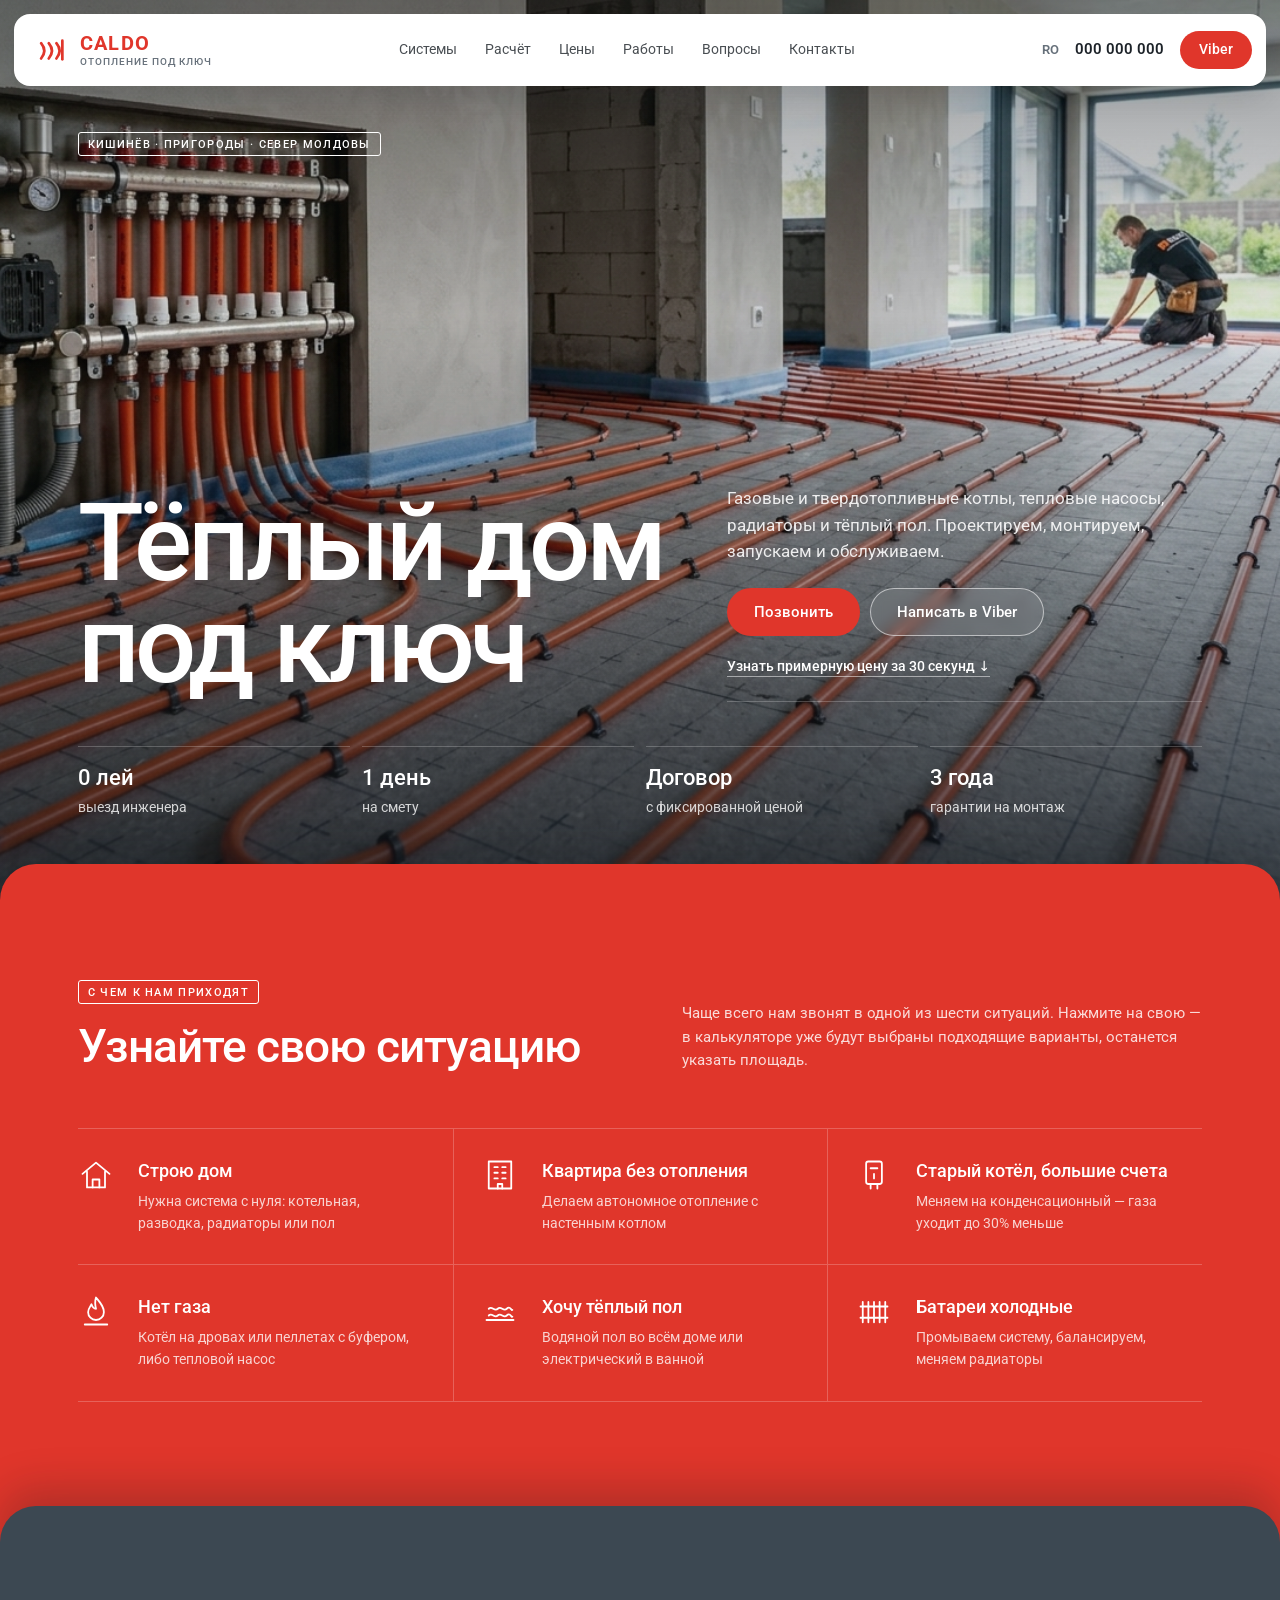
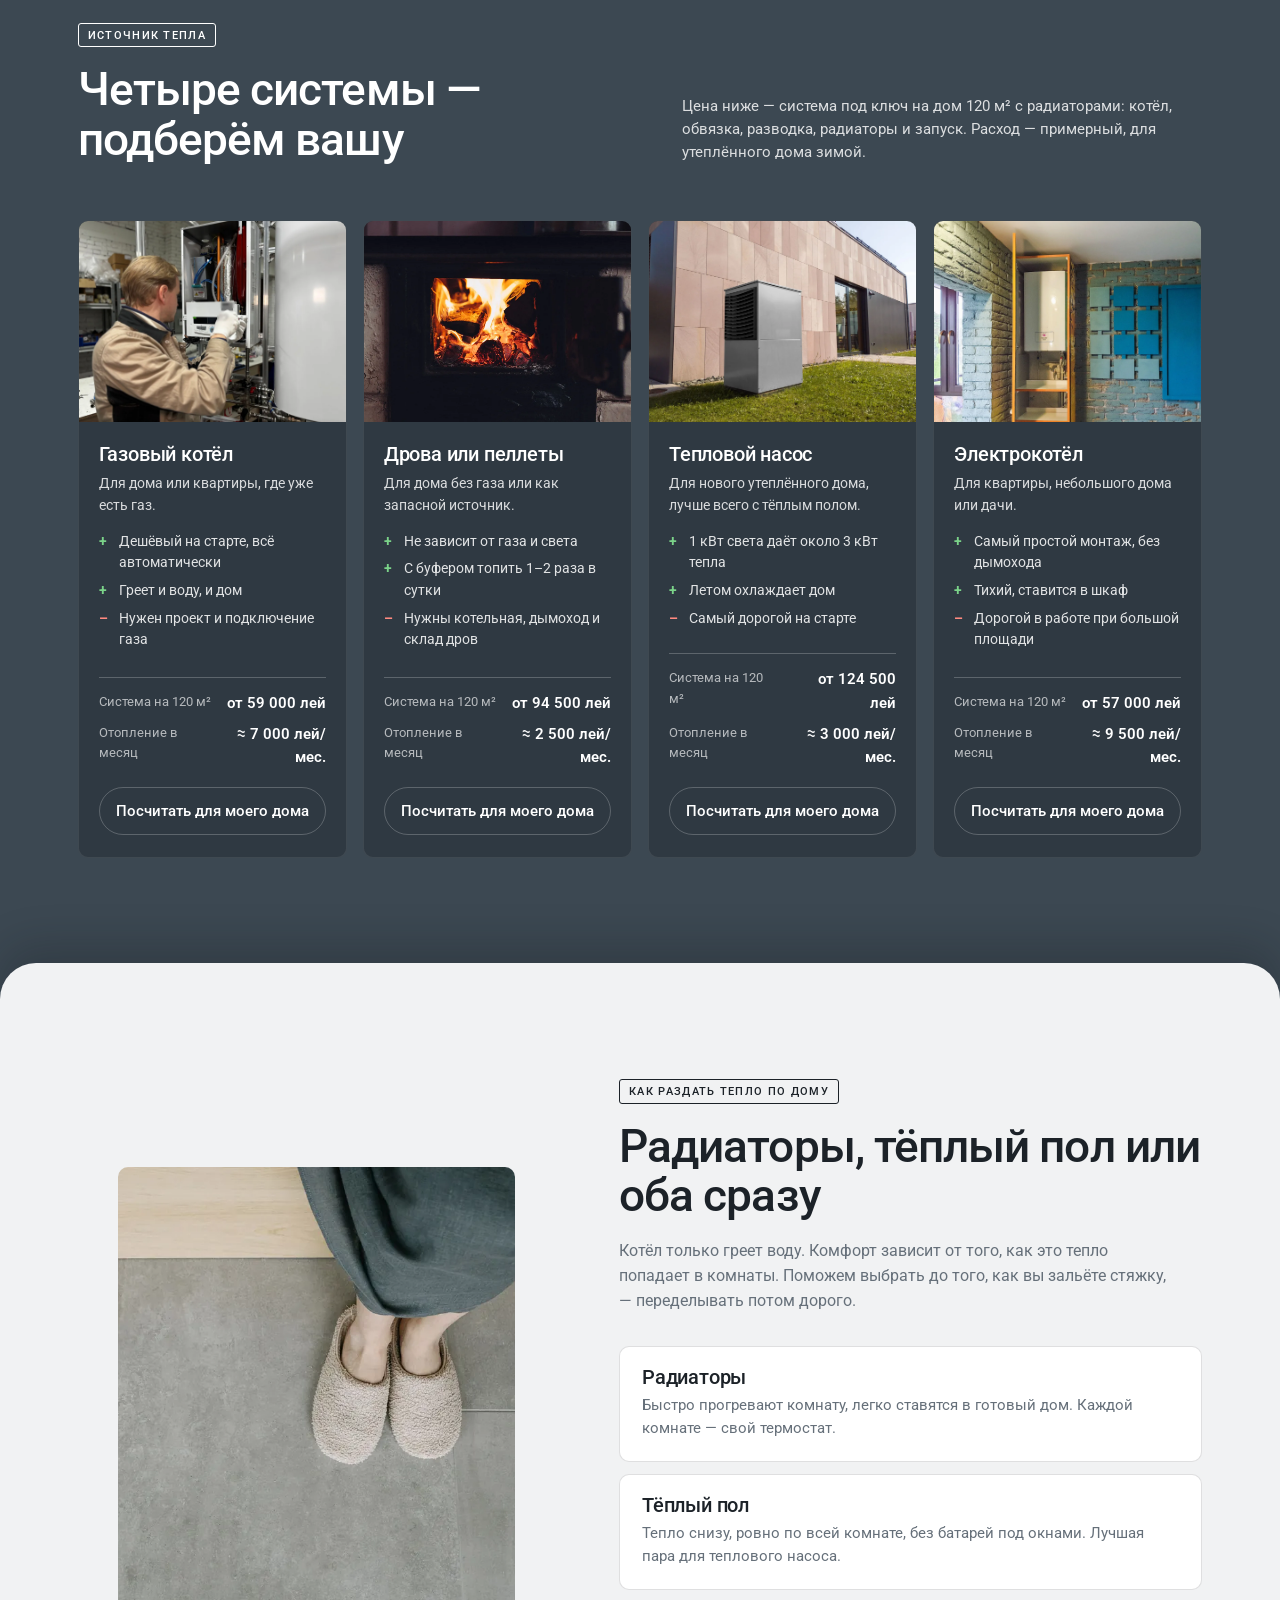
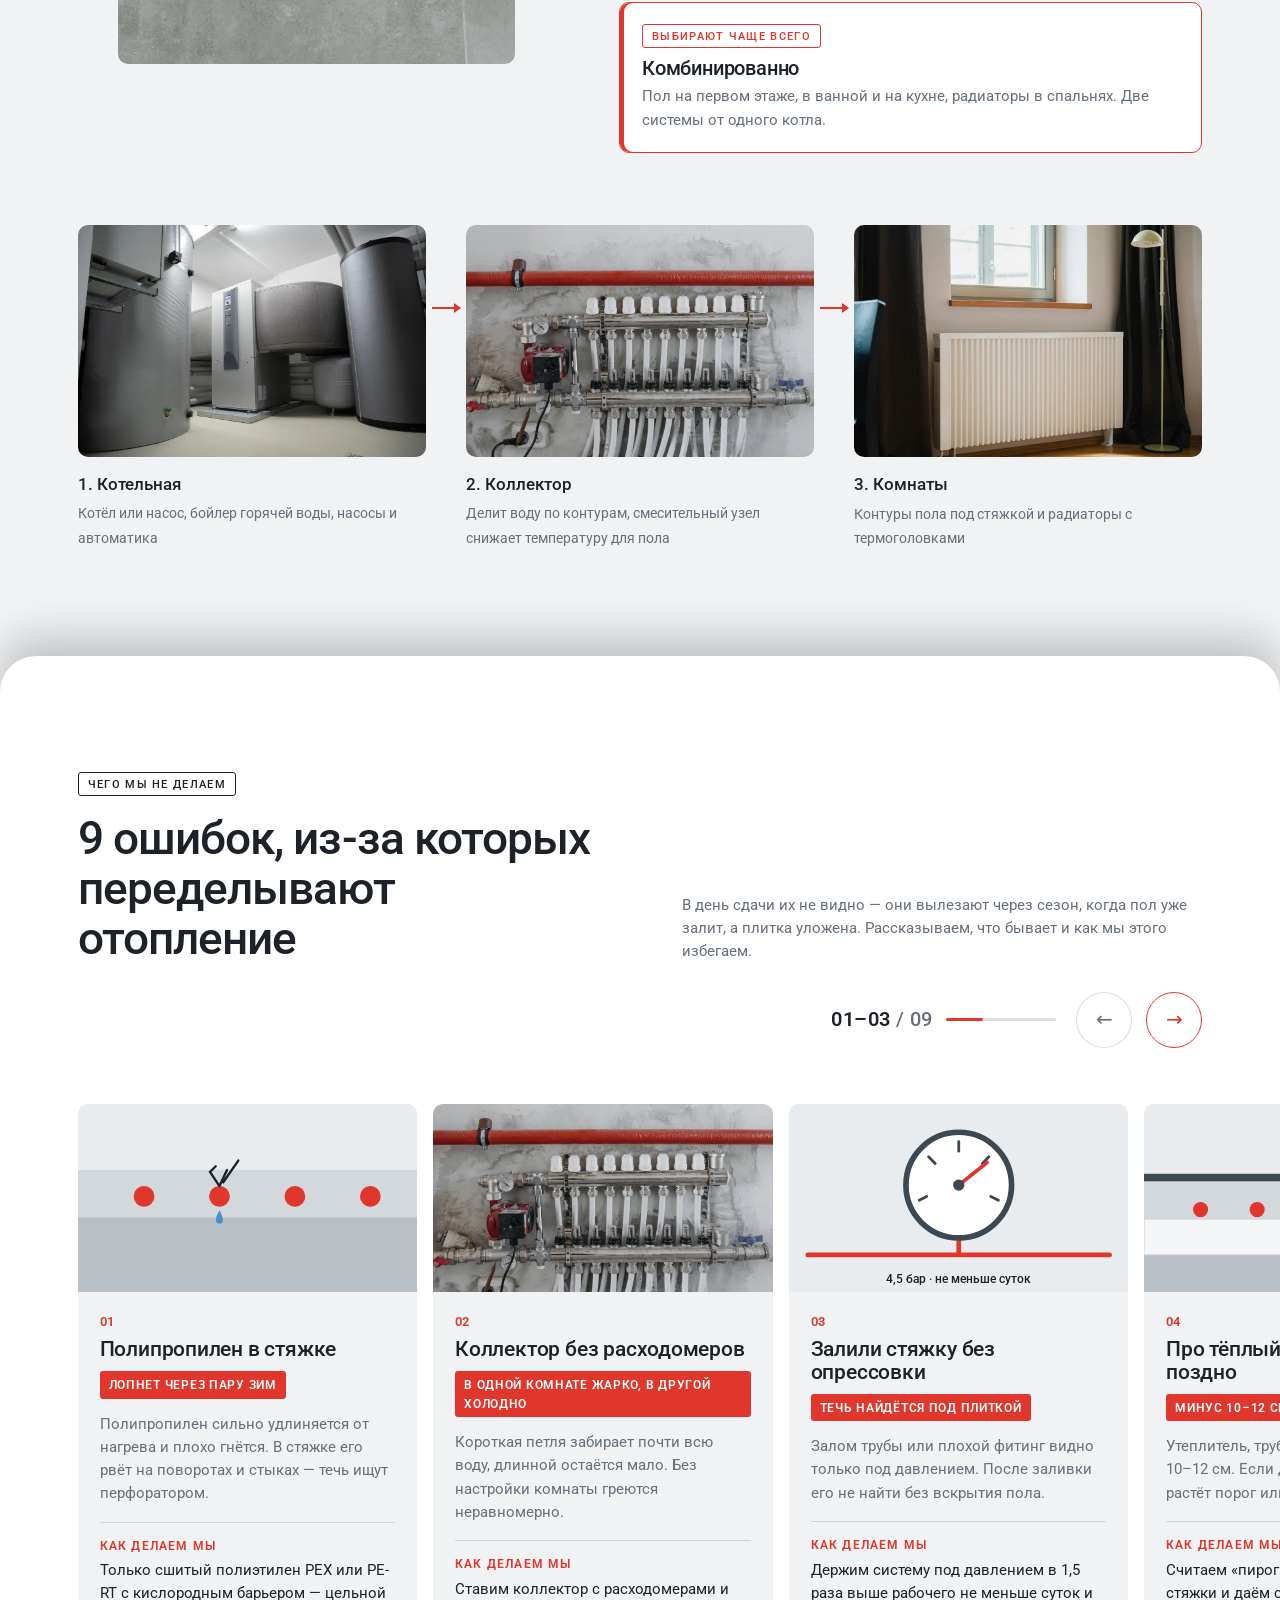
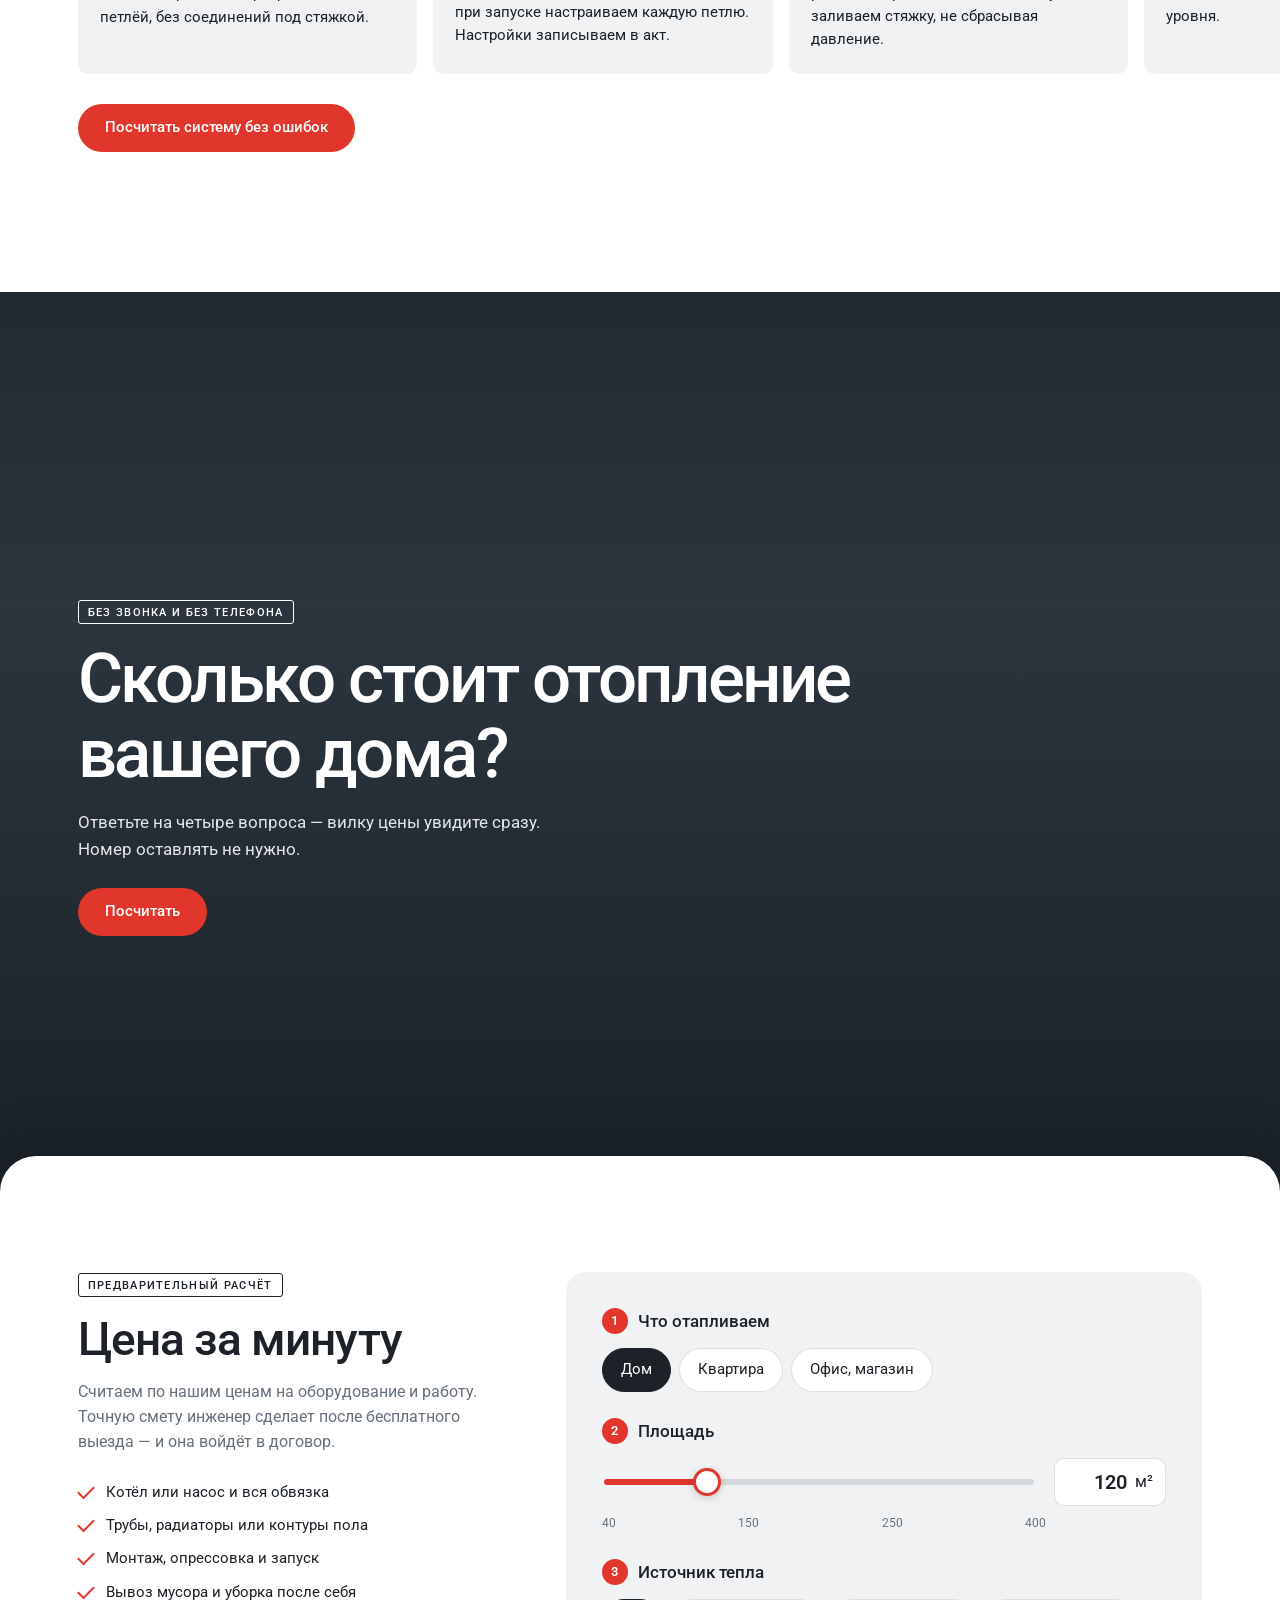
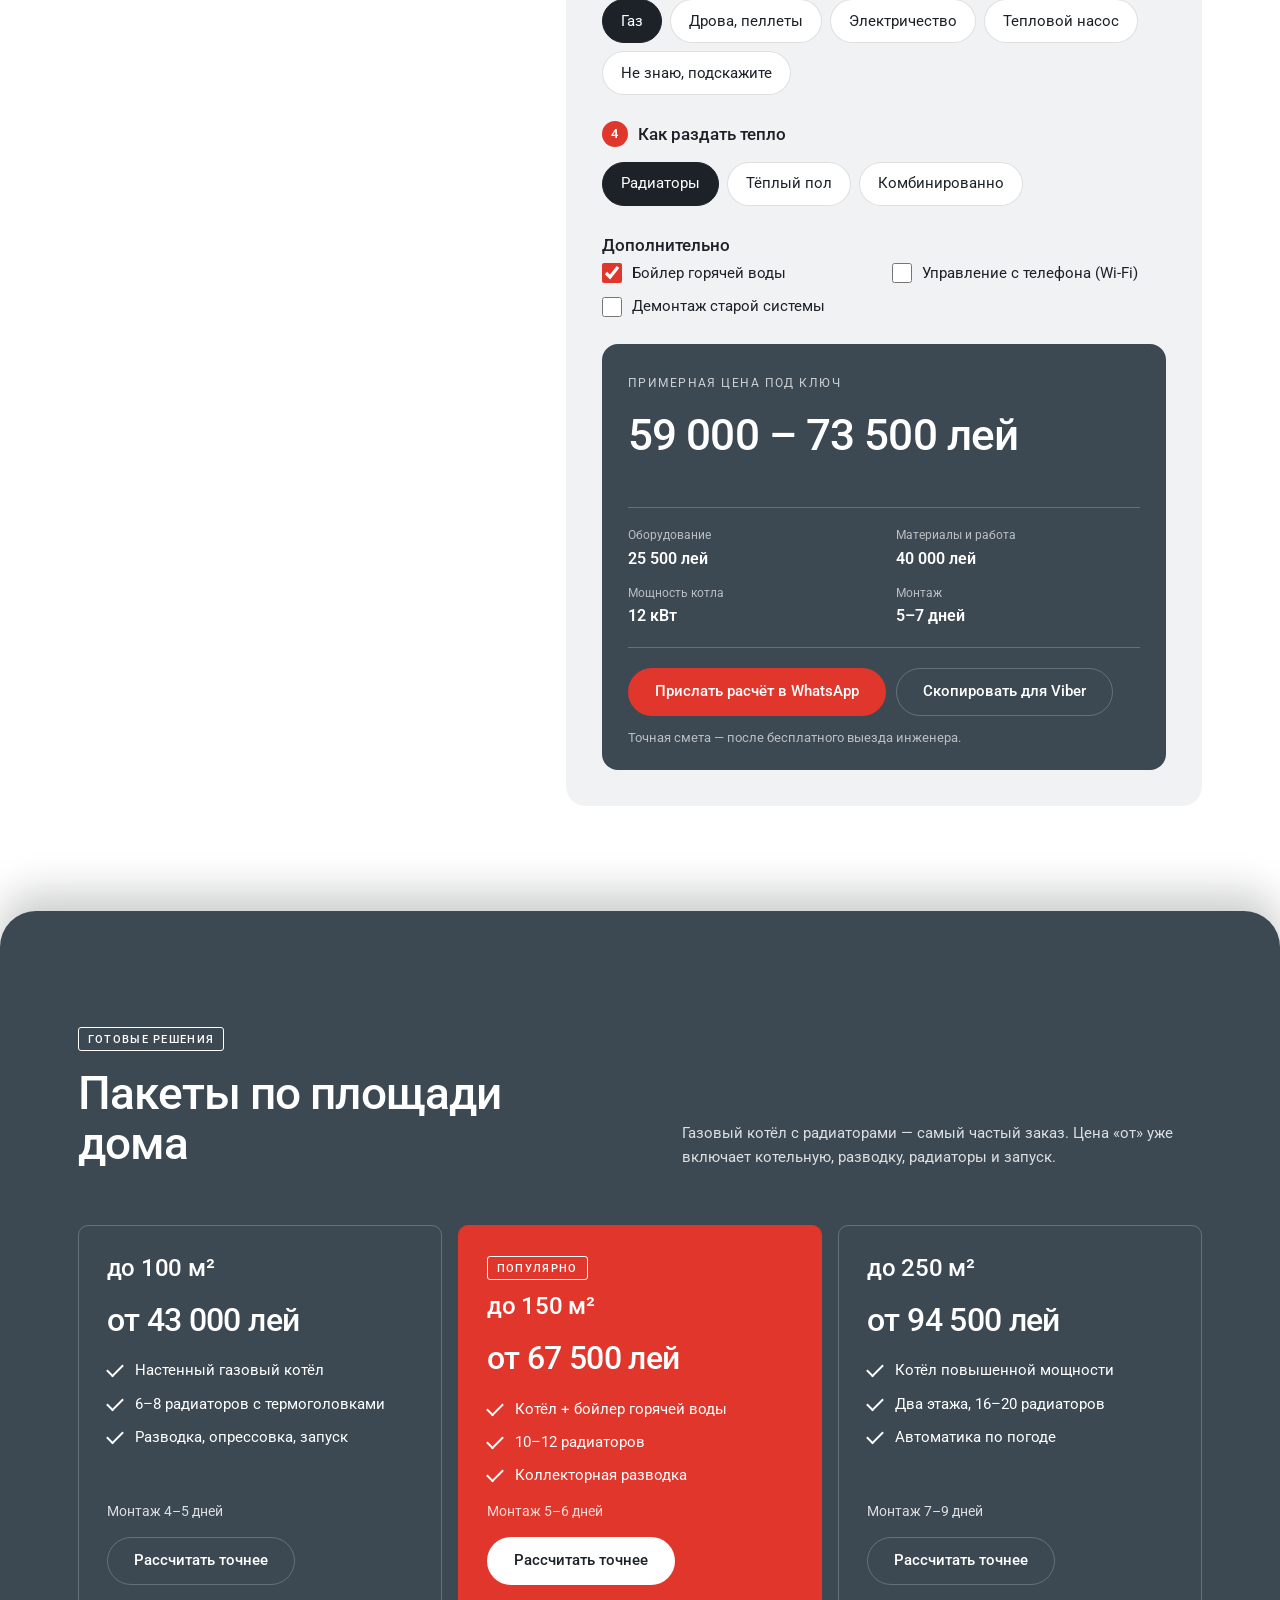
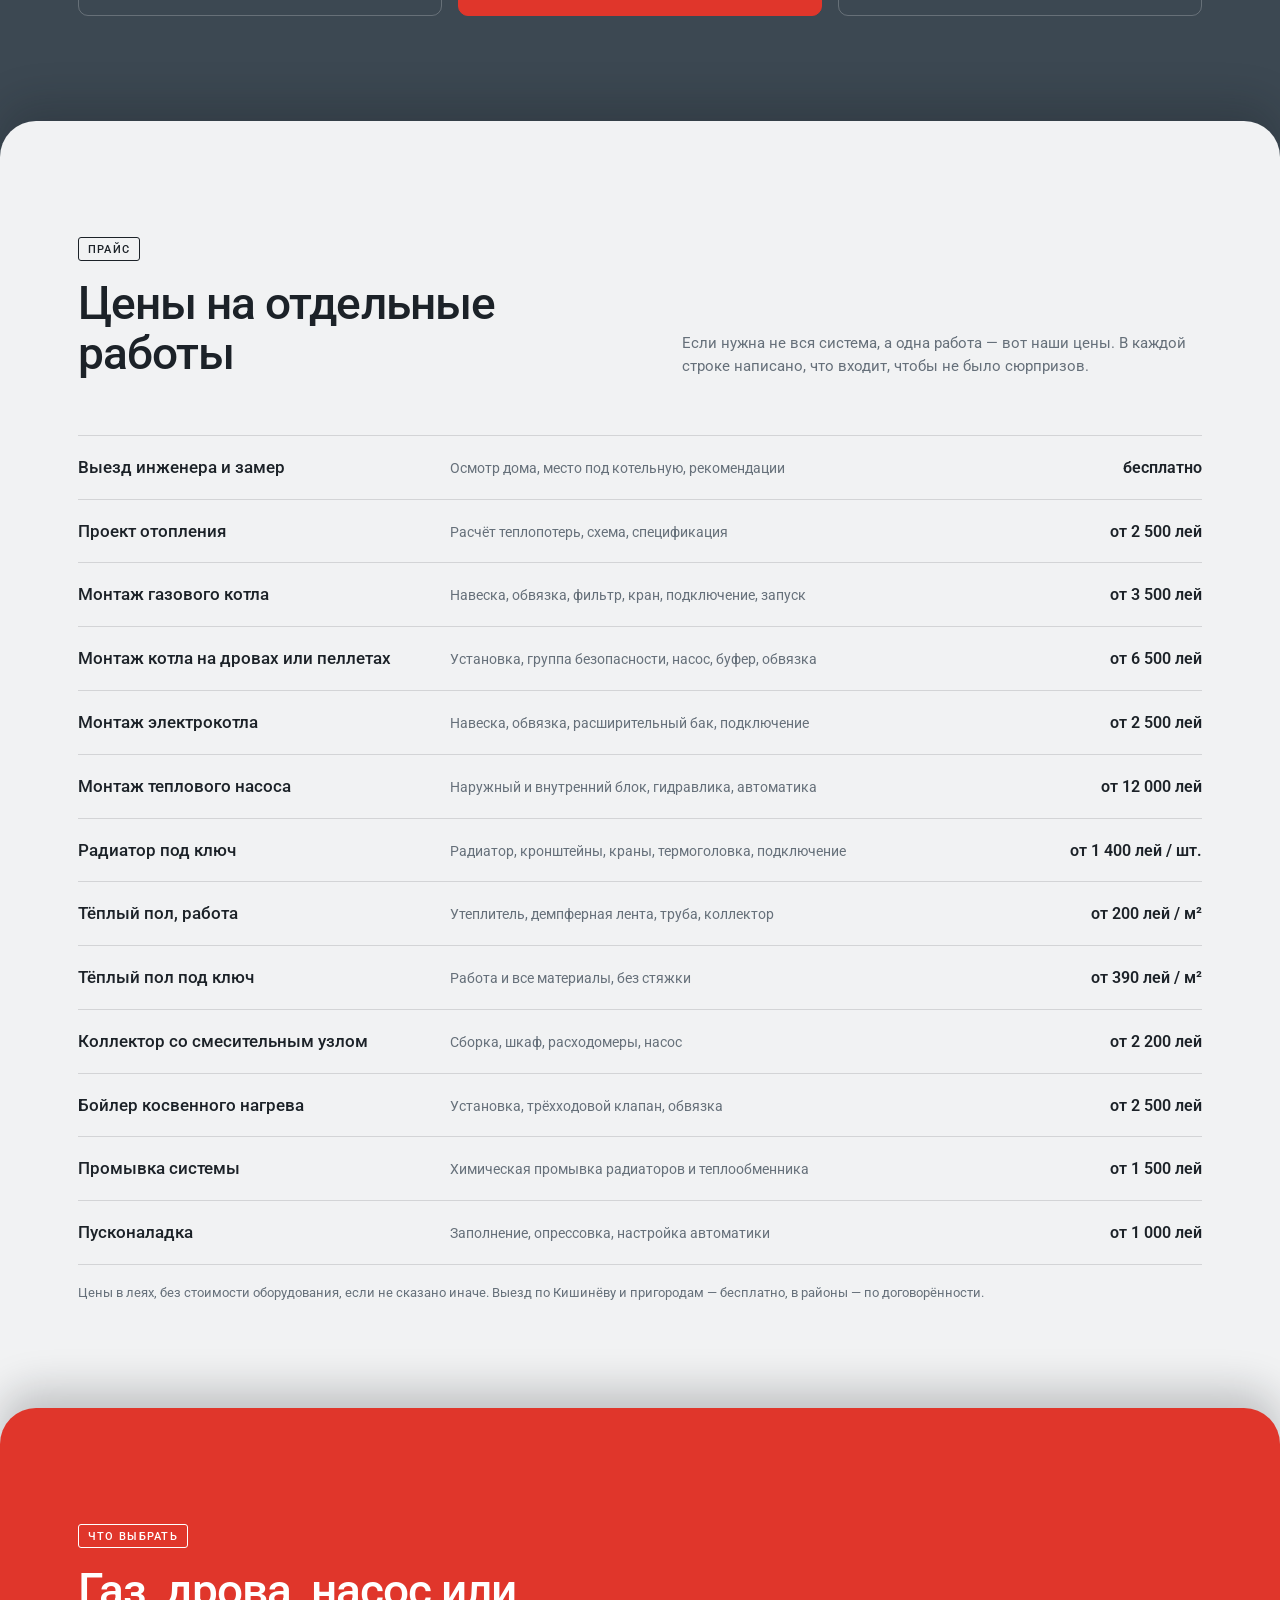
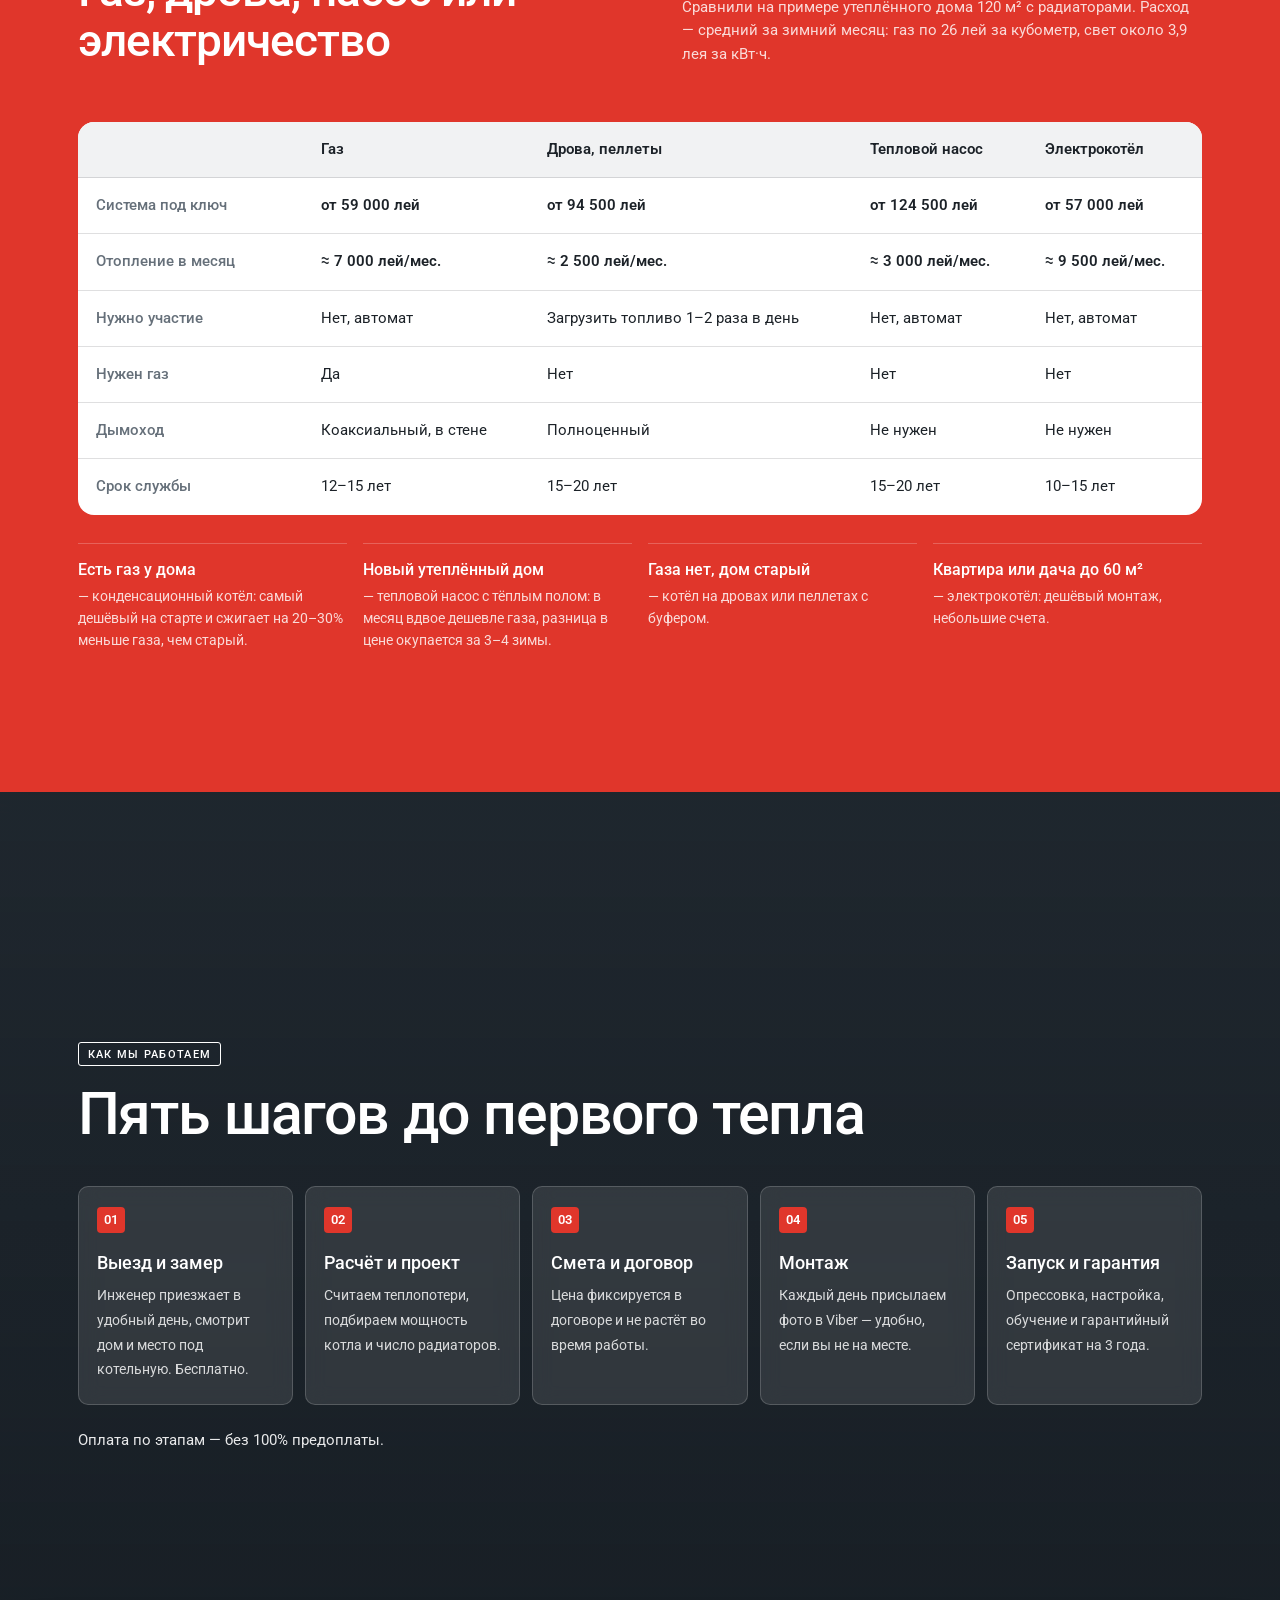
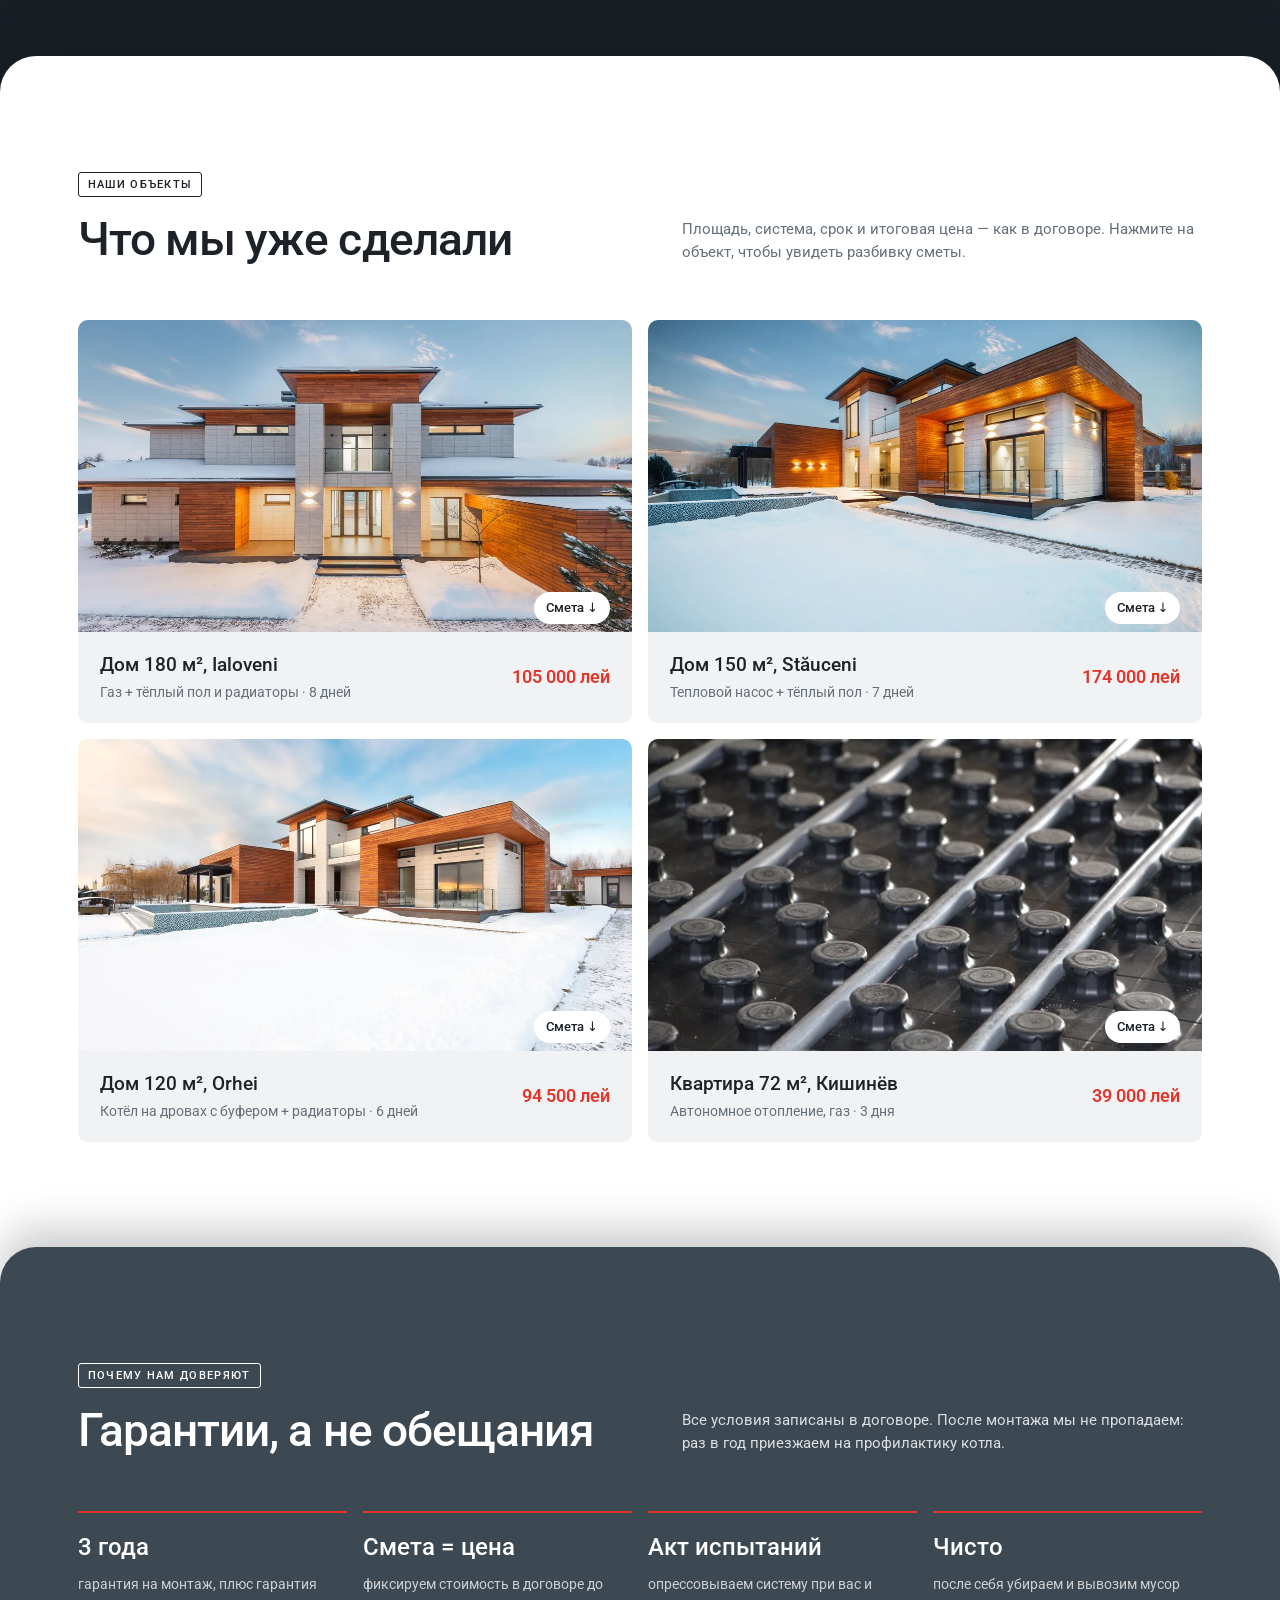
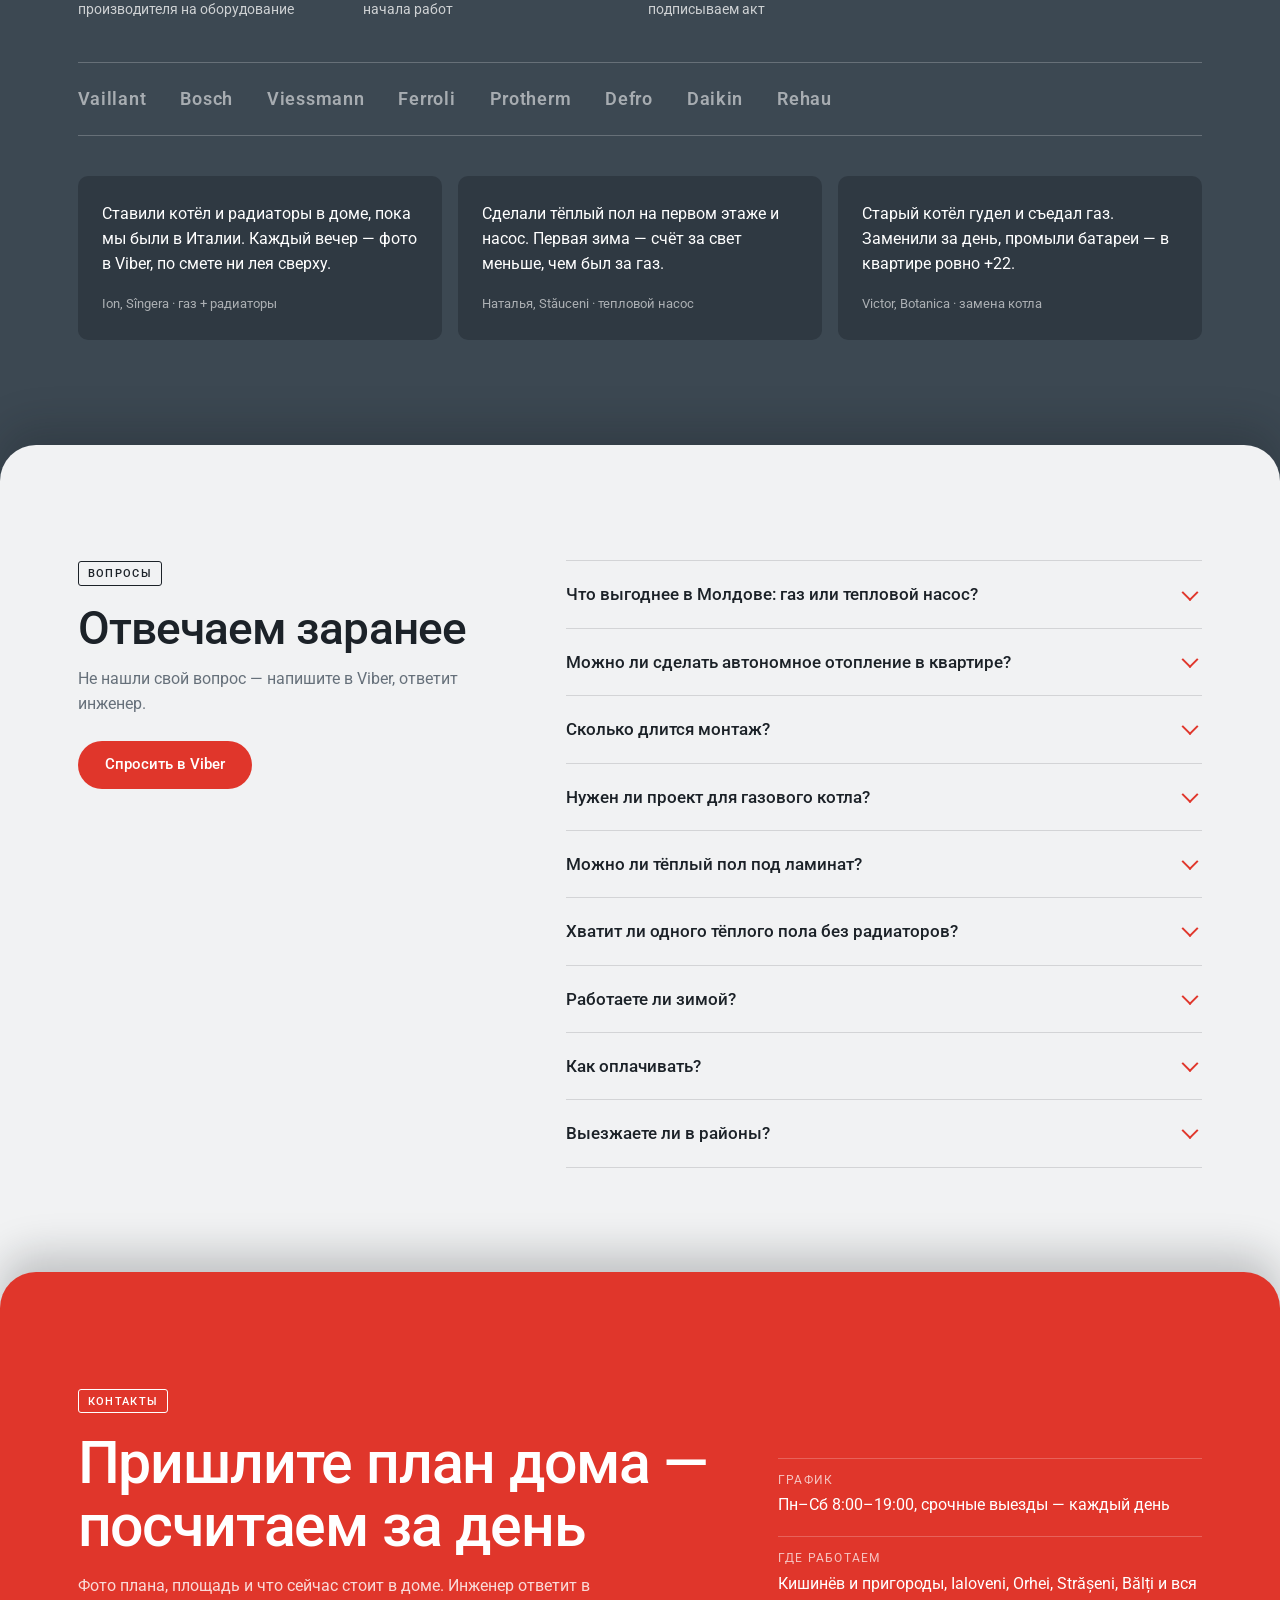
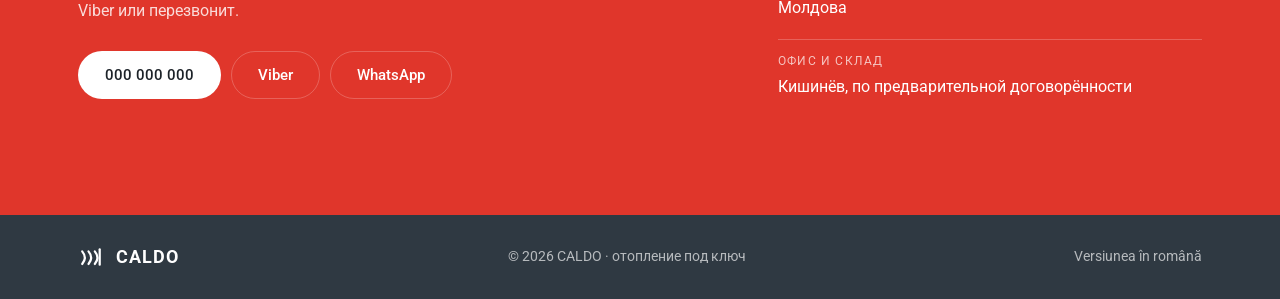
<file: index.html>
<!doctype html>
<html lang="ru">
<head>
<meta charset="utf-8">
<meta name="viewport" content="width=device-width, initial-scale=1">
<title>CALDO — отопление дома под ключ в Кишинёве и по Молдове</title>
<meta name="description" content="Газовые и твердотопливные котлы, тепловые насосы, радиаторы и тёплый пол. Примерная цена за минуту без звонка, договор с фиксированной сметой, гарантия на монтаж 3 года.">
<meta property="og:type" content="website">
<meta property="og:locale" content="ru_RU">
<meta property="og:site_name" content="CALDO">
<meta property="og:title" content="CALDO — отопление дома под ключ в Кишинёве и по Молдове">
<meta property="og:description" content="Газовые и твердотопливные котлы, тепловые насосы, радиаторы и тёплый пол. Примерная цена за минуту без звонка, договор с фиксированной сметой, гарантия на монтаж 3 года.">
<meta property="og:url" content="https://webonix-md.github.io/caldo/">
<meta property="og:image" content="https://webonix-md.github.io/caldo/img/og/og-square-ru.jpg">
<meta property="og:image:width" content="1200">
<meta property="og:image:height" content="1200">
<meta name="twitter:card" content="summary_large_image">
<link rel="preload" href="fonts/Roboto-Regular.woff2" as="font" type="font/woff2" crossorigin>
<link rel="preload" href="fonts/Roboto-Medium.woff2" as="font" type="font/woff2" crossorigin>
<link rel="preload" href="img/pol.jpg" as="image">
<link rel="alternate" hreflang="ro" href="ro.html">
<link rel="stylesheet" href="style.css?v=11">
</head>
<body>

<header class="top" id="top">
  <a class="logo" href="#hero" aria-label="CALDO — на главную">
    <svg viewBox="0 0 40 40" aria-hidden="true"><path d="M6 30c5-6 5-12 0-18M15 30c5-6 5-12 0-18M24 30c5-6 5-12 0-18" fill="none" stroke="currentColor" stroke-width="3.2" stroke-linecap="round"/><path d="M31 9v22" stroke="currentColor" stroke-width="3.2" stroke-linecap="round"/></svg>
    <span>CALDO<small>отопление под ключ</small></span>
  </a>
  <nav class="nav" id="nav">
    <a href="#systems">Системы</a>
    <a href="#calc">Расчёт</a>
    <a href="#price">Цены</a>
    <a href="#works">Работы</a>
    <a href="#faq">Вопросы</a>
    <a href="#contacts">Контакты</a>
  </nav>
  <div class="top__right">
    <a class="top__lang" href="ro.html" hreflang="ro">RO</a>
    <a class="top__phone" href="tel:+37300000000">000 000 000</a>
    <a class="btn btn--red btn--sm" href="viber://chat?number=%2B37300000000">Viber</a>
    <button class="burger" id="burger" aria-label="Меню" aria-expanded="false"><span></span><span></span></button>
  </div>
</header>

<!-- Стопка фото под страницей: видна в «окнах» (первый экран и два фото-экрана), меняется, пока закрыта секциями -->
<div class="bgstack" aria-hidden="true">
  <img class="on" src="img/pol.jpg" alt="" width="1376" height="768">
  <img src="img/band-house.webp" alt="" width="1920" height="1282" decoding="async">
  <img src="img/band-master.webp" alt="" width="1280" height="853" decoding="async">
</div>

<main>

<!-- 1. Первый экран -->
<section class="photo photo--hero win" id="hero">
  <div class="photo__in hero">
    <span class="tag tag--light">Кишинёв · пригороды · север Молдовы</span>
    <h1 class="hero__title">Тёплый дом<br>под ключ</h1>
    <div class="hero__side">
      <p>Газовые и твердотопливные котлы, тепловые насосы, радиаторы и тёплый пол. Проектируем, монтируем, запускаем и обслуживаем.</p>
      <div class="hero__btns">
        <a class="btn btn--red" href="tel:+37300000000">Позвонить</a>
        <a class="btn btn--glass" href="viber://chat?number=%2B37300000000">Написать в Viber</a>
      </div>
      <a class="hero__calc" href="#calc">Узнать примерную цену за 30 секунд <span aria-hidden="true">↓</span></a>
    </div>
    <ul class="hero__facts">
      <li><b>0 лей</b>выезд инженера</li>
      <li><b>1 день</b>на смету</li>
      <li><b>Договор</b>с фиксированной ценой</li>
      <li><b>3 года</b>гарантии на монтаж</li>
    </ul>
  </div>
</section>

<div class="grp">
<!-- 2. С чем приходят -->
<section class="sec sec--red stack" id="situations">
  <div class="wrap">
    <div class="head2">
      <div>
        <span class="tag">С чем к нам приходят</span>
        <h2>Узнайте свою ситуацию</h2>
      </div>
      <p>Чаще всего нам звонят в одной из шести ситуаций. Нажмите на свою — в калькуляторе уже будут выбраны подходящие варианты, останется указать площадь.</p>
    </div>
    <div class="sit">
      <button class="sit__item" data-pick='{"obj":"house","src":"gas","dist":"combo"}'>
        <svg viewBox="0 0 32 32"><path d="M4 15 16 5l12 10M8 13v14h16V13" /><path d="M13 27v-7h6v7"/></svg>
        <b>Строю дом</b><span>Нужна система с нуля: котельная, разводка, радиаторы или пол</span>
      </button>
      <button class="sit__item" data-pick='{"obj":"flat","src":"gas","dist":"rad"}'>
        <svg viewBox="0 0 32 32"><rect x="6" y="4" width="20" height="24"/><path d="M11 9h3M18 9h3M11 14h3M18 14h3M11 19h3M18 19h3M14 28v-4h4v4"/></svg>
        <b>Квартира без отопления</b><span>Делаем автономное отопление с настенным котлом</span>
      </button>
      <button class="sit__item" data-pick='{"obj":"house","src":"gas","dist":"rad"}'>
        <svg viewBox="0 0 32 32"><rect x="9" y="4" width="14" height="20" rx="2"/><path d="M13 28v-4M19 28v-4M13 10h6M16 15v4"/></svg>
        <b>Старый котёл, большие счета</b><span>Меняем на конденсационный — газа уходит до 30% меньше</span>
      </button>
      <button class="sit__item" data-pick='{"obj":"house","src":"solid","dist":"rad"}'>
        <svg viewBox="0 0 32 32"><path d="M16 4c4 5 7 8 7 13a7 7 0 0 1-14 0c0-3 2-5 3-7 1 3 2 4 4 4-1-4-1-7 0-10z"/><path d="M6 28h20"/></svg>
        <b>Нет газа</b><span>Котёл на дровах или пеллетах с буфером, либо тепловой насос</span>
      </button>
      <button class="sit__item" data-pick='{"obj":"house","src":"gas","dist":"floor"}'>
        <svg viewBox="0 0 32 32"><path d="M4 24h24M6 20c3-3 5 3 8 0s5 3 8 0 4 2 5 1M6 14c3-3 5 3 8 0s5 3 8 0 4 2 5 1"/></svg>
        <b>Хочу тёплый пол</b><span>Водяной пол во всём доме или электрический в ванной</span>
      </button>
      <button class="sit__item" data-pick='{"obj":"house","src":"gas","dist":"rad"}'>
        <svg viewBox="0 0 32 32"><path d="M6 8v18M11 8v18M16 8v18M21 8v18M26 8v18M4 12h24M4 22h24"/></svg>
        <b>Батареи холодные</b><span>Промываем систему, балансируем, меняем радиаторы</span>
      </button>
    </div>
  </div>
</section>

<!-- 3. Четыре системы -->
<section class="sec sec--slate stack" id="systems">
  <div class="wrap">
    <div class="head2">
      <div>
        <span class="tag tag--light">Источник тепла</span>
        <h2>Четыре системы — подберём вашу</h2>
      </div>
      <p>Цена ниже — система под ключ на дом 120 м² с радиаторами: котёл, обвязка, разводка, радиаторы и запуск. Расход — примерный, для утеплённого дома зимой.</p>
    </div>
    <div class="sys">
      <article class="sys__card">
        <img src="img/sys-gas.webp" alt="Мастер настраивает настенный газовый котёл" loading="lazy" width="1200" height="900">
        <div class="sys__body">
          <h3>Газовый котёл</h3>
          <p class="sys__who">Для дома или квартиры, где уже есть газ.</p>
          <ul class="pm">
            <li class="plus">Дешёвый на старте, всё автоматически</li>
            <li class="plus">Греет и воду, и дом</li>
            <li class="minus">Нужен проект и подключение газа</li>
          </ul>
          <dl class="sys__nums">
            <div><dt>Система на 120 м²</dt><dd data-sys="gas">—</dd></div>
            <div><dt>Отопление в месяц</dt><dd data-run="gas">—</dd></div>
          </dl>
          <button class="btn btn--line" data-pick='{"src":"gas"}'>Посчитать для моего дома</button>
        </div>
      </article>
      <article class="sys__card">
        <img src="img/sys-solid.webp" alt="Горящие дрова в топке" loading="lazy" width="1200" height="800">
        <div class="sys__body">
          <h3>Дрова или пеллеты</h3>
          <p class="sys__who">Для дома без газа или как запасной источник.</p>
          <ul class="pm">
            <li class="plus">Не зависит от газа и света</li>
            <li class="plus">С буфером топить 1–2 раза в сутки</li>
            <li class="minus">Нужны котельная, дымоход и склад дров</li>
          </ul>
          <dl class="sys__nums">
            <div><dt>Система на 120 м²</dt><dd data-sys="solid">—</dd></div>
            <div><dt>Отопление в месяц</dt><dd data-run="solid">—</dd></div>
          </dl>
          <button class="btn btn--line" data-pick='{"src":"solid"}'>Посчитать для моего дома</button>
        </div>
      </article>
      <article class="sys__card">
        <img src="img/sys-pump.webp" alt="Наружный блок теплового насоса у современного дома" loading="lazy" width="1200" height="902">
        <div class="sys__body">
          <h3>Тепловой насос</h3>
          <p class="sys__who">Для нового утеплённого дома, лучше всего с тёплым полом.</p>
          <ul class="pm">
            <li class="plus">1 кВт света даёт около 3 кВт тепла</li>
            <li class="plus">Летом охлаждает дом</li>
            <li class="minus">Самый дорогой на старте</li>
          </ul>
          <dl class="sys__nums">
            <div><dt>Система на 120 м²</dt><dd data-sys="pump">—</dd></div>
            <div><dt>Отопление в месяц</dt><dd data-run="pump">—</dd></div>
          </dl>
          <button class="btn btn--line" data-pick='{"src":"pump"}'>Посчитать для моего дома</button>
        </div>
      </article>
      <article class="sys__card">
        <img src="img/sys-electric.webp" alt="Настенный электрический котёл в шкафу" loading="lazy" width="1200" height="900">
        <div class="sys__body">
          <h3>Электрокотёл</h3>
          <p class="sys__who">Для квартиры, небольшого дома или дачи.</p>
          <ul class="pm">
            <li class="plus">Самый простой монтаж, без дымохода</li>
            <li class="plus">Тихий, ставится в шкаф</li>
            <li class="minus">Дорогой в работе при большой площади</li>
          </ul>
          <dl class="sys__nums">
            <div><dt>Система на 120 м²</dt><dd data-sys="el">—</dd></div>
            <div><dt>Отопление в месяц</dt><dd data-run="el">—</dd></div>
          </dl>
          <button class="btn btn--line" data-pick='{"src":"el"}'>Посчитать для моего дома</button>
        </div>
      </article>
    </div>
  </div>
</section>

<!-- 4. Радиаторы или тёплый пол -->
<section class="sec sec--light stack" id="heat">
  <div class="wrap">
    <div class="split">
      <figure class="split__img">
        <img src="img/floor-tile.webp" alt="Ноги в домашних тапочках на тёплой плитке" loading="lazy" width="1100" height="733">
      </figure>
      <div class="split__text">
        <span class="tag">Как раздать тепло по дому</span>
        <h2>Радиаторы, тёплый пол или оба сразу</h2>
        <p>Котёл только греет воду. Комфорт зависит от того, как это тепло попадает в комнаты. Поможем выбрать до того, как вы зальёте стяжку, — переделывать потом дорого.</p>
        <div class="opt">
          <div class="opt__item">
            <h3>Радиаторы</h3>
            <p>Быстро прогревают комнату, легко ставятся в готовый дом. Каждой комнате — свой термостат.</p>
          </div>
          <div class="opt__item">
            <h3>Тёплый пол</h3>
            <p>Тепло снизу, ровно по всей комнате, без батарей под окнами. Лучшая пара для теплового насоса.</p>
          </div>
          <div class="opt__item opt__item--hot">
            <span class="tag tag--red">Выбирают чаще всего</span>
            <h3>Комбинированно</h3>
            <p>Пол на первом этаже, в ванной и на кухне, радиаторы в спальнях. Две системы от одного котла.</p>
          </div>
        </div>
      </div>
    </div>
    <div class="scheme" aria-label="Схема: котёл, коллектор, контуры тёплого пола и радиаторы">
      <div class="scheme__step"><img src="img/sys-pump-room.webp" alt="Котельная с баками и внутренним блоком" loading="lazy" width="1100" height="733"><b>1. Котельная</b><span>Котёл или насос, бойлер горячей воды, насосы и автоматика</span></div>
      <div class="scheme__arrow" aria-hidden="true"></div>
      <div class="scheme__step"><img src="img/collector-1.webp" alt="Коллектор тёплого пола с расходомерами" loading="lazy" width="1100" height="734"><b>2. Коллектор</b><span>Делит воду по контурам, смесительный узел снижает температуру для пола</span></div>
      <div class="scheme__arrow" aria-hidden="true"></div>
      <div class="scheme__step"><img src="img/rad-room.webp" alt="Белый панельный радиатор под окном" loading="lazy" width="1100" height="732"><b>3. Комнаты</b><span>Контуры пола под стяжкой и радиаторы с термоголовками</span></div>
    </div>
  </div>
</section>

<!-- 4б. Ошибки монтажа -->
<section class="sec sec--white stack stack--flow" id="mistakes">
  <div class="wrap">
    <div class="head2">
      <div>
        <span class="tag">Чего мы не делаем</span>
        <h2>9 ошибок, из-за которых переделывают отопление</h2>
      </div>
      <p>В день сдачи их не видно — они вылезают через сезон, когда пол уже залит, а плитка уложена. Рассказываем, что бывает и как мы этого избегаем.</p>
    </div>
    <div class="mis" id="mis" tabindex="0" aria-label="Ошибки монтажа, листается вбок">

      <article class="mis__card">
        <div class="mis__pic"><svg class="ill" viewBox="0 0 360 200" aria-hidden="true"><rect class="ill-slab" x="0" y="120" width="360" height="80"/><rect class="ill-screed" x="0" y="70" width="360" height="50"/><circle class="ill-pipe" cx="70" cy="98" r="11"/><circle class="ill-pipe" cx="150" cy="98" r="11"/><circle class="ill-pipe" cx="230" cy="98" r="11"/><circle class="ill-pipe" cx="310" cy="98" r="11"/><path class="ill-crack" d="M150 87 158 70M150 87 140 72 146 66M154 83 170 60"/><path class="ill-drop" d="M150 113c-5 8-5 14 0 14s5-6 0-14z"/></svg></div>
        <span class="mis__n">01</span>
        <h3>Полипропилен в стяжке</h3>
        <em class="mis__risk">Лопнет через пару зим</em>
        <p>Полипропилен сильно удлиняется от нагрева и плохо гнётся. В стяжке его рвёт на поворотах и стыках — течь ищут перфоратором.</p>
        <p class="mis__ok"><b>Как делаем мы</b>Только сшитый полиэтилен PEX или PE-RT с кислородным барьером — цельной петлёй, без соединений под стяжкой.</p>
      </article>

      <article class="mis__card">
        <div class="mis__pic"><img src="img/collector-1.webp" alt="Коллектор тёплого пола с расходомерами на каждом контуре" loading="lazy" width="1100" height="734"></div>
        <span class="mis__n">02</span>
        <h3>Коллектор без расходомеров</h3>
        <em class="mis__risk">В одной комнате жарко, в другой холодно</em>
        <p>Короткая петля забирает почти всю воду, длинной остаётся мало. Без настройки комнаты греются неравномерно.</p>
        <p class="mis__ok"><b>Как делаем мы</b>Ставим коллектор с расходомерами и при запуске настраиваем каждую петлю. Настройки записываем в акт.</p>
      </article>

      <article class="mis__card">
        <div class="mis__pic"><svg class="ill" viewBox="0 0 360 200" aria-hidden="true"><path class="ill-pipe-l" d="M20 160h320M180 160v-16"/><circle class="ill-gauge" cx="180" cy="86" r="56"/><path class="ill-tick" d="M138 102l8-4M180 40v10M222 102l-8-4M148 56l7 7M212 56l-7 7"/><path class="ill-needle" d="M180 86 210 62"/><circle class="ill-hub" cx="180" cy="86" r="6"/><text class="ill-txt" x="180" y="190" text-anchor="middle">4,5 бар · не меньше суток</text></svg></div>
        <span class="mis__n">03</span>
        <h3>Залили стяжку без опрессовки</h3>
        <em class="mis__risk">Течь найдётся под плиткой</em>
        <p>Залом трубы или плохой фитинг видно только под давлением. После заливки его не найти без вскрытия пола.</p>
        <p class="mis__ok"><b>Как делаем мы</b>Держим систему под давлением в 1,5 раза выше рабочего не меньше суток и заливаем стяжку, не сбрасывая давление.</p>
      </article>

      <article class="mis__card">
        <div class="mis__pic"><svg class="ill" viewBox="0 0 360 200" aria-hidden="true"><rect class="ill-slab" x="0" y="160" width="360" height="40"/><rect class="ill-ins" x="0" y="122" width="360" height="38"/><rect class="ill-screed" x="0" y="82" width="360" height="40"/><circle class="ill-pipe" cx="60" cy="112" r="8"/><circle class="ill-pipe" cx="120" cy="112" r="8"/><circle class="ill-pipe" cx="180" cy="112" r="8"/><rect class="ill-tile" x="0" y="74" width="250" height="8"/><path class="ill-door" d="M262 20v54h80V20"/><path class="ill-dim" d="M300 82v78M294 82h12M294 160h12"/><text class="ill-txt" x="292" y="126" text-anchor="end">10–12 см</text></svg></div>
        <span class="mis__n">04</span>
        <h3>Про тёплый пол вспомнили поздно</h3>
        <em class="mis__risk">Минус 10–12 см высоты</em>
        <p>Утеплитель, труба и стяжка занимают 10–12 см. Если двери и окна уже стоят — растёт порог или пол отменяется.</p>
        <p class="mis__ok"><b>Как делаем мы</b>Считаем «пирог» пола до черновой стяжки и даём строителям отметки уровня.</p>
      </article>

      <article class="mis__card">
        <div class="mis__pic"><img src="img/hero-floor.webp" alt="Трубы тёплого пола на теплоизоляционных матах" loading="lazy" width="1280" height="855"></div>
        <span class="mis__n">05</span>
        <h3>Подложка вместо утеплителя</h3>
        <em class="mis__risk">Счета выше на 30–50%</em>
        <p>Тонкая фольгированная подложка тепло не держит — оно уходит в плиту перекрытия и в грунт.</p>
        <p class="mis__ok"><b>Как делаем мы</b>Под трубу — от 50 мм пенополистирола в квартире и от 100 мм в доме на грунте.</p>
      </article>

      <article class="mis__card">
        <div class="mis__pic"><svg class="ill" viewBox="0 0 360 200" aria-hidden="true"><rect class="ill-cold" x="10" y="20" width="160" height="160" rx="6"/><path class="ill-pipe-s" d="M30 40h120v40H30v40h120v40H30"/><rect class="ill-warm" x="190" y="20" width="160" height="160" rx="6"/><path class="ill-pipe-s" d="M210 36h120v18H210v18h120v18H210v18h120v18H210v18h120v18H210"/><text class="ill-txt" x="90" y="196" text-anchor="middle">шаг 30 см</text><text class="ill-txt" x="270" y="196" text-anchor="middle">шаг 15 см</text></svg></div>
        <span class="mis__n">06</span>
        <h3>Слишком большой шаг укладки</h3>
        <em class="mis__risk">Пол «полосами»</em>
        <p>При шаге 30 см между трубами остаются холодные полосы — босиком это сразу чувствуется.</p>
        <p class="mis__ok"><b>Как делаем мы</b>Шаг 10–15 см у окон и наружных стен, 15–20 см в середине комнаты — по расчёту теплопотерь.</p>
      </article>

      <article class="mis__card">
        <div class="mis__pic"><svg class="ill" viewBox="0 0 360 200" aria-hidden="true"><rect class="ill-room" x="10" y="20" width="160" height="160" rx="6"/><path class="ill-pipe-s" d="M30 180V40h120v120H50V60h80v80H70V80h40v40H90"/><rect class="ill-room" x="190" y="20" width="160" height="160" rx="6"/><path class="ill-pipe-s" d="M205 180V40h40v120M262 180V40h40v120M318 180V40h20v120"/><text class="ill-txt" x="90" y="196" text-anchor="middle">1 петля 160 м</text><text class="ill-txt" x="270" y="196" text-anchor="middle">3 петли по 60 м</text></svg></div>
        <span class="mis__n">07</span>
        <h3>Одна петля на большую комнату</h3>
        <em class="mis__risk">Дальний угол холодный</em>
        <p>У длинной петли большое сопротивление: насос её не продавливает, вода остывает задолго до конца.</p>
        <p class="mis__ok"><b>Как делаем мы</b>Петля не длиннее 80–90 м для трубы 16 мм. Большую комнату делим на 2–3 контура.</p>
      </article>

      <article class="mis__card">
        <div class="mis__pic"><img src="img/step-plan.webp" alt="План дома, уровень и каска на столе" loading="lazy" width="1100" height="734"></div>
        <span class="mis__n">08</span>
        <h3>Котёл «с запасом» на глаз</h3>
        <em class="mis__risk">Котёл быстрее изнашивается</em>
        <p>Слишком мощный котёл постоянно включается и выключается: КПД падает, детали изнашиваются, газа уходит больше.</p>
        <p class="mis__ok"><b>Как делаем мы</b>Подбираем мощность по расчёту теплопотерь дома — с учётом стен, окон и утепления, а не только площади.</p>
      </article>

      <article class="mis__card">
        <div class="mis__pic"><img src="img/collector-3.webp" alt="Коллектор со смесительным узлом и насосом" loading="lazy" width="1100" height="825"></div>
        <span class="mis__n">09</span>
        <h3>Пол подключён прямо к котлу</h3>
        <em class="mis__risk">Перегрев и трещины в стяжке</em>
        <p>Котёл даёт 60–80 °C, а полу нужно 35–45 °C. Без смешивания пол обжигает, а стяжка трескается.</p>
        <p class="mis__ok"><b>Как делаем мы</b>Ставим на коллектор пола смесительный узел с термостатическим клапаном и своим насосом.</p>
      </article>

    </div>
    <div class="mis__nav">
      <button class="mis__btn" data-dir="-1" aria-label="Назад"><span aria-hidden="true">←</span></button>
      <button class="mis__btn" data-dir="1" aria-label="Вперёд"><span aria-hidden="true">→</span></button>
      <a class="btn btn--red" href="#calc">Посчитать систему без ошибок</a>
    </div>
  </div>
</section>

</div>

<!-- 5. Фото-разделитель перед калькулятором -->
<section class="photo photo--band win" id="band-calc">
  <div class="photo__in band">
    <span class="tag tag--light">Без звонка и без телефона</span>
    <h2>Сколько стоит отопление вашего дома?</h2>
    <p>Ответьте на четыре вопроса — вилку цены увидите сразу. Номер оставлять не нужно.</p>
    <a class="btn btn--red" href="#calc">Посчитать</a>
  </div>
</section>

<div class="grp">
<!-- 6. Калькулятор -->
<section class="sec sec--white stack" id="calc">
  <div class="wrap calc">
    <div class="calc__intro">
      <span class="tag">Предварительный расчёт</span>
      <h2>Цена за минуту</h2>
      <p>Считаем по нашим ценам на оборудование и работу. Точную смету инженер сделает после бесплатного выезда — и она войдёт в договор.</p>
      <ul class="check">
        <li>Котёл или насос и вся обвязка</li>
        <li>Трубы, радиаторы или контуры пола</li>
        <li>Монтаж, опрессовка и запуск</li>
        <li>Вывоз мусора и уборка после себя</li>
      </ul>
    </div>

    <form class="calc__box" id="calcForm" onsubmit="return false">
      <fieldset class="q">
        <legend><i>1</i>Что отапливаем</legend>
        <div class="chips" data-group="obj">
          <label><input type="radio" name="obj" value="house" checked><span>Дом</span></label>
          <label><input type="radio" name="obj" value="flat"><span>Квартира</span></label>
          <label><input type="radio" name="obj" value="biz"><span>Офис, магазин</span></label>
        </div>
      </fieldset>

      <fieldset class="q">
        <legend><i>2</i>Площадь</legend>
        <div class="area">
          <input type="range" id="area" min="40" max="400" step="5" value="120" aria-label="Площадь, м²">
          <label class="area__num"><input type="number" id="areaNum" min="20" max="1000" value="120" inputmode="numeric"><span>м²</span></label>
        </div>
        <div class="area__scale" aria-hidden="true"><span>40</span><span>150</span><span>250</span><span>400</span></div>
      </fieldset>

      <fieldset class="q">
        <legend><i>3</i>Источник тепла</legend>
        <div class="chips chips--4" data-group="src">
          <label><input type="radio" name="src" value="gas" checked><span>Газ</span></label>
          <label><input type="radio" name="src" value="solid"><span>Дрова, пеллеты</span></label>
          <label><input type="radio" name="src" value="el"><span>Электричество</span></label>
          <label><input type="radio" name="src" value="pump"><span>Тепловой насос</span></label>
          <label><input type="radio" name="src" value="unknown"><span>Не знаю, подскажите</span></label>
        </div>
      </fieldset>

      <fieldset class="q">
        <legend><i>4</i>Как раздать тепло</legend>
        <div class="chips" data-group="dist">
          <label><input type="radio" name="dist" value="rad" checked><span>Радиаторы</span></label>
          <label><input type="radio" name="dist" value="floor"><span>Тёплый пол</span></label>
          <label><input type="radio" name="dist" value="combo"><span>Комбинированно</span></label>
        </div>
      </fieldset>

      <fieldset class="q q--opts">
        <legend>Дополнительно</legend>
        <label class="opt-check"><input type="checkbox" name="boiler" checked><span>Бойлер горячей воды</span></label>
        <label class="opt-check"><input type="checkbox" name="wifi"><span>Управление с телефона (Wi-Fi)</span></label>
        <label class="opt-check" id="optChimney"><input type="checkbox" name="chimney"><span>Дымоход из нержавейки</span></label>
        <label class="opt-check"><input type="checkbox" name="demount"><span>Демонтаж старой системы</span></label>
      </fieldset>

      <div class="res" aria-live="polite">
        <span class="res__label">Примерная цена под ключ</span>
        <div class="res__sum" id="resSum">—</div>
        <p class="res__note" id="resNote"></p>
        <dl class="res__rows">
          <div><dt>Оборудование</dt><dd id="resEq">—</dd></div>
          <div><dt>Материалы и работа</dt><dd id="resWork">—</dd></div>
          <div><dt>Мощность котла</dt><dd id="resKw">—</dd></div>
          <div><dt>Монтаж</dt><dd id="resDays">—</dd></div>
        </dl>
        <div class="res__btns">
          <a class="btn btn--red" id="sendWa" href="#" target="_blank" rel="noopener">Прислать расчёт в WhatsApp</a>
          <button class="btn btn--line btn--line-light" id="sendViber" type="button">Скопировать для Viber</button>
        </div>
        <p class="res__small">Точная смета — после бесплатного выезда инженера.</p>
      </div>
    </form>
  </div>
</section>

<!-- 7. Пакеты по площади -->
<section class="sec sec--slate stack" id="packages">
  <div class="wrap">
    <div class="head2">
      <div>
        <span class="tag tag--light">Готовые решения</span>
        <h2>Пакеты по площади дома</h2>
      </div>
      <p>Газовый котёл с радиаторами — самый частый заказ. Цена «от» уже включает котельную, разводку, радиаторы и запуск.</p>
    </div>
    <div class="packs">
      <article class="pack">
        <h3>до 100 м²</h3>
        <p class="pack__price" data-pack="100">—</p>
        <ul class="check check--light"><li>Настенный газовый котёл</li><li>6–8 радиаторов с термоголовками</li><li>Разводка, опрессовка, запуск</li></ul>
        <p class="pack__days">Монтаж 4–5 дней</p>
        <a class="btn btn--line btn--line-light" href="#calc" data-pick='{"area":100,"src":"gas","dist":"rad"}'>Рассчитать точнее</a>
      </article>
      <article class="pack pack--hot">
        <span class="tag tag--light">Популярно</span>
        <h3>до 150 м²</h3>
        <p class="pack__price" data-pack="150">—</p>
        <ul class="check check--light"><li>Котёл + бойлер горячей воды</li><li>10–12 радиаторов</li><li>Коллекторная разводка</li></ul>
        <p class="pack__days">Монтаж 5–6 дней</p>
        <a class="btn btn--white" href="#calc" data-pick='{"area":150,"src":"gas","dist":"rad"}'>Рассчитать точнее</a>
      </article>
      <article class="pack">
        <h3>до 250 м²</h3>
        <p class="pack__price" data-pack="250">—</p>
        <ul class="check check--light"><li>Котёл повышенной мощности</li><li>Два этажа, 16–20 радиаторов</li><li>Автоматика по погоде</li></ul>
        <p class="pack__days">Монтаж 7–9 дней</p>
        <a class="btn btn--line btn--line-light" href="#calc" data-pick='{"area":250,"src":"gas","dist":"rad"}'>Рассчитать точнее</a>
      </article>
    </div>
  </div>
</section>

<!-- 8. Прайс по позициям -->
<section class="sec sec--light stack" id="price">
  <div class="wrap">
    <div class="head2">
      <div>
        <span class="tag">Прайс</span>
        <h2>Цены на отдельные работы</h2>
      </div>
      <p>Если нужна не вся система, а одна работа — вот наши цены. В каждой строке написано, что входит, чтобы не было сюрпризов.</p>
    </div>
    <div class="price" id="priceList"></div>
    <p class="price__note">Цены в леях, без стоимости оборудования, если не сказано иначе. Выезд по Кишинёву и пригородам — бесплатно, в районы — по договорённости.</p>
  </div>
</section>

<!-- 9. Сравнение -->
<section class="sec sec--red stack stack--flow" id="compare">
  <div class="wrap">
    <div class="head2">
      <div>
        <span class="tag">Что выбрать</span>
        <h2>Газ, дрова, насос или электричество</h2>
      </div>
      <p>Сравнили на примере утеплённого дома 120 м² с радиаторами. Расход — средний за зимний месяц: газ по 26 лей за кубометр, свет около 3,9 лея за кВт·ч.</p>
    </div>
    <div class="cmp-wrap">
      <table class="cmp">
        <thead><tr><th></th><th>Газ</th><th>Дрова, пеллеты</th><th>Тепловой насос</th><th>Электрокотёл</th></tr></thead>
        <tbody>
          <tr><th>Система под ключ</th><td data-sys="gas">—</td><td data-sys="solid">—</td><td data-sys="pump">—</td><td data-sys="el">—</td></tr>
          <tr><th>Отопление в месяц</th><td data-run="gas">—</td><td data-run="solid">—</td><td data-run="pump">—</td><td data-run="el">—</td></tr>
          <tr><th>Нужно участие</th><td>Нет, автомат</td><td>Загрузить топливо 1–2 раза в день</td><td>Нет, автомат</td><td>Нет, автомат</td></tr>
          <tr><th>Нужен газ</th><td>Да</td><td>Нет</td><td>Нет</td><td>Нет</td></tr>
          <tr><th>Дымоход</th><td>Коаксиальный, в стене</td><td>Полноценный</td><td>Не нужен</td><td>Не нужен</td></tr>
          <tr><th>Срок службы</th><td>12–15 лет</td><td>15–20 лет</td><td>15–20 лет</td><td>10–15 лет</td></tr>
        </tbody>
      </table>
    </div>
    <div class="advice">
      <p><b>Есть газ у дома</b> — конденсационный котёл: самый дешёвый на старте и сжигает на 20–30% меньше газа, чем старый.</p>
      <p><b>Новый утеплённый дом</b> — тепловой насос с тёплым полом: в месяц вдвое дешевле газа, разница в цене окупается за 3–4 зимы.</p>
      <p><b>Газа нет, дом старый</b> — котёл на дровах или пеллетах с буфером.</p>
      <p><b>Квартира или дача до 60 м²</b> — электрокотёл: дешёвый монтаж, небольшие счета.</p>
    </div>
  </div>
</section>

</div>

<!-- 10. Как работаем — на фото -->
<section class="photo photo--band photo--steps win" id="steps">
  <div class="photo__in steps">
    <div class="steps__head">
      <span class="tag tag--light">Как мы работаем</span>
      <h2>Пять шагов до первого тепла</h2>
    </div>
    <ol class="steps__list">
      <li><b>Выезд и замер</b><span>Инженер приезжает в удобный день, смотрит дом и место под котельную. Бесплатно.</span></li>
      <li><b>Расчёт и проект</b><span>Считаем теплопотери, подбираем мощность котла и число радиаторов.</span></li>
      <li><b>Смета и договор</b><span>Цена фиксируется в договоре и не растёт во время работы.</span></li>
      <li><b>Монтаж</b><span>Каждый день присылаем фото в Viber — удобно, если вы не на месте.</span></li>
      <li><b>Запуск и гарантия</b><span>Опрессовка, настройка, обучение и гарантийный сертификат на 3 года.</span></li>
    </ol>
    <p class="steps__pay">Оплата по этапам — без 100% предоплаты.</p>
  </div>
</section>

<div class="grp">
<!-- 11. Наши работы -->
<section class="sec sec--white stack" id="works">
  <div class="wrap">
    <div class="head2">
      <div>
        <span class="tag">Наши объекты</span>
        <h2>Что мы уже сделали</h2>
      </div>
      <p>Площадь, система, срок и итоговая цена — как в договоре. Нажмите на объект, чтобы увидеть разбивку сметы.</p>
    </div>
    <div class="works">
      <details class="work">
        <summary>
          <img src="img/obj-1.webp" alt="Двухэтажный дом зимой" loading="lazy" width="1100" height="734">
          <span class="work__meta"><b>Дом 180 м², Ialoveni</b><span>Газ + тёплый пол и радиаторы · 8 дней</span><em>105 000 лей</em></span>
        </summary>
        <ul class="work__est"><li>Конденсационный котёл 24 кВт, бойлер 150 л<b>27 000</b></li><li>Тёплый пол, 95 м², 9 контуров<b>37 000</b></li><li>Радиаторы на втором этаже, 9 шт., разводка<b>28 000</b></li><li>Монтаж котельной и запуск<b>13 000</b></li></ul>
      </details>
      <details class="work">
        <summary>
          <img src="img/obj-4.webp" alt="Современный дом с тёплым светом в окнах" loading="lazy" width="1100" height="734">
          <span class="work__meta"><b>Дом 150 м², Stăuceni</b><span>Тепловой насос + тёплый пол · 7 дней</span><em>174 000 лей</em></span>
        </summary>
        <ul class="work__est"><li>Тепловой насос 16 кВт, бойлер 200 л<b>89 000</b></li><li>Тёплый пол, 150 м², 14 контуров<b>58 500</b></li><li>Монтаж, буферная ёмкость, автоматика, запуск<b>26 500</b></li></ul>
      </details>
      <details class="work">
        <summary>
          <img src="img/obj-2.webp" alt="Дом зимой с заснеженным двором" loading="lazy" width="1100" height="734">
          <span class="work__meta"><b>Дом 120 м², Orhei</b><span>Котёл на дровах с буфером + радиаторы · 6 дней</span><em>94 500 лей</em></span>
        </summary>
        <ul class="work__est"><li>Твердотопливный котёл 20 кВт, буфер 500 л<b>41 000</b></li><li>Дымоход из нержавейки<b>9 500</b></li><li>Радиаторы, 10 шт., разводка<b>31 000</b></li><li>Монтаж котельной и запуск<b>13 000</b></li></ul>
      </details>
      <details class="work">
        <summary>
          <img src="img/hero-floor.webp" alt="Дом с большими окнами зимним вечером" loading="lazy" width="1100" height="738">
          <span class="work__meta"><b>Квартира 72 м², Кишинёв</b><span>Автономное отопление, газ · 3 дня</span><em>39 000 лей</em></span>
        </summary>
        <ul class="work__est"><li>Двухконтурный котёл 24 кВт<b>15 000</b></li><li>Радиаторы, 6 шт., разводка<b>17 000</b></li><li>Монтаж, коаксиальный дымоход, запуск<b>7 000</b></li></ul>
      </details>
    </div>
  </div>
</section>

<!-- 12. Гарантии и отзывы -->
<section class="sec sec--slate stack" id="trust">
  <div class="wrap">
    <div class="head2">
      <div>
        <span class="tag tag--light">Почему нам доверяют</span>
        <h2>Гарантии, а не обещания</h2>
      </div>
      <p>Все условия записаны в договоре. После монтажа мы не пропадаем: раз в год приезжаем на профилактику котла.</p>
    </div>
    <div class="guar">
      <div><b>3 года</b><span>гарантия на монтаж, плюс гарантия производителя на оборудование</span></div>
      <div><b>Смета = цена</b><span>фиксируем стоимость в договоре до начала работ</span></div>
      <div><b>Акт испытаний</b><span>опрессовываем систему при вас и подписываем акт</span></div>
      <div><b>Чисто</b><span>после себя убираем и вывозим мусор</span></div>
    </div>
    <div class="brands" aria-label="Оборудование, с которым работаем">
      <span>Vaillant</span><span>Bosch</span><span>Viessmann</span><span>Ferroli</span><span>Protherm</span><span>Defro</span><span>Daikin</span><span>Rehau</span>
    </div>
    <div class="reviews">
      <blockquote><p>Ставили котёл и радиаторы в доме, пока мы были в Италии. Каждый вечер — фото в Viber, по смете ни лея сверху.</p><footer>Ion, Sîngera · газ + радиаторы</footer></blockquote>
      <blockquote><p>Сделали тёплый пол на первом этаже и насос. Первая зима — счёт за свет меньше, чем был за газ.</p><footer>Наталья, Stăuceni · тепловой насос</footer></blockquote>
      <blockquote><p>Старый котёл гудел и съедал газ. Заменили за день, промыли батареи — в квартире ровно +22.</p><footer>Victor, Botanica · замена котла</footer></blockquote>
    </div>
  </div>
</section>

<!-- 13. Вопросы -->
<section class="sec sec--light stack stack--flow" id="faq">
  <div class="wrap faq">
    <div class="faq__head">
      <span class="tag">Вопросы</span>
      <h2>Отвечаем заранее</h2>
      <p>Не нашли свой вопрос — напишите в Viber, ответит инженер.</p>
      <a class="btn btn--red" href="viber://chat?number=%2B37300000000">Спросить в Viber</a>
    </div>
    <div class="faq__list">
      <details><summary>Что выгоднее в Молдове: газ или тепловой насос?</summary><p>При газе по 26 лей тепловой насос в утеплённом доме обходится в месяц примерно вдвое дешевле газового котла. На старте он дороже в 2–2,5 раза, но разница возвращается за 3–4 зимы. Газовый котёл выгоден, если газ уже подведён, а бюджет на старте ограничен, или дом старый и плохо утеплён.</p></details>
      <details><summary>Можно ли сделать автономное отопление в квартире?</summary><p>Да. Нужен проект и разрешение газовой службы — мы готовим документы и ставим настенный котёл с коаксиальным дымоходом. Обычно работы занимают 2–3 дня.</p></details>
      <details><summary>Сколько длится монтаж?</summary><p>Квартира — 2–3 дня, дом 100–150 м² — 4–6 дней, большой дом с тёплым полом — 1–2 недели. Тёплый пол заливаем стяжкой, она сохнет ещё около месяца, но котельная работает сразу.</p></details>
      <details><summary>Нужен ли проект для газового котла?</summary><p>Да, без проекта газ не подключат. Мы делаем проект отопления, а газовую часть согласовываем с лицензированной организацией.</p></details>
      <details><summary>Можно ли тёплый пол под ламинат?</summary><p>Можно, если ламинат подходит для тёплого пола — на упаковке есть значок. Лучше всего тепло проходит через плитку и керамогранит.</p></details>
      <details><summary>Хватит ли одного тёплого пола без радиаторов?</summary><p>В утеплённом доме — да. В старом доме с большими окнами пол часто дополняют радиаторами. Это видно по расчёту теплопотерь, который мы делаем на выезде.</p></details>
      <details><summary>Работаете ли зимой?</summary><p>Да, круглый год. Если котёл ломается в мороз, ремонтируем или ставим новый в день обращения, когда есть оборудование на складе.</p></details>
      <details><summary>Как оплачивать?</summary><p>По этапам: аванс на оборудование, затем за монтаж по факту выполненных работ. Наличными или переводом, для фирм — по счёту.</p></details>
      <details><summary>Выезжаете ли в районы?</summary><p>Да, работаем по всей Молдове. По Кишинёву и пригородам выезд бесплатный, в районы — договариваемся, часто бесплатно при заказе системы.</p></details>
    </div>
  </div>
</section>

<!-- 14. Контакты -->
<section class="sec sec--red stack stack--flow" id="contacts">
  <div class="wrap contacts">
    <div>
      <span class="tag">Контакты</span>
      <h2>Пришлите план дома — посчитаем за день</h2>
      <p>Фото плана, площадь и что сейчас стоит в доме. Инженер ответит в Viber или перезвонит.</p>
      <div class="contacts__btns">
        <a class="btn btn--white" href="tel:+37300000000">000 000 000</a>
        <a class="btn btn--line btn--line-light" href="viber://chat?number=%2B37300000000">Viber</a>
        <a class="btn btn--line btn--line-light" href="https://wa.me/37300000000" target="_blank" rel="noopener">WhatsApp</a>
      </div>
    </div>
    <dl class="contacts__info">
      <div><dt>График</dt><dd>Пн–Сб 8:00–19:00, срочные выезды — каждый день</dd></div>
      <div><dt>Где работаем</dt><dd>Кишинёв и пригороды, Ialoveni, Orhei, Strășeni, Bălți и вся Молдова</dd></div>
      <div><dt>Офис и склад</dt><dd>Кишинёв, по предварительной договорённости</dd></div>
    </dl>
  </div>
</section>
</div>

</main>

<footer class="foot">
  <div class="wrap foot__in">
    <a class="logo logo--light" href="#hero"><svg viewBox="0 0 40 40" aria-hidden="true"><path d="M6 30c5-6 5-12 0-18M15 30c5-6 5-12 0-18M24 30c5-6 5-12 0-18" fill="none" stroke="currentColor" stroke-width="3.2" stroke-linecap="round"/><path d="M31 9v22" stroke="currentColor" stroke-width="3.2" stroke-linecap="round"/></svg><span>CALDO</span></a>
    <span>© 2026 CALDO · отопление под ключ</span>
    <a href="ro.html" hreflang="ro">Versiunea în română</a>
  </div>
</footer>

<nav class="mbar" aria-label="Быстрая связь">
  <a href="tel:+37300000000">Позвонить</a>
  <a href="viber://chat?number=%2B37300000000">Viber</a>
  <a href="#calc">Расчёт</a>
</nav>

<script type="application/json" id="calc-data">
{
  "currency": "лей",
  "kwPerM2": 0.1,
  "kwMin": 8,
  "src": {
    "gas":   {"name": "газовый котёл",            "equipBase": 11000, "equipPerKw": 250,  "install": 6500,  "runPerM2": 59},
    "solid": {"name": "котёл на дровах с буфером", "equipBase": 32500, "equipPerKw": 420,  "install": 13000, "runPerM2": 19},
    "el":    {"name": "электрокотёл",              "equipBase": 10500, "equipPerKw": 250,  "install": 4500,  "runPerM2": 78},
    "pump":  {"name": "тепловой насос",            "equipBase": 25000, "equipPerKw": 3500, "install": 26000, "runPerM2": 26}
  },
  "dist": {
    "rad":   {"name": "радиаторы",            "perM2": 280},
    "floor": {"name": "тёплый пол",           "perM2": 390},
    "combo": {"name": "тёплый пол + радиаторы", "perM2": 400}
  },
  "obj": {"house": {"name": "дом", "k": 1}, "flat": {"name": "квартира", "k": 0.92}, "biz": {"name": "офис или магазин", "k": 1.05}},
  "options": {
    "boiler":  {"name": "бойлер горячей воды", "price": 11500},
    "wifi":    {"name": "Wi-Fi управление", "price": 2500},
    "chimney": {"name": "дымоход из нержавейки", "price": 9500},
    "demount": {"name": "демонтаж старой системы", "perM2": 35}
  },
  "range": [0.9, 1.12],
  "sampleArea": 120,
  "priceList": [
    ["Выезд инженера и замер", "Осмотр дома, место под котельную, рекомендации", "бесплатно"],
    ["Проект отопления", "Расчёт теплопотерь, схема, спецификация", "от 2 500"],
    ["Монтаж газового котла", "Навеска, обвязка, фильтр, кран, подключение, запуск", "от 3 500"],
    ["Монтаж котла на дровах или пеллетах", "Установка, группа безопасности, насос, буфер, обвязка", "от 6 500"],
    ["Монтаж электрокотла", "Навеска, обвязка, расширительный бак, подключение", "от 2 500"],
    ["Монтаж теплового насоса", "Наружный и внутренний блок, гидравлика, автоматика", "от 12 000"],
    ["Радиатор под ключ", "Радиатор, кронштейны, краны, термоголовка, подключение", "от 1 400 / шт."],
    ["Тёплый пол, работа", "Утеплитель, демпферная лента, труба, коллектор", "от 200 / м²"],
    ["Тёплый пол под ключ", "Работа и все материалы, без стяжки", "от 390 / м²"],
    ["Коллектор со смесительным узлом", "Сборка, шкаф, расходомеры, насос", "от 2 200"],
    ["Бойлер косвенного нагрева", "Установка, трёхходовой клапан, обвязка", "от 2 500"],
    ["Промывка системы", "Химическая промывка радиаторов и теплообменника", "от 1 500"],
    ["Пусконаладка", "Заполнение, опрессовка, настройка автоматики", "от 1 000"]
  ]
}
</script>
<script src="main.js?v=10"></script>
<script src="fx.js?v=1"></script>
</body>
</html>
</file>
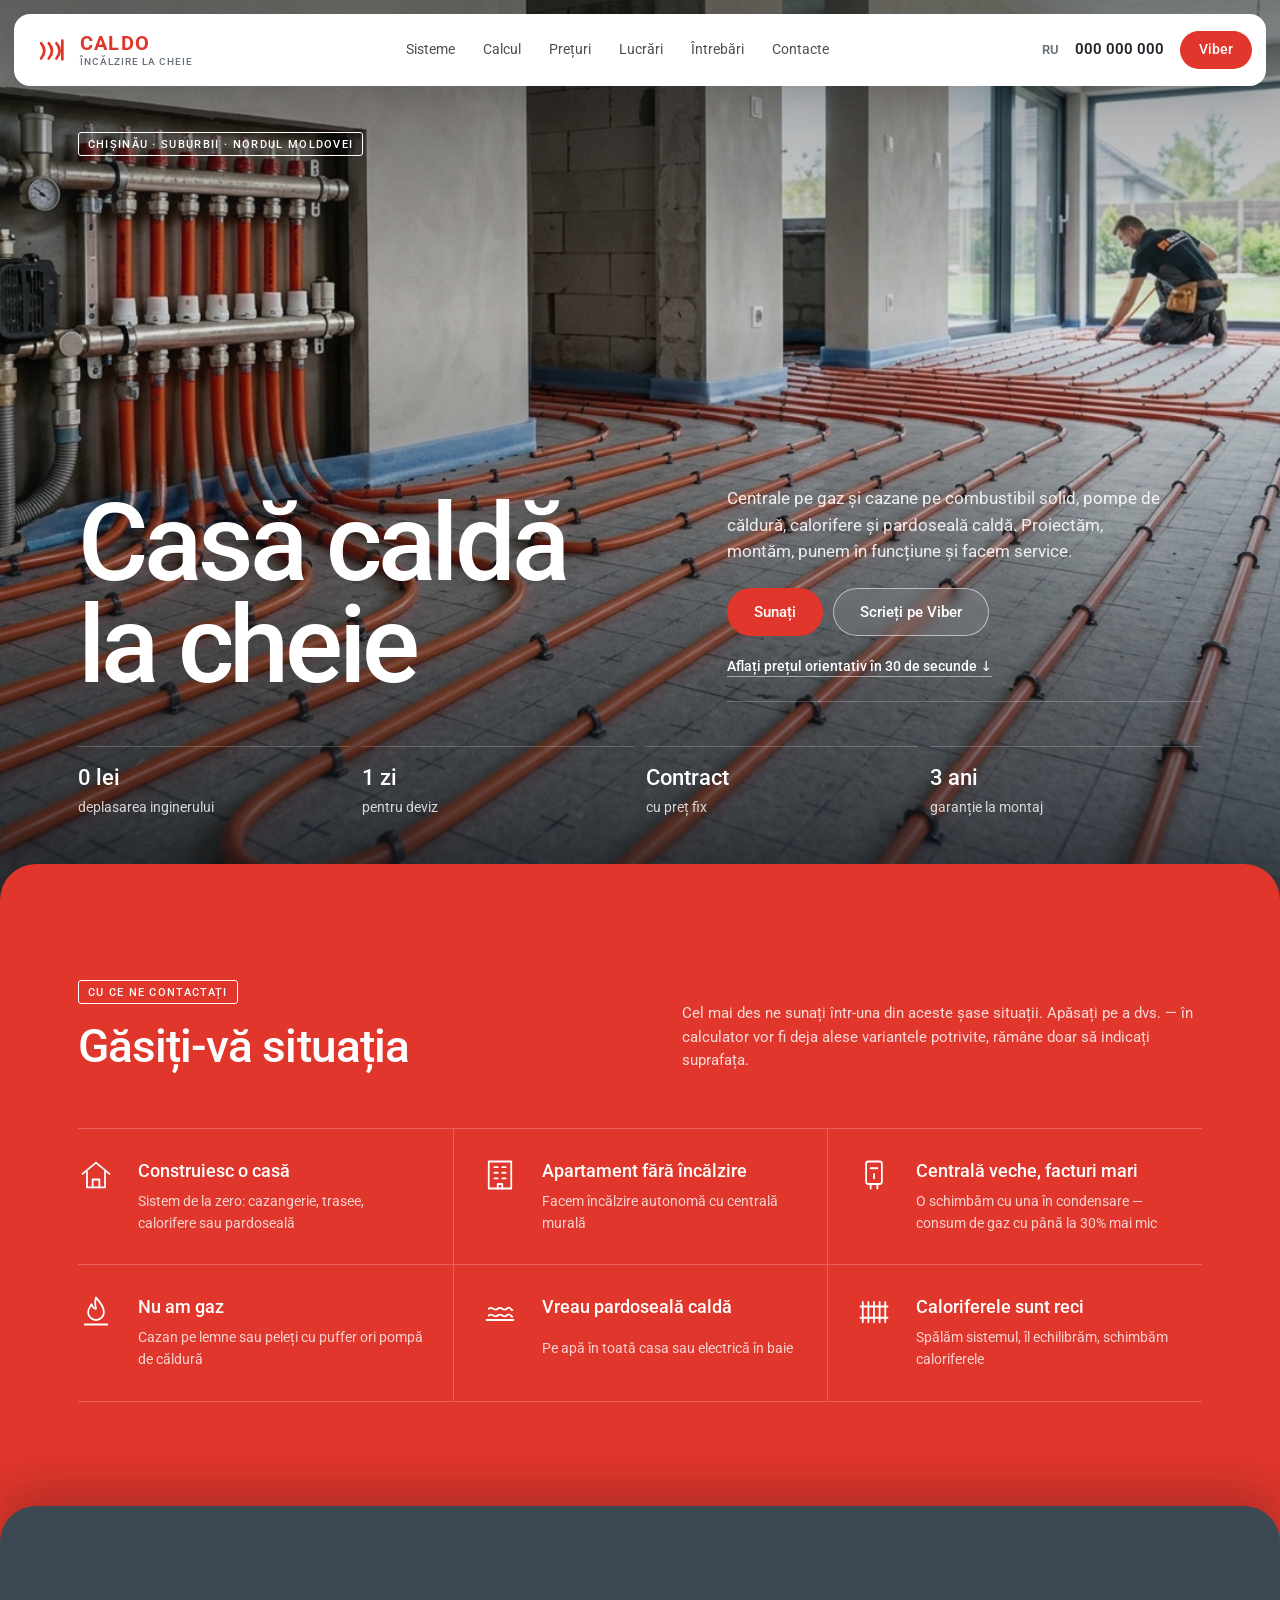
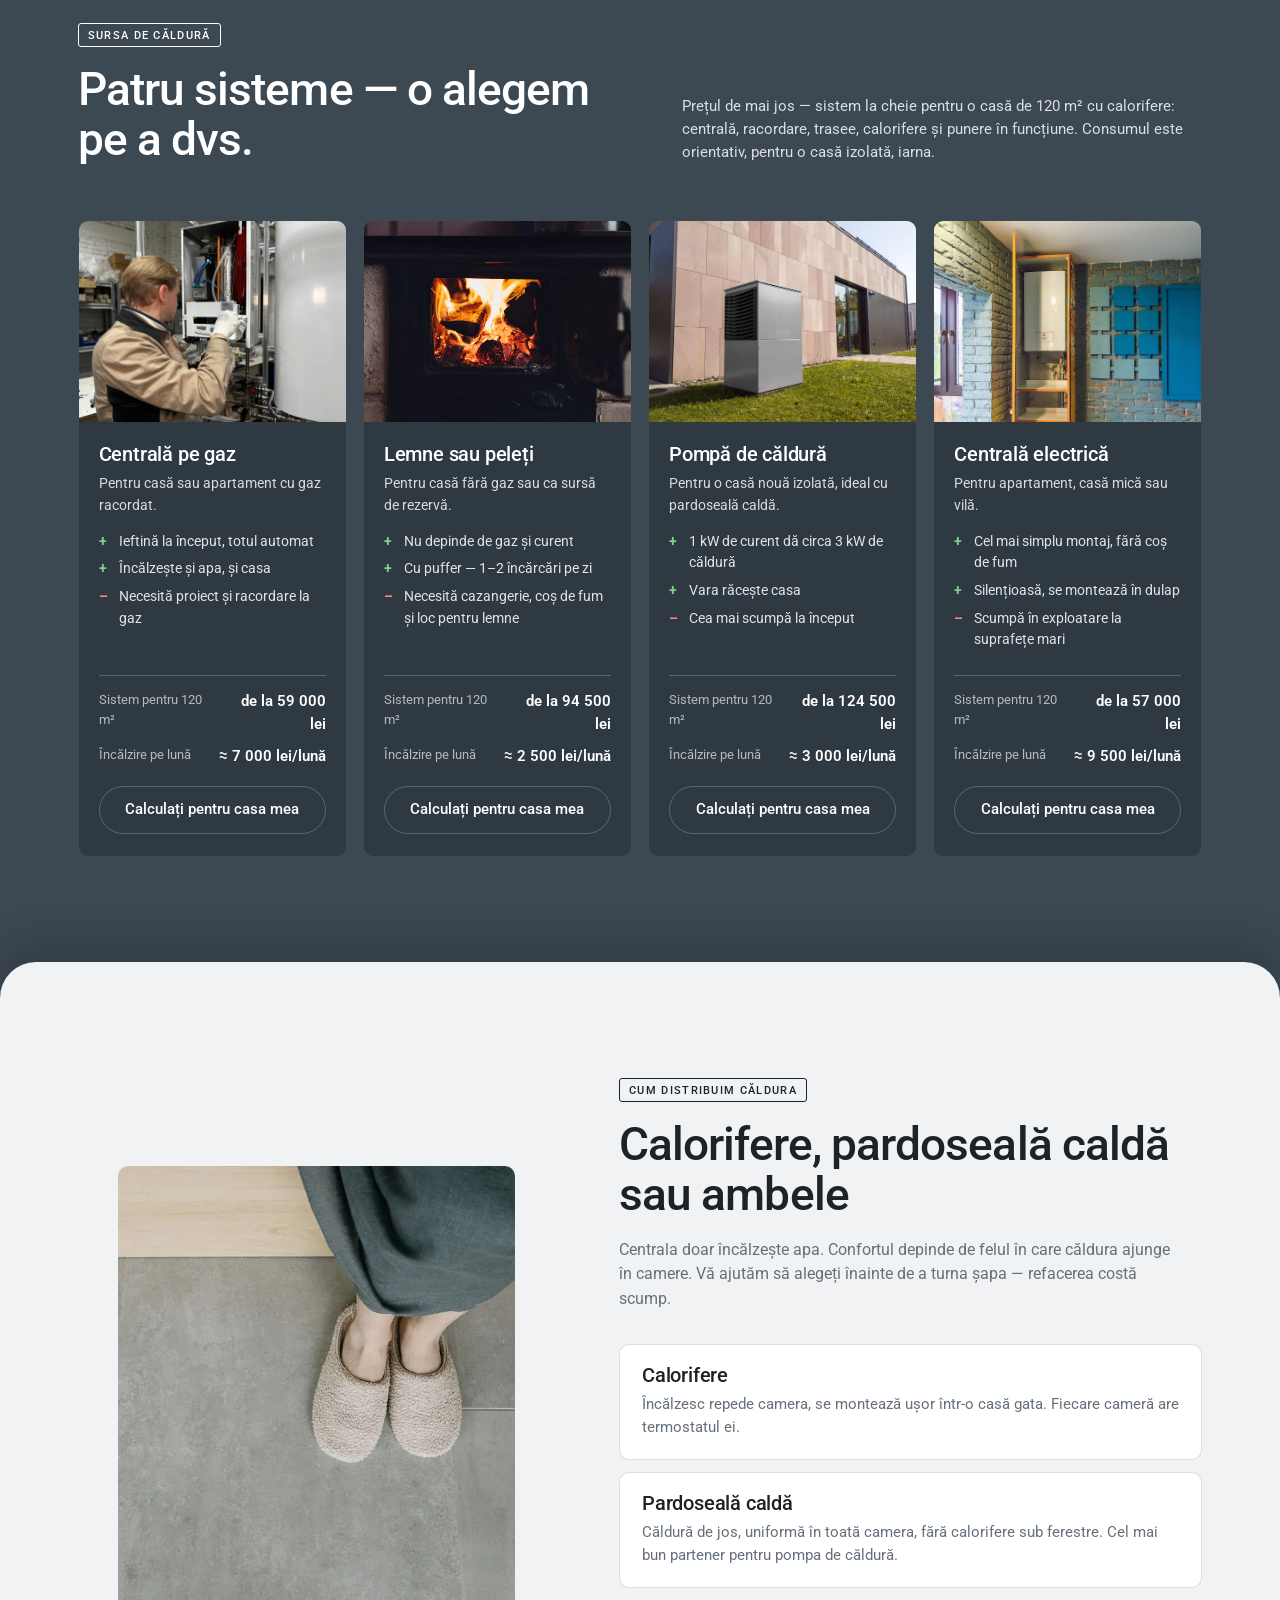
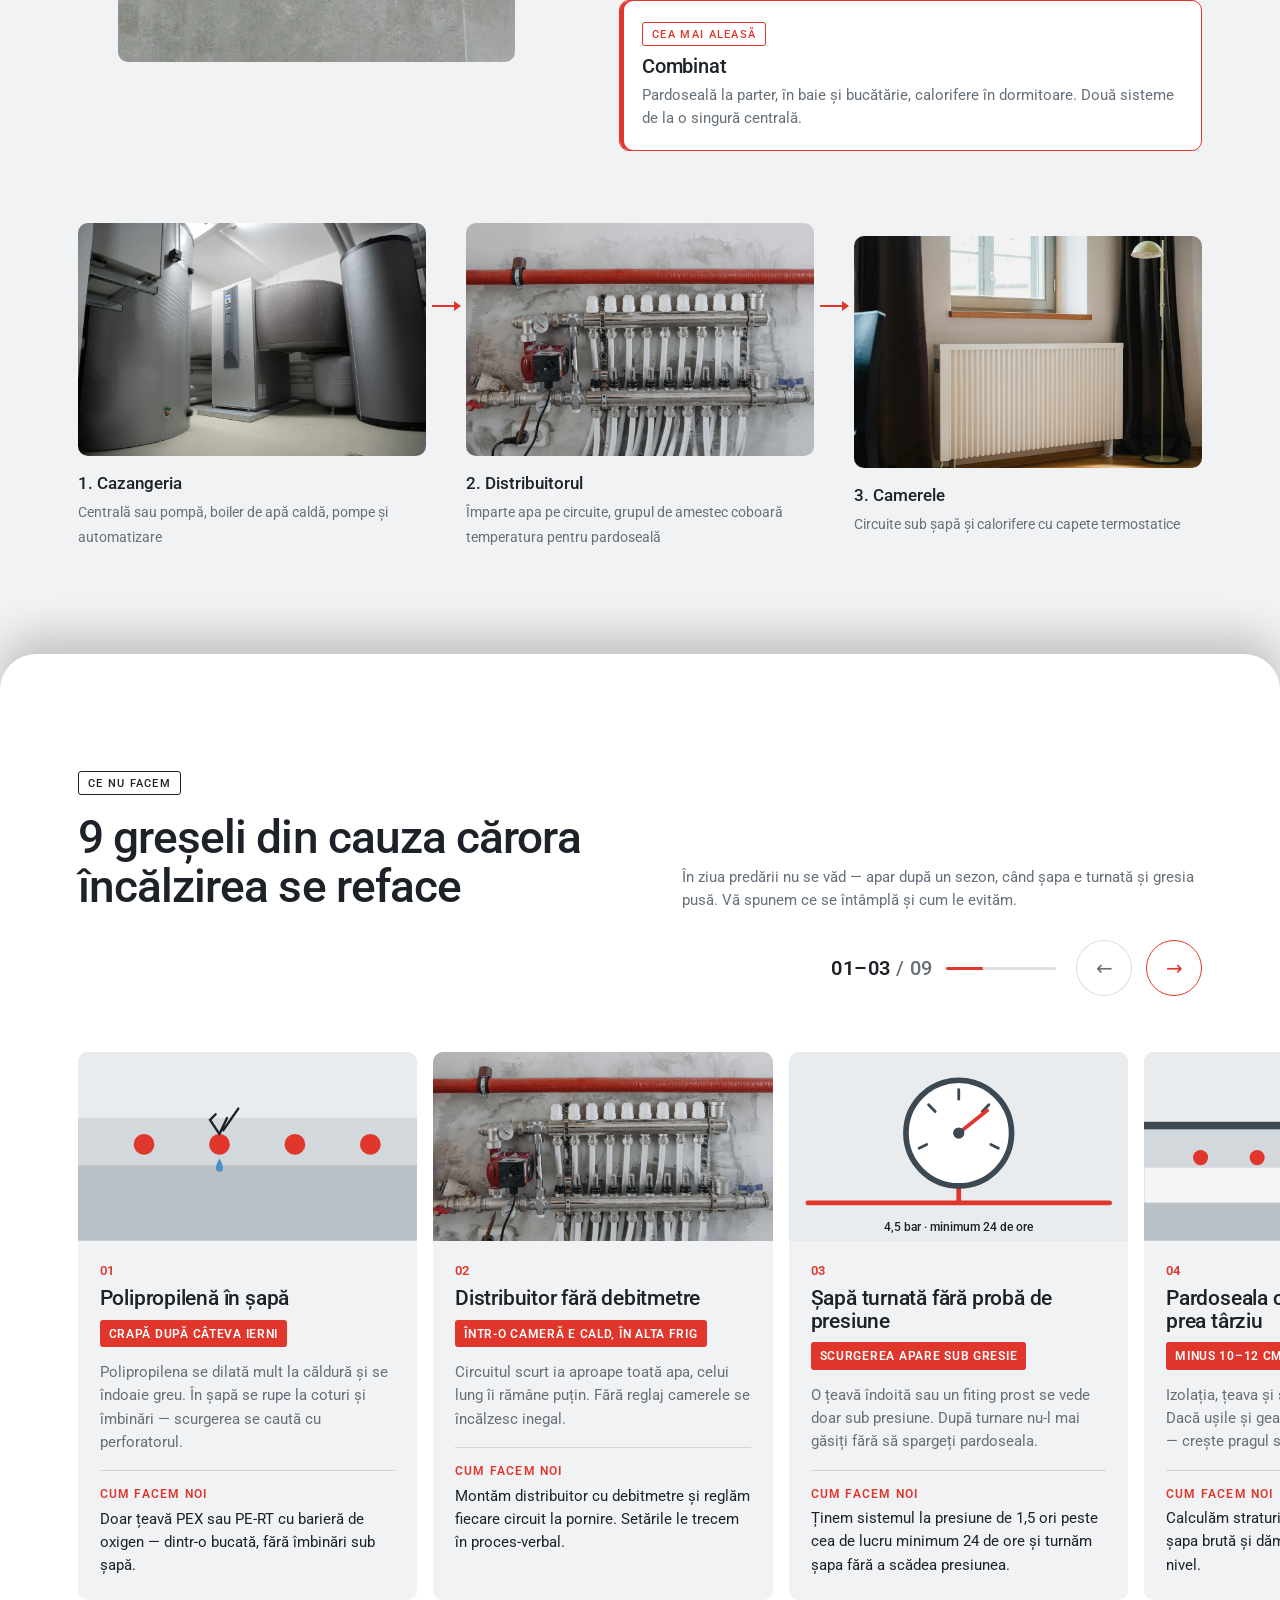
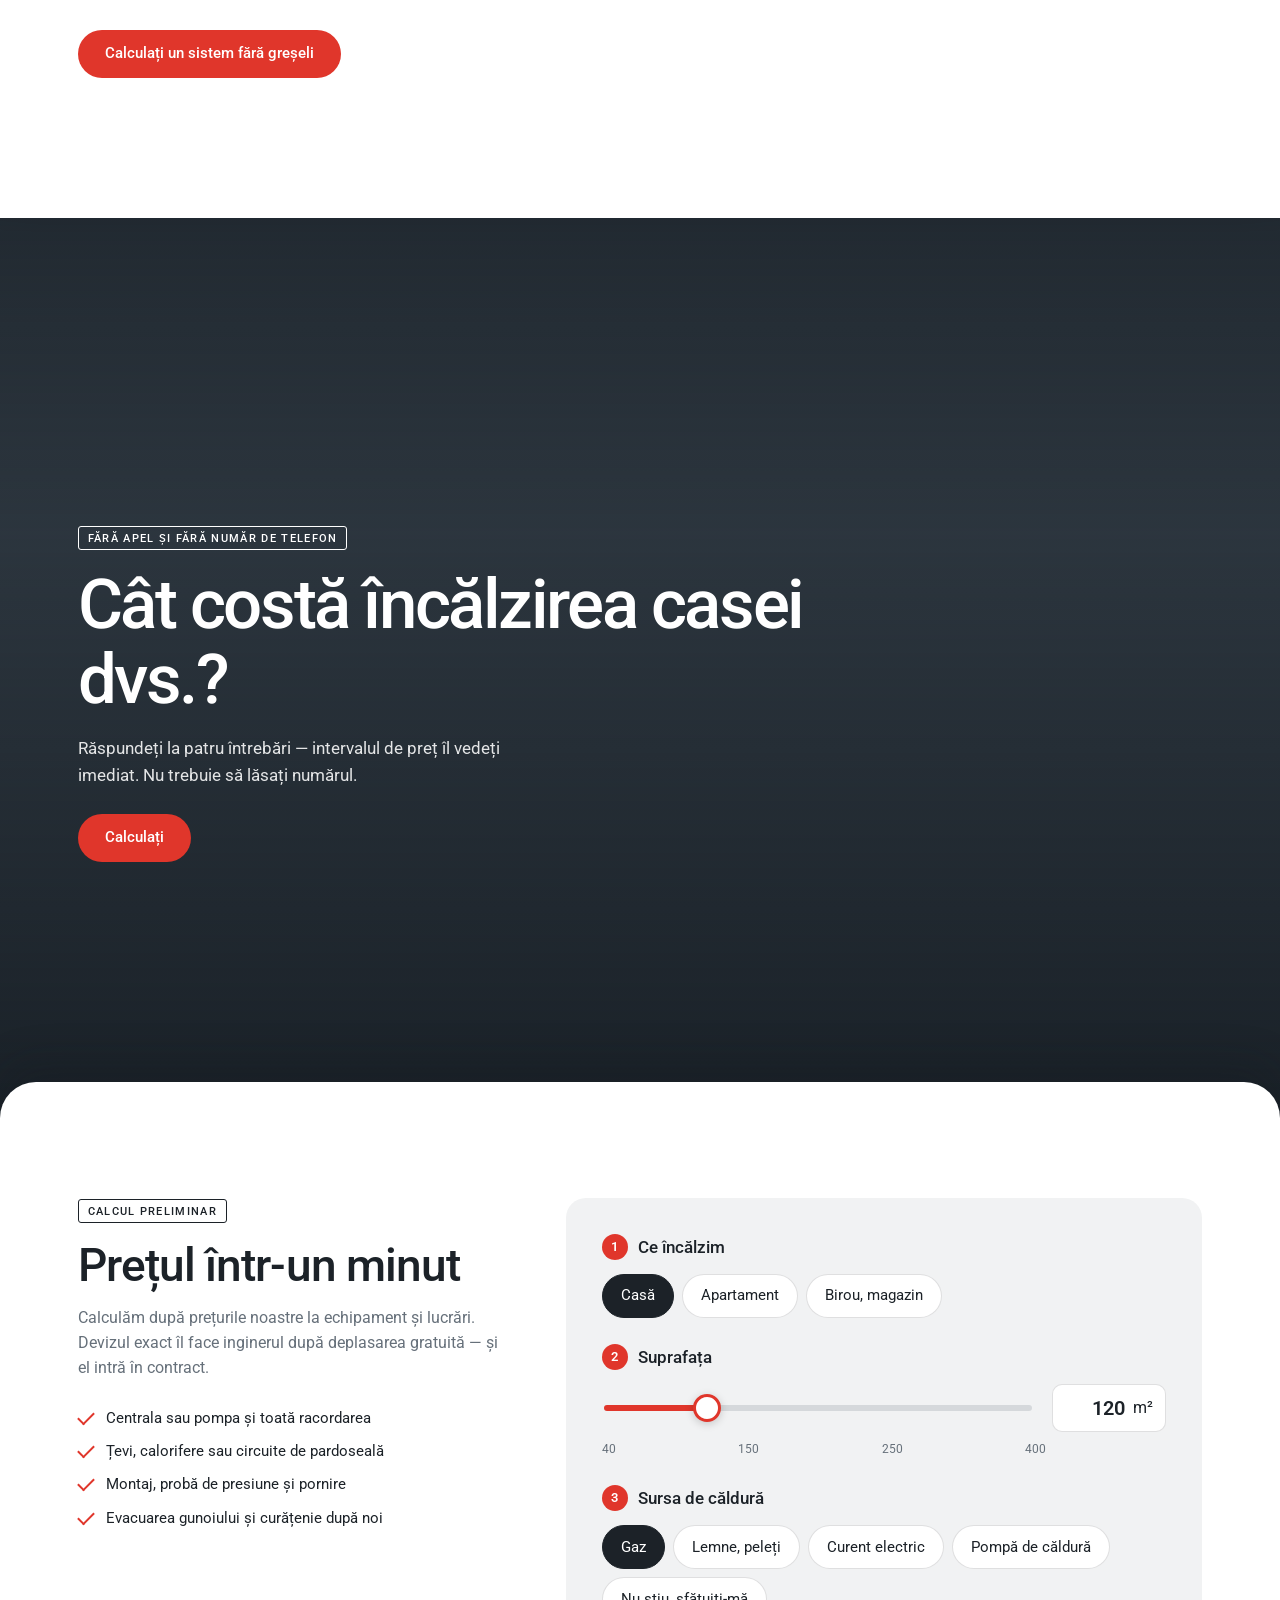
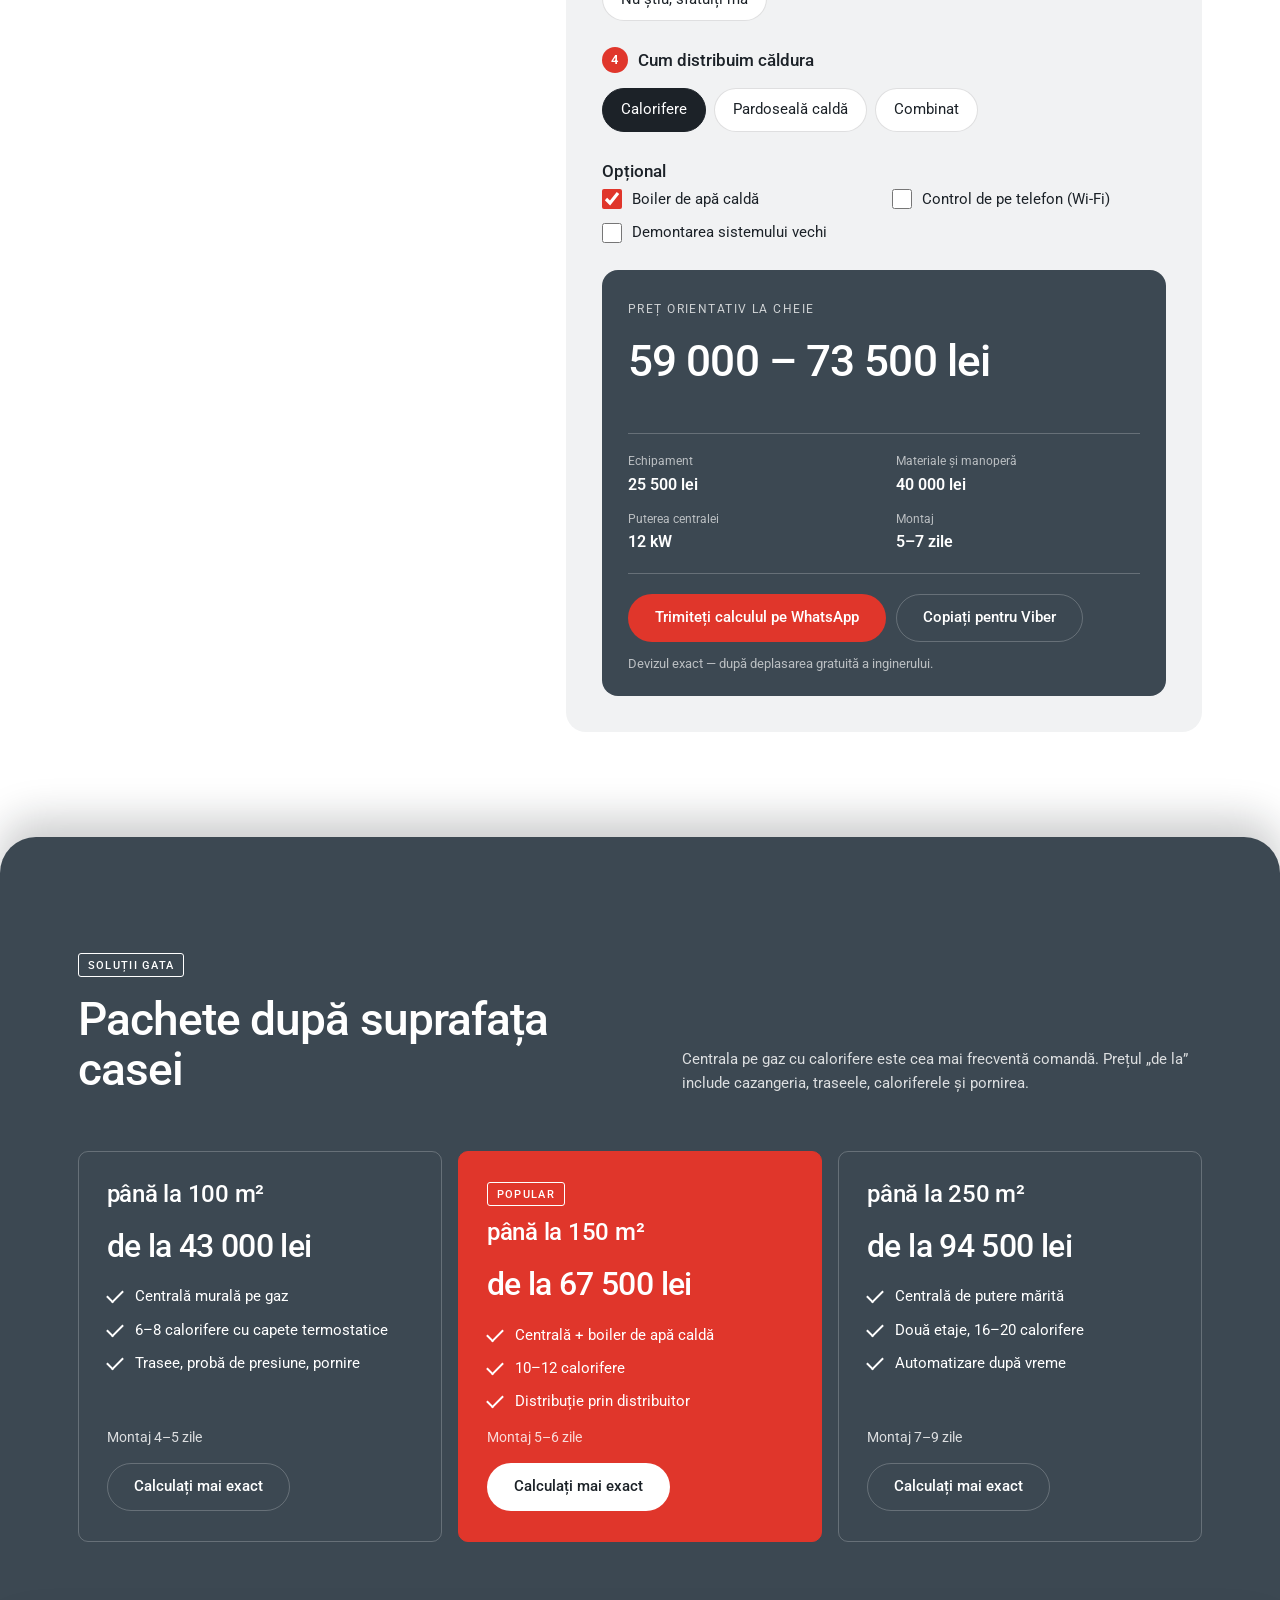
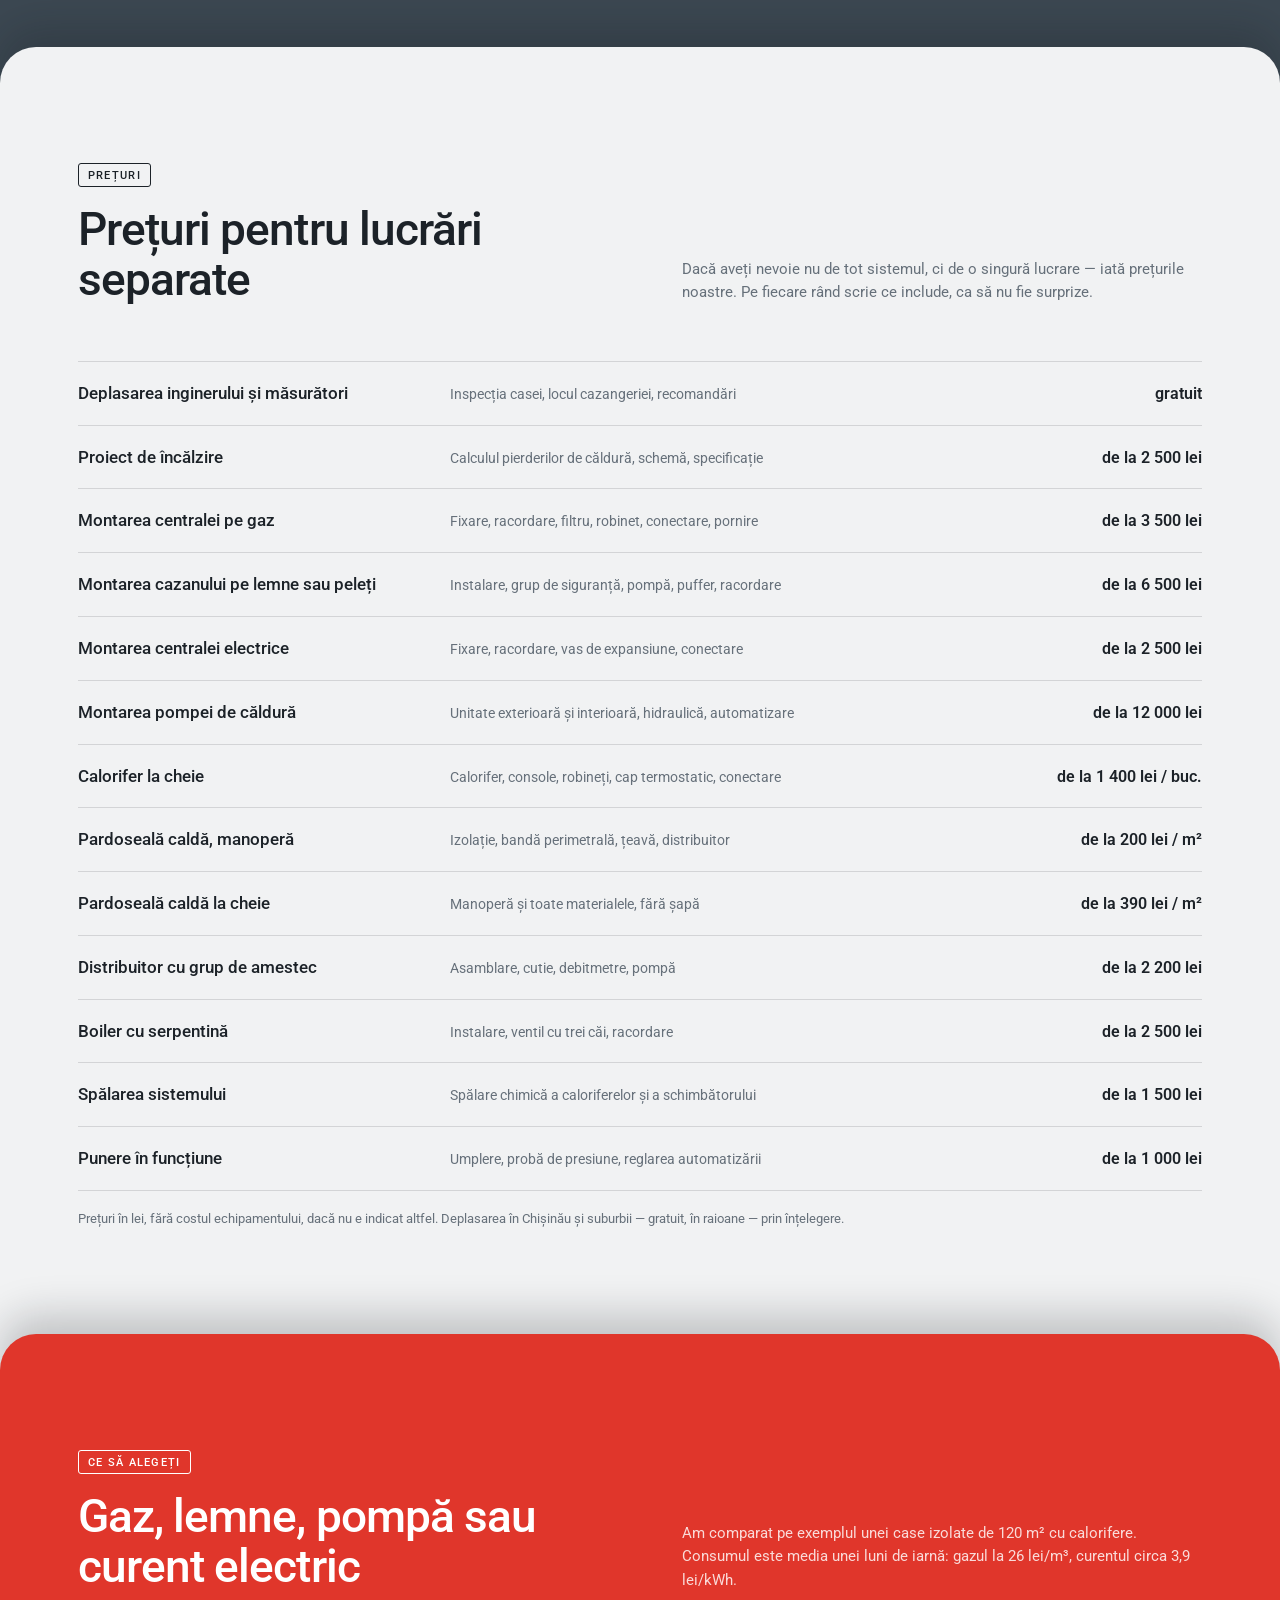
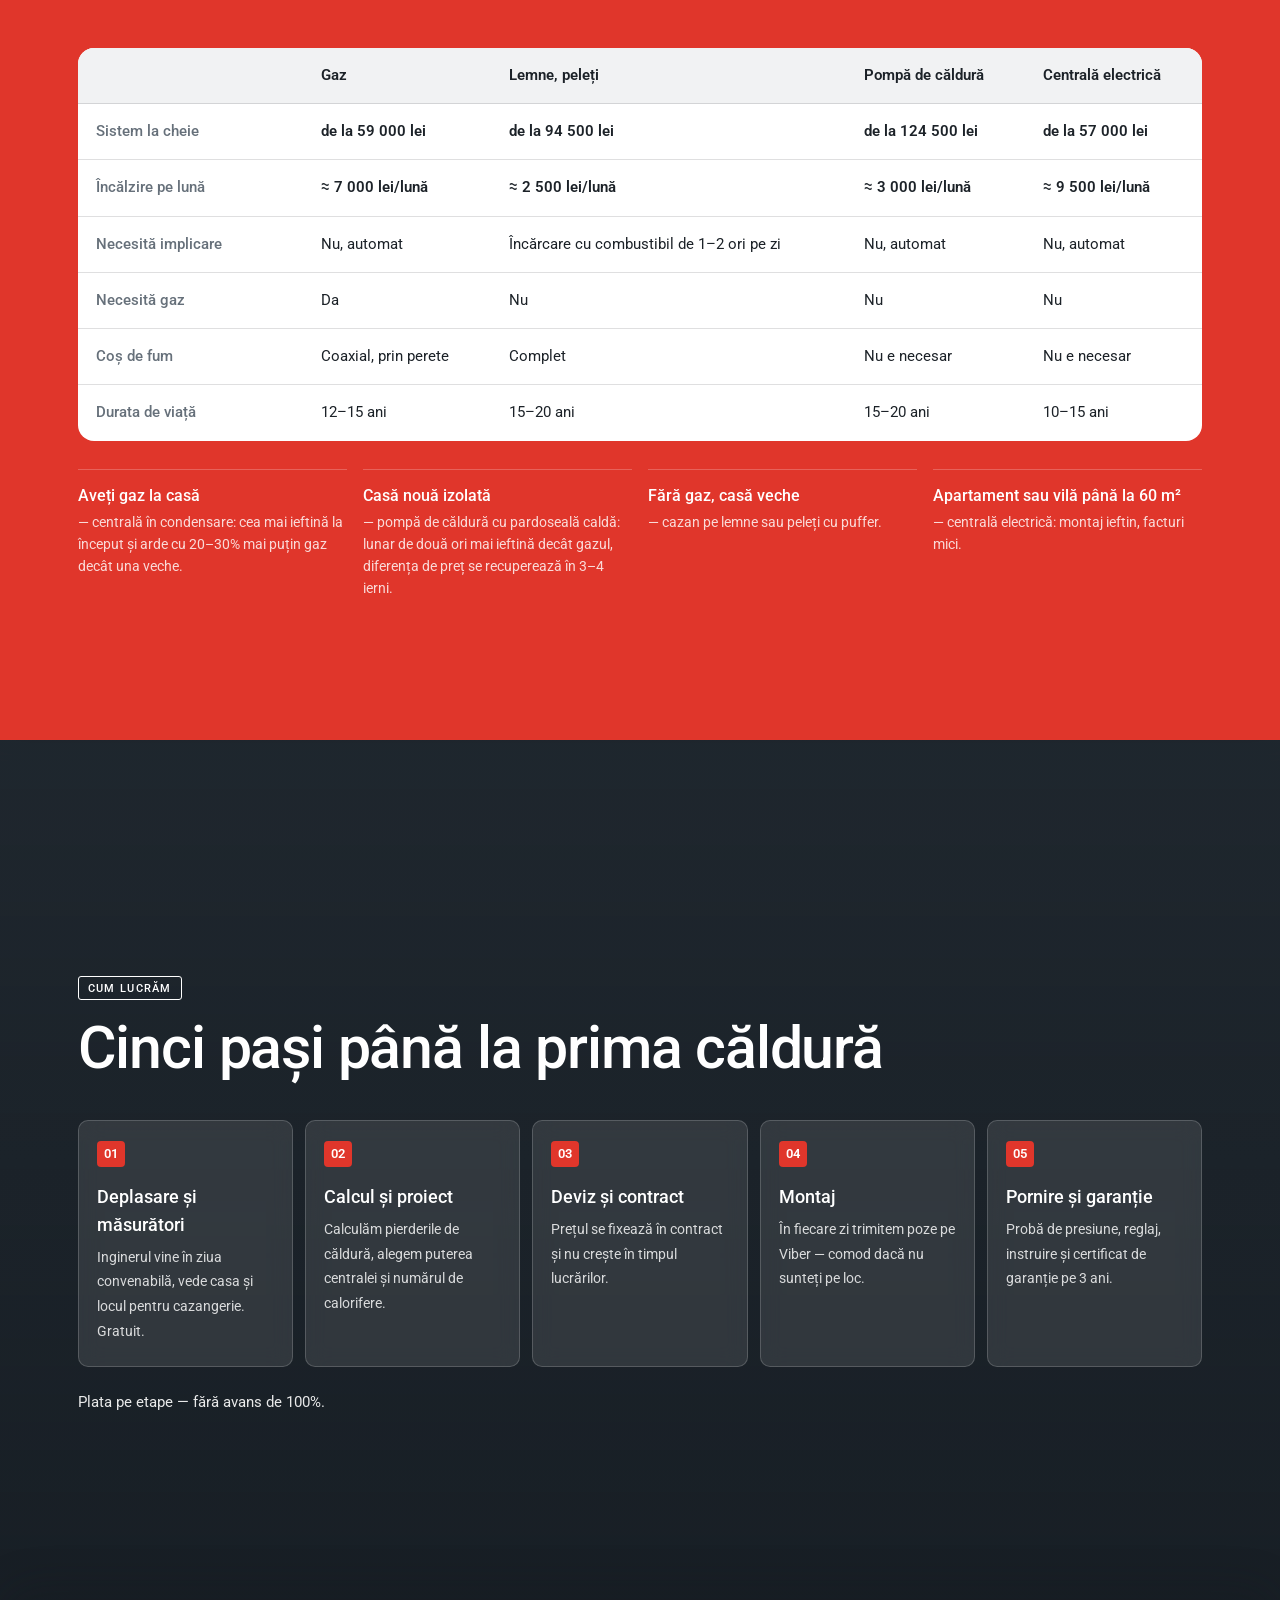
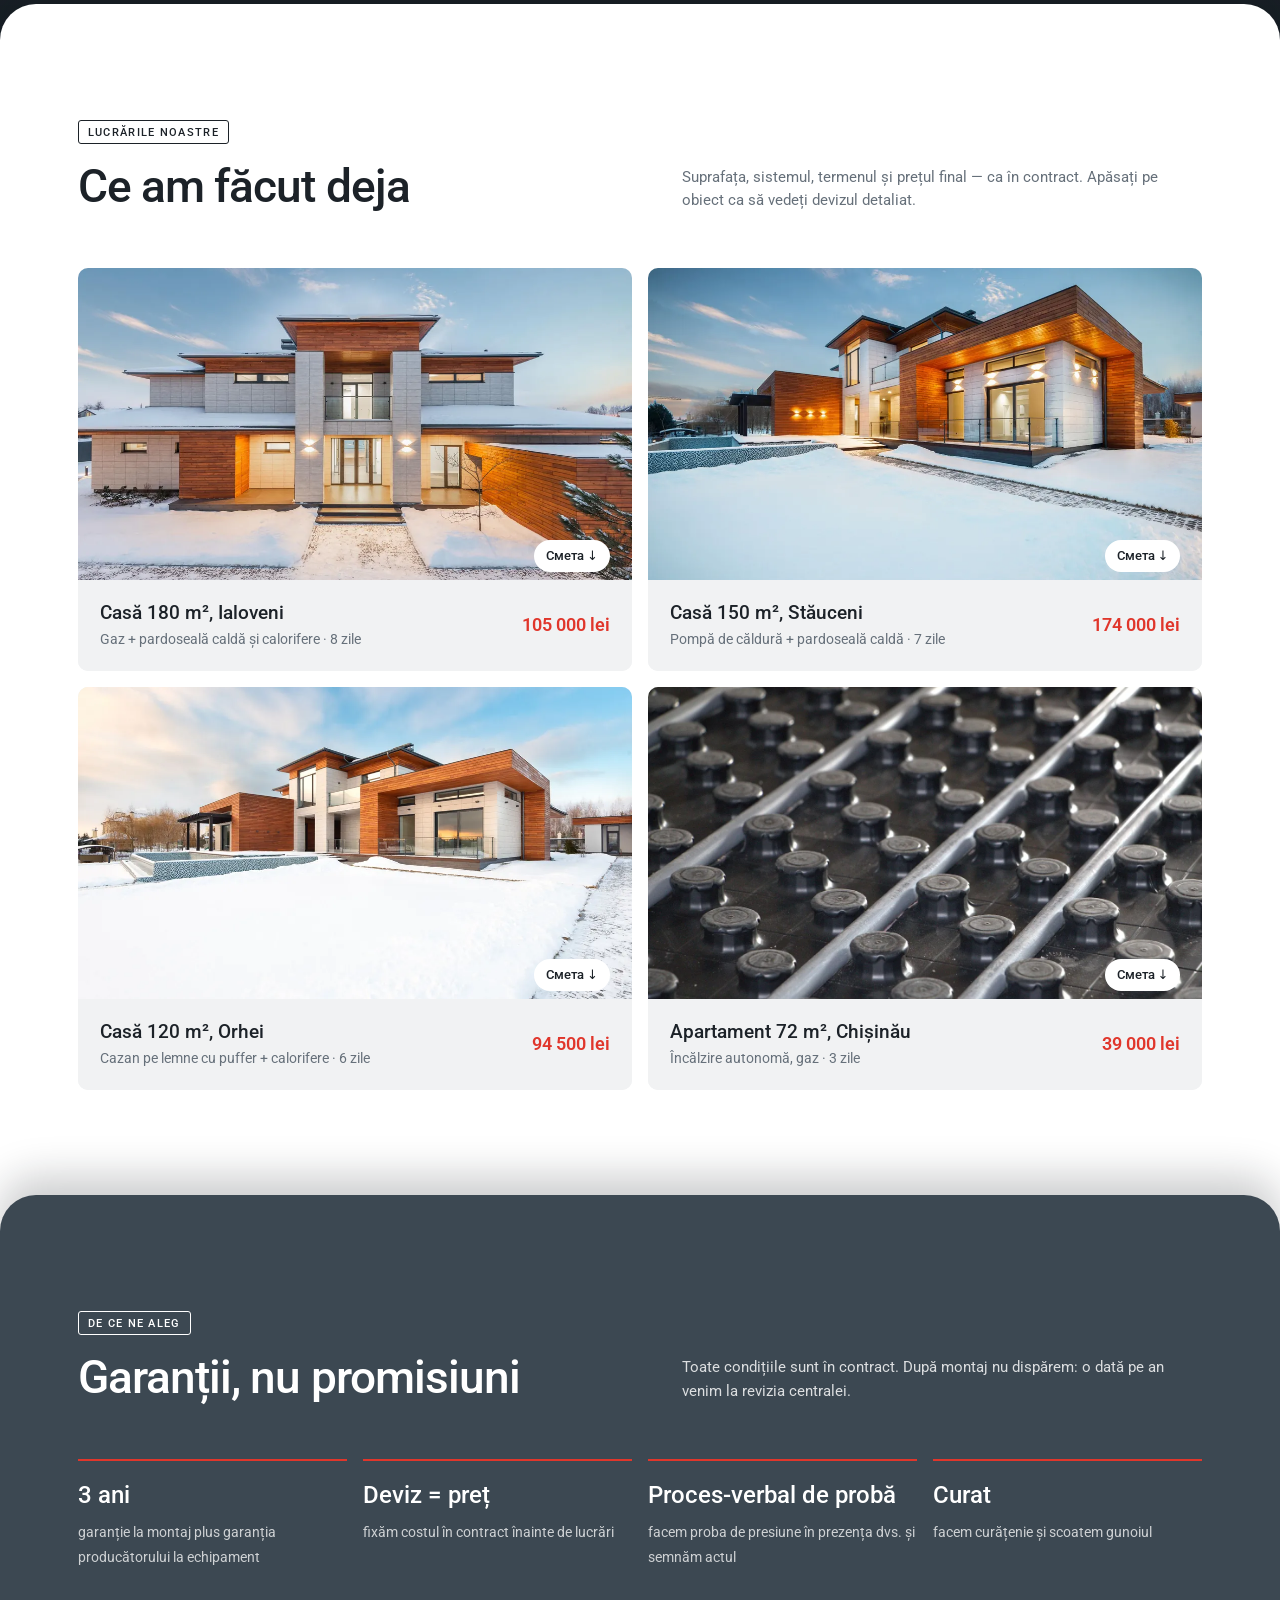
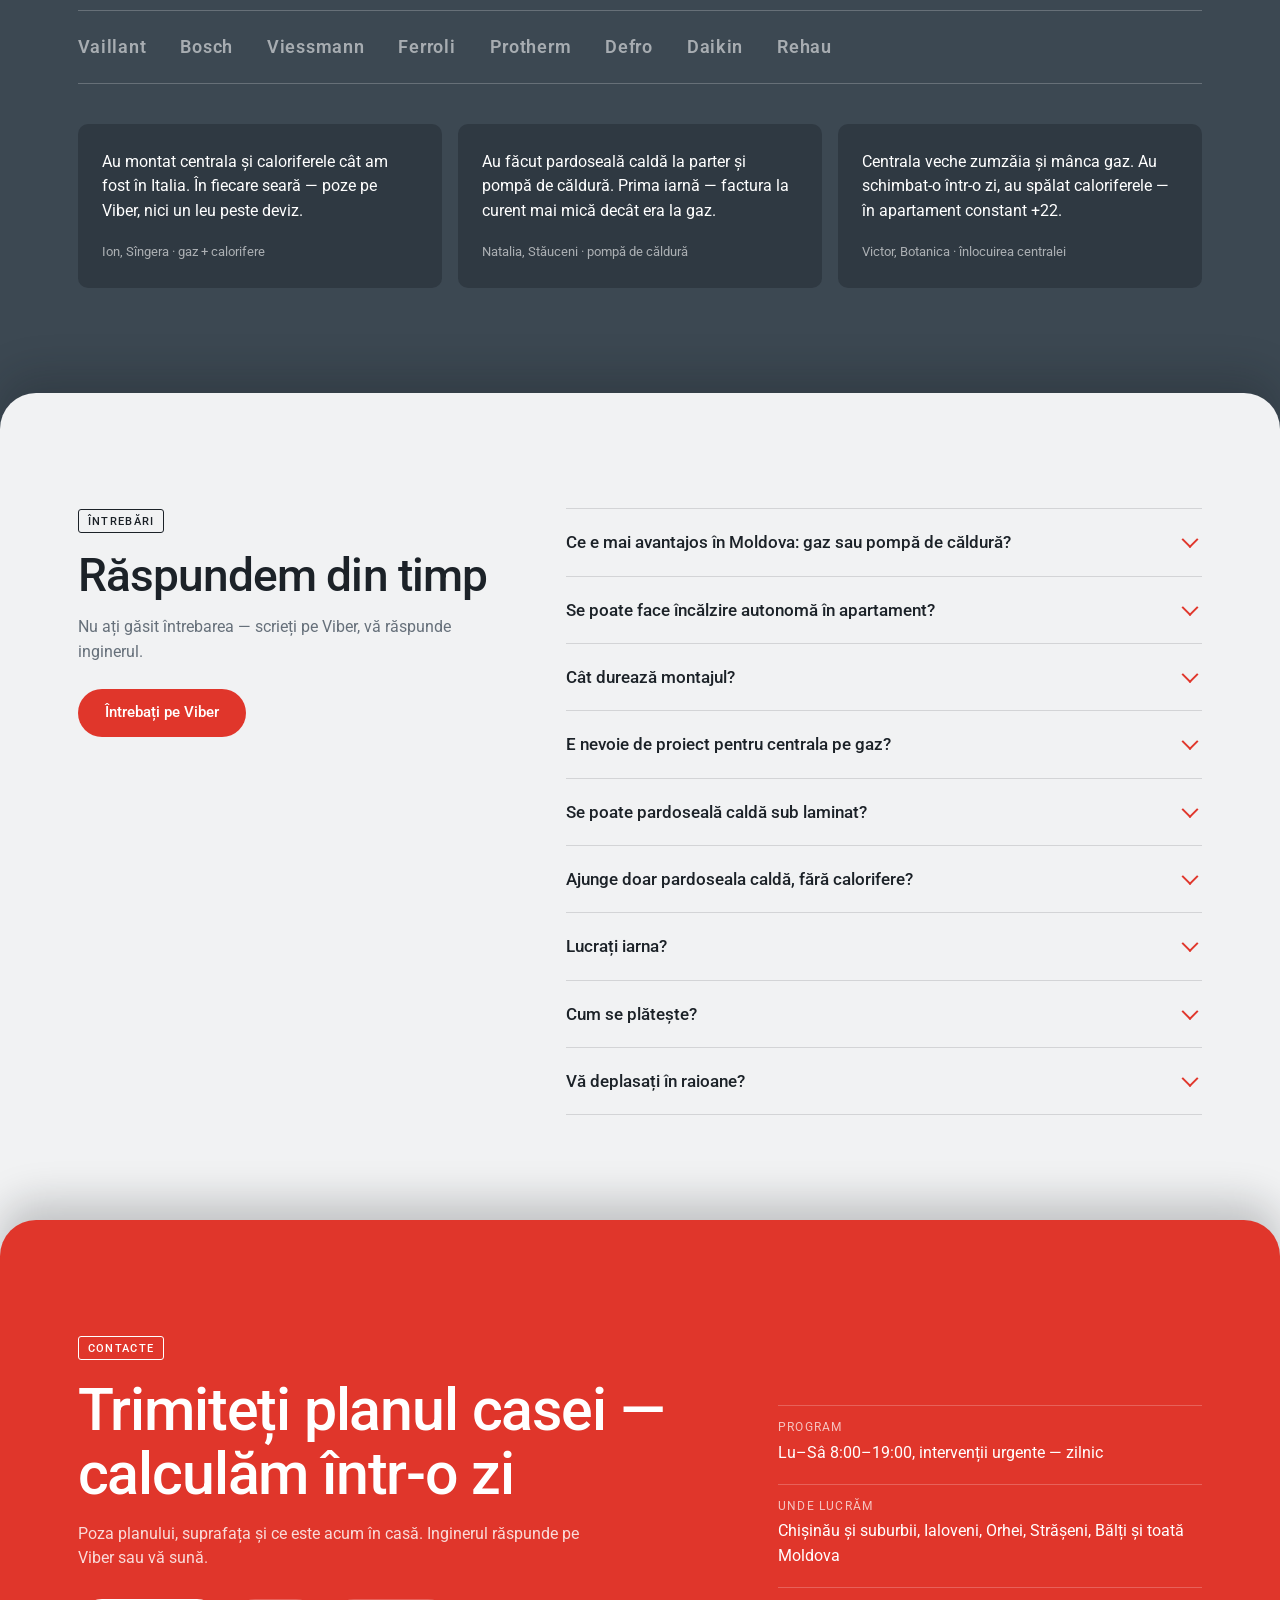
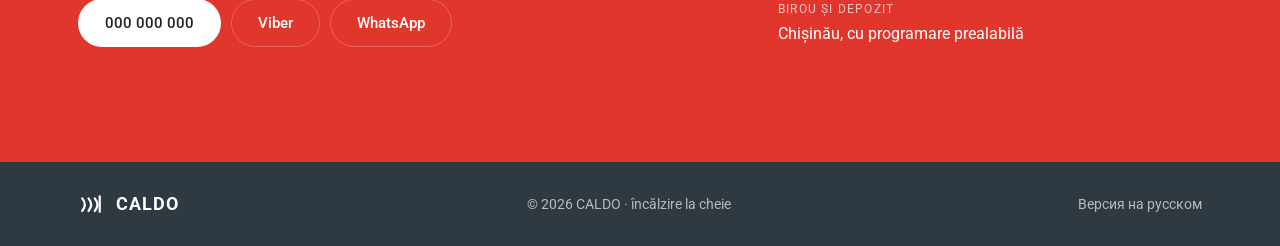
<file: ro.html>
<!doctype html>
<html lang="ro">
<head>
<meta charset="utf-8">
<meta name="viewport" content="width=device-width, initial-scale=1">
<title>CALDO — încălzirea casei la cheie în Chișinău și în toată Moldova</title>
<meta name="description" content="Centrale pe gaz și cazane pe combustibil solid, pompe de căldură, calorifere și încălzire în pardoseală. Preț orientativ într-un minut fără apel, contract cu deviz fix, garanție 3 ani la montaj.">
<meta property="og:type" content="website">
<meta property="og:locale" content="ro_RO">
<meta property="og:site_name" content="CALDO">
<meta property="og:title" content="CALDO — încălzirea casei la cheie în Chișinău și în toată Moldova">
<meta property="og:description" content="Centrale pe gaz și cazane pe combustibil solid, pompe de căldură, calorifere și încălzire în pardoseală. Preț orientativ într-un minut fără apel, contract cu deviz fix, garanție 3 ani la montaj.">
<meta property="og:url" content="https://webonix-md.github.io/caldo/ro.html">
<meta property="og:image" content="https://webonix-md.github.io/caldo/img/og/og-square-ro.jpg">
<meta property="og:image:width" content="1200">
<meta property="og:image:height" content="1200">
<meta name="twitter:card" content="summary_large_image">
<link rel="preload" href="fonts/Roboto-Regular.woff2" as="font" type="font/woff2" crossorigin>
<link rel="preload" href="fonts/Roboto-Medium.woff2" as="font" type="font/woff2" crossorigin>
<link rel="preload" href="img/pol.jpg" as="image">
<link rel="alternate" hreflang="ru" href="index.html">
<link rel="stylesheet" href="style.css?v=11">
</head>
<body>

<header class="top" id="top">
  <a class="logo" href="#hero" aria-label="CALDO — pagina principală">
    <svg viewBox="0 0 40 40" aria-hidden="true"><path d="M6 30c5-6 5-12 0-18M15 30c5-6 5-12 0-18M24 30c5-6 5-12 0-18" fill="none" stroke="currentColor" stroke-width="3.2" stroke-linecap="round"/><path d="M31 9v22" stroke="currentColor" stroke-width="3.2" stroke-linecap="round"/></svg>
    <span>CALDO<small>încălzire la cheie</small></span>
  </a>
  <nav class="nav" id="nav">
    <a href="#systems">Sisteme</a>
    <a href="#calc">Calcul</a>
    <a href="#price">Prețuri</a>
    <a href="#works">Lucrări</a>
    <a href="#faq">Întrebări</a>
    <a href="#contacts">Contacte</a>
  </nav>
  <div class="top__right">
    <a class="top__lang" href="index.html" hreflang="ru">RU</a>
    <a class="top__phone" href="tel:+37300000000">000 000 000</a>
    <a class="btn btn--red btn--sm" href="viber://chat?number=%2B37300000000">Viber</a>
    <button class="burger" id="burger" aria-label="Meniu" aria-expanded="false"><span></span><span></span></button>
  </div>
</header>

<!-- Стопка фото под страницей: видна в «окнах» (первый экран и два фото-экрана), меняется, пока закрыта секциями -->
<div class="bgstack" aria-hidden="true">
  <img class="on" src="img/pol.jpg" alt="" width="1376" height="768">
  <img src="img/band-house.webp" alt="" width="1920" height="1282" decoding="async">
  <img src="img/band-master.webp" alt="" width="1280" height="853" decoding="async">
</div>

<main>

<!-- 1. Первый экран -->
<section class="photo photo--hero win" id="hero">
  <div class="photo__in hero">
    <span class="tag tag--light">Chișinău · suburbii · nordul Moldovei</span>
    <h1 class="hero__title">Casă caldă<br>la cheie</h1>
    <div class="hero__side">
      <p>Centrale pe gaz și cazane pe combustibil solid, pompe de căldură, calorifere și pardoseală caldă. Proiectăm, montăm, punem în funcțiune și facem service.</p>
      <div class="hero__btns">
        <a class="btn btn--red" href="tel:+37300000000">Sunați</a>
        <a class="btn btn--glass" href="viber://chat?number=%2B37300000000">Scrieți pe Viber</a>
      </div>
      <a class="hero__calc" href="#calc">Aflați prețul orientativ în 30 de secunde <span aria-hidden="true">↓</span></a>
    </div>
    <ul class="hero__facts">
      <li><b>0 lei</b>deplasarea inginerului</li>
      <li><b>1 zi</b>pentru deviz</li>
      <li><b>Contract</b>cu preț fix</li>
      <li><b>3 ani</b>garanție la montaj</li>
    </ul>
  </div>
</section>

<div class="grp">
<!-- 2. С чем приходят -->
<section class="sec sec--red stack" id="situations">
  <div class="wrap">
    <div class="head2">
      <div>
        <span class="tag">Cu ce ne contactați</span>
        <h2>Găsiți-vă situația</h2>
      </div>
      <p>Cel mai des ne sunați într-una din aceste șase situații. Apăsați pe a dvs. — în calculator vor fi deja alese variantele potrivite, rămâne doar să indicați suprafața.</p>
    </div>
    <div class="sit">
      <button class="sit__item" data-pick='{"obj":"house","src":"gas","dist":"combo"}'>
        <svg viewBox="0 0 32 32"><path d="M4 15 16 5l12 10M8 13v14h16V13" /><path d="M13 27v-7h6v7"/></svg>
        <b>Construiesc o casă</b><span>Sistem de la zero: cazangerie, trasee, calorifere sau pardoseală</span>
      </button>
      <button class="sit__item" data-pick='{"obj":"flat","src":"gas","dist":"rad"}'>
        <svg viewBox="0 0 32 32"><rect x="6" y="4" width="20" height="24"/><path d="M11 9h3M18 9h3M11 14h3M18 14h3M11 19h3M18 19h3M14 28v-4h4v4"/></svg>
        <b>Apartament fără încălzire</b><span>Facem încălzire autonomă cu centrală murală</span>
      </button>
      <button class="sit__item" data-pick='{"obj":"house","src":"gas","dist":"rad"}'>
        <svg viewBox="0 0 32 32"><rect x="9" y="4" width="14" height="20" rx="2"/><path d="M13 28v-4M19 28v-4M13 10h6M16 15v4"/></svg>
        <b>Centrală veche, facturi mari</b><span>O schimbăm cu una în condensare — consum de gaz cu până la 30% mai mic</span>
      </button>
      <button class="sit__item" data-pick='{"obj":"house","src":"solid","dist":"rad"}'>
        <svg viewBox="0 0 32 32"><path d="M16 4c4 5 7 8 7 13a7 7 0 0 1-14 0c0-3 2-5 3-7 1 3 2 4 4 4-1-4-1-7 0-10z"/><path d="M6 28h20"/></svg>
        <b>Nu am gaz</b><span>Cazan pe lemne sau peleți cu puffer ori pompă de căldură</span>
      </button>
      <button class="sit__item" data-pick='{"obj":"house","src":"gas","dist":"floor"}'>
        <svg viewBox="0 0 32 32"><path d="M4 24h24M6 20c3-3 5 3 8 0s5 3 8 0 4 2 5 1M6 14c3-3 5 3 8 0s5 3 8 0 4 2 5 1"/></svg>
        <b>Vreau pardoseală caldă</b><span>Pe apă în toată casa sau electrică în baie</span>
      </button>
      <button class="sit__item" data-pick='{"obj":"house","src":"gas","dist":"rad"}'>
        <svg viewBox="0 0 32 32"><path d="M6 8v18M11 8v18M16 8v18M21 8v18M26 8v18M4 12h24M4 22h24"/></svg>
        <b>Caloriferele sunt reci</b><span>Spălăm sistemul, îl echilibrăm, schimbăm caloriferele</span>
      </button>
    </div>
  </div>
</section>

<!-- 3. Четыре системы -->
<section class="sec sec--slate stack" id="systems">
  <div class="wrap">
    <div class="head2">
      <div>
        <span class="tag tag--light">Sursa de căldură</span>
        <h2>Patru sisteme — o alegem pe a dvs.</h2>
      </div>
      <p>Prețul de mai jos — sistem la cheie pentru o casă de 120 m² cu calorifere: centrală, racordare, trasee, calorifere și punere în funcțiune. Consumul este orientativ, pentru o casă izolată, iarna.</p>
    </div>
    <div class="sys">
      <article class="sys__card">
        <img src="img/sys-gas.webp" alt="Meșterul reglează o centrală murală pe gaz" loading="lazy" width="1200" height="900">
        <div class="sys__body">
          <h3>Centrală pe gaz</h3>
          <p class="sys__who">Pentru casă sau apartament cu gaz racordat.</p>
          <ul class="pm">
            <li class="plus">Ieftină la început, totul automat</li>
            <li class="plus">Încălzește și apa, și casa</li>
            <li class="minus">Necesită proiect și racordare la gaz</li>
          </ul>
          <dl class="sys__nums">
            <div><dt>Sistem pentru 120 m²</dt><dd data-sys="gas">—</dd></div>
            <div><dt>Încălzire pe lună</dt><dd data-run="gas">—</dd></div>
          </dl>
          <button class="btn btn--line" data-pick='{"src":"gas"}'>Calculați pentru casa mea</button>
        </div>
      </article>
      <article class="sys__card">
        <img src="img/sys-solid.webp" alt="Lemne arzând în focar" loading="lazy" width="1200" height="800">
        <div class="sys__body">
          <h3>Lemne sau peleți</h3>
          <p class="sys__who">Pentru casă fără gaz sau ca sursă de rezervă.</p>
          <ul class="pm">
            <li class="plus">Nu depinde de gaz și curent</li>
            <li class="plus">Cu puffer — 1–2 încărcări pe zi</li>
            <li class="minus">Necesită cazangerie, coș de fum și loc pentru lemne</li>
          </ul>
          <dl class="sys__nums">
            <div><dt>Sistem pentru 120 m²</dt><dd data-sys="solid">—</dd></div>
            <div><dt>Încălzire pe lună</dt><dd data-run="solid">—</dd></div>
          </dl>
          <button class="btn btn--line" data-pick='{"src":"solid"}'>Calculați pentru casa mea</button>
        </div>
      </article>
      <article class="sys__card">
        <img src="img/sys-pump.webp" alt="Unitatea exterioară a pompei de căldură lângă o casă modernă" loading="lazy" width="1200" height="902">
        <div class="sys__body">
          <h3>Pompă de căldură</h3>
          <p class="sys__who">Pentru o casă nouă izolată, ideal cu pardoseală caldă.</p>
          <ul class="pm">
            <li class="plus">1 kW de curent dă circa 3 kW de căldură</li>
            <li class="plus">Vara răcește casa</li>
            <li class="minus">Cea mai scumpă la început</li>
          </ul>
          <dl class="sys__nums">
            <div><dt>Sistem pentru 120 m²</dt><dd data-sys="pump">—</dd></div>
            <div><dt>Încălzire pe lună</dt><dd data-run="pump">—</dd></div>
          </dl>
          <button class="btn btn--line" data-pick='{"src":"pump"}'>Calculați pentru casa mea</button>
        </div>
      </article>
      <article class="sys__card">
        <img src="img/sys-electric.webp" alt="Centrală electrică murală într-un dulap" loading="lazy" width="1200" height="900">
        <div class="sys__body">
          <h3>Centrală electrică</h3>
          <p class="sys__who">Pentru apartament, casă mică sau vilă.</p>
          <ul class="pm">
            <li class="plus">Cel mai simplu montaj, fără coș de fum</li>
            <li class="plus">Silențioasă, se montează în dulap</li>
            <li class="minus">Scumpă în exploatare la suprafețe mari</li>
          </ul>
          <dl class="sys__nums">
            <div><dt>Sistem pentru 120 m²</dt><dd data-sys="el">—</dd></div>
            <div><dt>Încălzire pe lună</dt><dd data-run="el">—</dd></div>
          </dl>
          <button class="btn btn--line" data-pick='{"src":"el"}'>Calculați pentru casa mea</button>
        </div>
      </article>
    </div>
  </div>
</section>

<!-- 4. Радиаторы или тёплый пол -->
<section class="sec sec--light stack" id="heat">
  <div class="wrap">
    <div class="split">
      <figure class="split__img">
        <img src="img/floor-tile.webp" alt="Picioare în papuci pe gresie caldă" loading="lazy" width="1100" height="733">
      </figure>
      <div class="split__text">
        <span class="tag">Cum distribuim căldura</span>
        <h2>Calorifere, pardoseală caldă sau ambele</h2>
        <p>Centrala doar încălzește apa. Confortul depinde de felul în care căldura ajunge în camere. Vă ajutăm să alegeți înainte de a turna șapa — refacerea costă scump.</p>
        <div class="opt">
          <div class="opt__item">
            <h3>Calorifere</h3>
            <p>Încălzesc repede camera, se montează ușor într-o casă gata. Fiecare cameră are termostatul ei.</p>
          </div>
          <div class="opt__item">
            <h3>Pardoseală caldă</h3>
            <p>Căldură de jos, uniformă în toată camera, fără calorifere sub ferestre. Cel mai bun partener pentru pompa de căldură.</p>
          </div>
          <div class="opt__item opt__item--hot">
            <span class="tag tag--red">Cea mai aleasă</span>
            <h3>Combinat</h3>
            <p>Pardoseală la parter, în baie și bucătărie, calorifere în dormitoare. Două sisteme de la o singură centrală.</p>
          </div>
        </div>
      </div>
    </div>
    <div class="scheme" aria-label="Schemă: centrală, distribuitor, circuite de pardoseală și calorifere">
      <div class="scheme__step"><img src="img/sys-pump-room.webp" alt="Cazangerie cu rezervoare și unitate interioară" loading="lazy" width="1100" height="733"><b>1. Cazangeria</b><span>Centrală sau pompă, boiler de apă caldă, pompe și automatizare</span></div>
      <div class="scheme__arrow" aria-hidden="true"></div>
      <div class="scheme__step"><img src="img/collector-1.webp" alt="Distribuitor de pardoseală cu debitmetre" loading="lazy" width="1100" height="734"><b>2. Distribuitorul</b><span>Împarte apa pe circuite, grupul de amestec coboară temperatura pentru pardoseală</span></div>
      <div class="scheme__arrow" aria-hidden="true"></div>
      <div class="scheme__step"><img src="img/rad-room.webp" alt="Calorifer alb din panou sub fereastră" loading="lazy" width="1100" height="732"><b>3. Camerele</b><span>Circuite sub șapă și calorifere cu capete termostatice</span></div>
    </div>
  </div>
</section>

<!-- 4б. Ошибки монтажа -->
<section class="sec sec--white stack stack--flow" id="mistakes">
  <div class="wrap">
    <div class="head2">
      <div>
        <span class="tag">Ce nu facem</span>
        <h2>9 greșeli din cauza cărora încălzirea se reface</h2>
      </div>
      <p>În ziua predării nu se văd — apar după un sezon, când șapa e turnată și gresia pusă. Vă spunem ce se întâmplă și cum le evităm.</p>
    </div>
    <div class="mis" id="mis" tabindex="0" aria-label="Greșeli de montaj, derulați lateral">

      <article class="mis__card">
        <div class="mis__pic"><svg class="ill" viewBox="0 0 360 200" aria-hidden="true"><rect class="ill-slab" x="0" y="120" width="360" height="80"/><rect class="ill-screed" x="0" y="70" width="360" height="50"/><circle class="ill-pipe" cx="70" cy="98" r="11"/><circle class="ill-pipe" cx="150" cy="98" r="11"/><circle class="ill-pipe" cx="230" cy="98" r="11"/><circle class="ill-pipe" cx="310" cy="98" r="11"/><path class="ill-crack" d="M150 87 158 70M150 87 140 72 146 66M154 83 170 60"/><path class="ill-drop" d="M150 113c-5 8-5 14 0 14s5-6 0-14z"/></svg></div>
        <span class="mis__n">01</span>
        <h3>Polipropilenă în șapă</h3>
        <em class="mis__risk">Crapă după câteva ierni</em>
        <p>Polipropilena se dilată mult la căldură și se îndoaie greu. În șapă se rupe la coturi și îmbinări — scurgerea se caută cu perforatorul.</p>
        <p class="mis__ok"><b>Cum facem noi</b>Doar țeavă PEX sau PE-RT cu barieră de oxigen — dintr-o bucată, fără îmbinări sub șapă.</p>
      </article>

      <article class="mis__card">
        <div class="mis__pic"><img src="img/collector-1.webp" alt="Distribuitor de pardoseală cu debitmetre pe fiecare circuit" loading="lazy" width="1100" height="734"></div>
        <span class="mis__n">02</span>
        <h3>Distribuitor fără debitmetre</h3>
        <em class="mis__risk">Într-o cameră e cald, în alta frig</em>
        <p>Circuitul scurt ia aproape toată apa, celui lung îi rămâne puțin. Fără reglaj camerele se încălzesc inegal.</p>
        <p class="mis__ok"><b>Cum facem noi</b>Montăm distribuitor cu debitmetre și reglăm fiecare circuit la pornire. Setările le trecem în proces-verbal.</p>
      </article>

      <article class="mis__card">
        <div class="mis__pic"><svg class="ill" viewBox="0 0 360 200" aria-hidden="true"><path class="ill-pipe-l" d="M20 160h320M180 160v-16"/><circle class="ill-gauge" cx="180" cy="86" r="56"/><path class="ill-tick" d="M138 102l8-4M180 40v10M222 102l-8-4M148 56l7 7M212 56l-7 7"/><path class="ill-needle" d="M180 86 210 62"/><circle class="ill-hub" cx="180" cy="86" r="6"/><text class="ill-txt" x="180" y="190" text-anchor="middle">4,5 bar · minimum 24 de ore</text></svg></div>
        <span class="mis__n">03</span>
        <h3>Șapă turnată fără probă de presiune</h3>
        <em class="mis__risk">Scurgerea apare sub gresie</em>
        <p>O țeavă îndoită sau un fiting prost se vede doar sub presiune. După turnare nu-l mai găsiți fără să spargeți pardoseala.</p>
        <p class="mis__ok"><b>Cum facem noi</b>Ținem sistemul la presiune de 1,5 ori peste cea de lucru minimum 24 de ore și turnăm șapa fără a scădea presiunea.</p>
      </article>

      <article class="mis__card">
        <div class="mis__pic"><svg class="ill" viewBox="0 0 360 200" aria-hidden="true"><rect class="ill-slab" x="0" y="160" width="360" height="40"/><rect class="ill-ins" x="0" y="122" width="360" height="38"/><rect class="ill-screed" x="0" y="82" width="360" height="40"/><circle class="ill-pipe" cx="60" cy="112" r="8"/><circle class="ill-pipe" cx="120" cy="112" r="8"/><circle class="ill-pipe" cx="180" cy="112" r="8"/><rect class="ill-tile" x="0" y="74" width="250" height="8"/><path class="ill-door" d="M262 20v54h80V20"/><path class="ill-dim" d="M300 82v78M294 82h12M294 160h12"/><text class="ill-txt" x="292" y="126" text-anchor="end">10–12 cm</text></svg></div>
        <span class="mis__n">04</span>
        <h3>Pardoseala caldă — amintită prea târziu</h3>
        <em class="mis__risk">Minus 10–12 cm de înălțime</em>
        <p>Izolația, țeava și șapa ocupă 10–12 cm. Dacă ușile și geamurile sunt deja montate — crește pragul sau renunțați la pardoseală.</p>
        <p class="mis__ok"><b>Cum facem noi</b>Calculăm straturile pardoselii înainte de șapa brută și dăm constructorilor cotele de nivel.</p>
      </article>

      <article class="mis__card">
        <div class="mis__pic"><img src="img/hero-floor.webp" alt="Țevi de pardoseală caldă pe plăci termoizolante" loading="lazy" width="1280" height="855"></div>
        <span class="mis__n">05</span>
        <h3>Folie în loc de izolație</h3>
        <em class="mis__risk">Facturi mai mari cu 30–50%</em>
        <p>Folia subțire nu ține căldura — ea pleacă în placa de beton și în sol.</p>
        <p class="mis__ok"><b>Cum facem noi</b>Sub țeavă — minimum 50 mm de polistiren în apartament și 100 mm în casă pe sol.</p>
      </article>

      <article class="mis__card">
        <div class="mis__pic"><svg class="ill" viewBox="0 0 360 200" aria-hidden="true"><rect class="ill-cold" x="10" y="20" width="160" height="160" rx="6"/><path class="ill-pipe-s" d="M30 40h120v40H30v40h120v40H30"/><rect class="ill-warm" x="190" y="20" width="160" height="160" rx="6"/><path class="ill-pipe-s" d="M210 36h120v18H210v18h120v18H210v18h120v18H210v18h120v18H210"/><text class="ill-txt" x="90" y="196" text-anchor="middle">pas 30 cm</text><text class="ill-txt" x="270" y="196" text-anchor="middle">pas 15 cm</text></svg></div>
        <span class="mis__n">06</span>
        <h3>Pas de pozare prea mare</h3>
        <em class="mis__risk">Pardoseală „în dungi”</em>
        <p>La pas de 30 cm între țevi rămân dungi reci — desculț se simte imediat.</p>
        <p class="mis__ok"><b>Cum facem noi</b>Pas de 10–15 cm la geamuri și pereții exteriori, 15–20 cm în mijlocul camerei — după calculul pierderilor de căldură.</p>
      </article>

      <article class="mis__card">
        <div class="mis__pic"><svg class="ill" viewBox="0 0 360 200" aria-hidden="true"><rect class="ill-room" x="10" y="20" width="160" height="160" rx="6"/><path class="ill-pipe-s" d="M30 180V40h120v120H50V60h80v80H70V80h40v40H90"/><rect class="ill-room" x="190" y="20" width="160" height="160" rx="6"/><path class="ill-pipe-s" d="M205 180V40h40v120M262 180V40h40v120M318 180V40h20v120"/><text class="ill-txt" x="90" y="196" text-anchor="middle">1 circuit de 160 m</text><text class="ill-txt" x="270" y="196" text-anchor="middle">3 circuite de 60 m</text></svg></div>
        <span class="mis__n">07</span>
        <h3>Un singur circuit pe o cameră mare</h3>
        <em class="mis__risk">Colțul îndepărtat e rece</em>
        <p>Circuitul lung are rezistență mare: pompa nu-l împinge, apa se răcește mult înainte de capăt.</p>
        <p class="mis__ok"><b>Cum facem noi</b>Circuit de maximum 80–90 m pentru țeava de 16 mm. Camera mare o împărțim în 2–3 circuite.</p>
      </article>

      <article class="mis__card">
        <div class="mis__pic"><img src="img/step-plan.webp" alt="Planul casei, nivela și casca pe masă" loading="lazy" width="1100" height="734"></div>
        <span class="mis__n">08</span>
        <h3>Centrală „cu rezervă” din ochi</h3>
        <em class="mis__risk">Centrala se uzează mai repede</em>
        <p>O centrală prea puternică pornește și se oprește mereu: randamentul scade, piesele se uzează, consumul de gaz crește.</p>
        <p class="mis__ok"><b>Cum facem noi</b>Alegem puterea după calculul pierderilor de căldură — ținând cont de pereți, geamuri și izolație, nu doar de suprafață.</p>
      </article>

      <article class="mis__card">
        <div class="mis__pic"><img src="img/collector-3.webp" alt="Distribuitor cu grup de amestec și pompă" loading="lazy" width="1100" height="825"></div>
        <span class="mis__n">09</span>
        <h3>Pardoseala legată direct la centrală</h3>
        <em class="mis__risk">Supraîncălzire și fisuri în șapă</em>
        <p>Centrala dă 60–80 °C, iar pardoselii îi trebuie 35–45 °C. Fără amestec pardoseala frige, iar șapa crapă.</p>
        <p class="mis__ok"><b>Cum facem noi</b>Montăm pe distribuitorul pardoselii un grup de amestec cu ventil termostatic și pompă proprie.</p>
      </article>

    </div>
    <div class="mis__nav">
      <button class="mis__btn" data-dir="-1" aria-label="Înapoi"><span aria-hidden="true">←</span></button>
      <button class="mis__btn" data-dir="1" aria-label="Înainte"><span aria-hidden="true">→</span></button>
      <a class="btn btn--red" href="#calc">Calculați un sistem fără greșeli</a>
    </div>
  </div>
</section>

</div>

<!-- 5. Фото-разделитель перед калькулятором -->
<section class="photo photo--band win" id="band-calc">
  <div class="photo__in band">
    <span class="tag tag--light">Fără apel și fără număr de telefon</span>
    <h2>Cât costă încălzirea casei dvs.?</h2>
    <p>Răspundeți la patru întrebări — intervalul de preț îl vedeți imediat. Nu trebuie să lăsați numărul.</p>
    <a class="btn btn--red" href="#calc">Calculați</a>
  </div>
</section>

<div class="grp">
<!-- 6. Калькулятор -->
<section class="sec sec--white stack" id="calc">
  <div class="wrap calc">
    <div class="calc__intro">
      <span class="tag">Calcul preliminar</span>
      <h2>Prețul într-un minut</h2>
      <p>Calculăm după prețurile noastre la echipament și lucrări. Devizul exact îl face inginerul după deplasarea gratuită — și el intră în contract.</p>
      <ul class="check">
        <li>Centrala sau pompa și toată racordarea</li>
        <li>Țevi, calorifere sau circuite de pardoseală</li>
        <li>Montaj, probă de presiune și pornire</li>
        <li>Evacuarea gunoiului și curățenie după noi</li>
      </ul>
    </div>

    <form class="calc__box" id="calcForm" onsubmit="return false">
      <fieldset class="q">
        <legend><i>1</i>Ce încălzim</legend>
        <div class="chips" data-group="obj">
          <label><input type="radio" name="obj" value="house" checked><span>Casă</span></label>
          <label><input type="radio" name="obj" value="flat"><span>Apartament</span></label>
          <label><input type="radio" name="obj" value="biz"><span>Birou, magazin</span></label>
        </div>
      </fieldset>

      <fieldset class="q">
        <legend><i>2</i>Suprafața</legend>
        <div class="area">
          <input type="range" id="area" min="40" max="400" step="5" value="120" aria-label="Suprafața, m²">
          <label class="area__num"><input type="number" id="areaNum" min="20" max="1000" value="120" inputmode="numeric"><span>m²</span></label>
        </div>
        <div class="area__scale" aria-hidden="true"><span>40</span><span>150</span><span>250</span><span>400</span></div>
      </fieldset>

      <fieldset class="q">
        <legend><i>3</i>Sursa de căldură</legend>
        <div class="chips chips--4" data-group="src">
          <label><input type="radio" name="src" value="gas" checked><span>Gaz</span></label>
          <label><input type="radio" name="src" value="solid"><span>Lemne, peleți</span></label>
          <label><input type="radio" name="src" value="el"><span>Curent electric</span></label>
          <label><input type="radio" name="src" value="pump"><span>Pompă de căldură</span></label>
          <label><input type="radio" name="src" value="unknown"><span>Nu știu, sfătuiți-mă</span></label>
        </div>
      </fieldset>

      <fieldset class="q">
        <legend><i>4</i>Cum distribuim căldura</legend>
        <div class="chips" data-group="dist">
          <label><input type="radio" name="dist" value="rad" checked><span>Calorifere</span></label>
          <label><input type="radio" name="dist" value="floor"><span>Pardoseală caldă</span></label>
          <label><input type="radio" name="dist" value="combo"><span>Combinat</span></label>
        </div>
      </fieldset>

      <fieldset class="q q--opts">
        <legend>Opțional</legend>
        <label class="opt-check"><input type="checkbox" name="boiler" checked><span>Boiler de apă caldă</span></label>
        <label class="opt-check"><input type="checkbox" name="wifi"><span>Control de pe telefon (Wi-Fi)</span></label>
        <label class="opt-check" id="optChimney"><input type="checkbox" name="chimney"><span>Coș de fum din inox</span></label>
        <label class="opt-check"><input type="checkbox" name="demount"><span>Demontarea sistemului vechi</span></label>
      </fieldset>

      <div class="res" aria-live="polite">
        <span class="res__label">Preț orientativ la cheie</span>
        <div class="res__sum" id="resSum">—</div>
        <p class="res__note" id="resNote"></p>
        <dl class="res__rows">
          <div><dt>Echipament</dt><dd id="resEq">—</dd></div>
          <div><dt>Materiale și manoperă</dt><dd id="resWork">—</dd></div>
          <div><dt>Puterea centralei</dt><dd id="resKw">—</dd></div>
          <div><dt>Montaj</dt><dd id="resDays">—</dd></div>
        </dl>
        <div class="res__btns">
          <a class="btn btn--red" id="sendWa" href="#" target="_blank" rel="noopener">Trimiteți calculul pe WhatsApp</a>
          <button class="btn btn--line btn--line-light" id="sendViber" type="button">Copiați pentru Viber</button>
        </div>
        <p class="res__small">Devizul exact — după deplasarea gratuită a inginerului.</p>
      </div>
    </form>
  </div>
</section>

<!-- 7. Пакеты по площади -->
<section class="sec sec--slate stack" id="packages">
  <div class="wrap">
    <div class="head2">
      <div>
        <span class="tag tag--light">Soluții gata</span>
        <h2>Pachete după suprafața casei</h2>
      </div>
      <p>Centrala pe gaz cu calorifere este cea mai frecventă comandă. Prețul „de la” include cazangeria, traseele, caloriferele și pornirea.</p>
    </div>
    <div class="packs">
      <article class="pack">
        <h3>până la 100 m²</h3>
        <p class="pack__price" data-pack="100">—</p>
        <ul class="check check--light"><li>Centrală murală pe gaz</li><li>6–8 calorifere cu capete termostatice</li><li>Trasee, probă de presiune, pornire</li></ul>
        <p class="pack__days">Montaj 4–5 zile</p>
        <a class="btn btn--line btn--line-light" href="#calc" data-pick='{"area":100,"src":"gas","dist":"rad"}'>Calculați mai exact</a>
      </article>
      <article class="pack pack--hot">
        <span class="tag tag--light">Popular</span>
        <h3>până la 150 m²</h3>
        <p class="pack__price" data-pack="150">—</p>
        <ul class="check check--light"><li>Centrală + boiler de apă caldă</li><li>10–12 calorifere</li><li>Distribuție prin distribuitor</li></ul>
        <p class="pack__days">Montaj 5–6 zile</p>
        <a class="btn btn--white" href="#calc" data-pick='{"area":150,"src":"gas","dist":"rad"}'>Calculați mai exact</a>
      </article>
      <article class="pack">
        <h3>până la 250 m²</h3>
        <p class="pack__price" data-pack="250">—</p>
        <ul class="check check--light"><li>Centrală de putere mărită</li><li>Două etaje, 16–20 calorifere</li><li>Automatizare după vreme</li></ul>
        <p class="pack__days">Montaj 7–9 zile</p>
        <a class="btn btn--line btn--line-light" href="#calc" data-pick='{"area":250,"src":"gas","dist":"rad"}'>Calculați mai exact</a>
      </article>
    </div>
  </div>
</section>

<!-- 8. Прайс по позициям -->
<section class="sec sec--light stack" id="price">
  <div class="wrap">
    <div class="head2">
      <div>
        <span class="tag">Prețuri</span>
        <h2>Prețuri pentru lucrări separate</h2>
      </div>
      <p>Dacă aveți nevoie nu de tot sistemul, ci de o singură lucrare — iată prețurile noastre. Pe fiecare rând scrie ce include, ca să nu fie surprize.</p>
    </div>
    <div class="price" id="priceList"></div>
    <p class="price__note">Prețuri în lei, fără costul echipamentului, dacă nu e indicat altfel. Deplasarea în Chișinău și suburbii — gratuit, în raioane — prin înțelegere.</p>
  </div>
</section>

<!-- 9. Сравнение -->
<section class="sec sec--red stack stack--flow" id="compare">
  <div class="wrap">
    <div class="head2">
      <div>
        <span class="tag">Ce să alegeți</span>
        <h2>Gaz, lemne, pompă sau curent electric</h2>
      </div>
      <p>Am comparat pe exemplul unei case izolate de 120 m² cu calorifere. Consumul este media unei luni de iarnă: gazul la 26 lei/m³, curentul circa 3,9 lei/kWh.</p>
    </div>
    <div class="cmp-wrap">
      <table class="cmp">
        <thead><tr><th></th><th>Gaz</th><th>Lemne, peleți</th><th>Pompă de căldură</th><th>Centrală electrică</th></tr></thead>
        <tbody>
          <tr><th>Sistem la cheie</th><td data-sys="gas">—</td><td data-sys="solid">—</td><td data-sys="pump">—</td><td data-sys="el">—</td></tr>
          <tr><th>Încălzire pe lună</th><td data-run="gas">—</td><td data-run="solid">—</td><td data-run="pump">—</td><td data-run="el">—</td></tr>
          <tr><th>Necesită implicare</th><td>Nu, automat</td><td>Încărcare cu combustibil de 1–2 ori pe zi</td><td>Nu, automat</td><td>Nu, automat</td></tr>
          <tr><th>Necesită gaz</th><td>Da</td><td>Nu</td><td>Nu</td><td>Nu</td></tr>
          <tr><th>Coș de fum</th><td>Coaxial, prin perete</td><td>Complet</td><td>Nu e necesar</td><td>Nu e necesar</td></tr>
          <tr><th>Durata de viață</th><td>12–15 ani</td><td>15–20 ani</td><td>15–20 ani</td><td>10–15 ani</td></tr>
        </tbody>
      </table>
    </div>
    <div class="advice">
      <p><b>Aveți gaz la casă</b> — centrală în condensare: cea mai ieftină la început și arde cu 20–30% mai puțin gaz decât una veche.</p>
      <p><b>Casă nouă izolată</b> — pompă de căldură cu pardoseală caldă: lunar de două ori mai ieftină decât gazul, diferența de preț se recuperează în 3–4 ierni.</p>
      <p><b>Fără gaz, casă veche</b> — cazan pe lemne sau peleți cu puffer.</p>
      <p><b>Apartament sau vilă până la 60 m²</b> — centrală electrică: montaj ieftin, facturi mici.</p>
    </div>
  </div>
</section>

</div>

<!-- 10. Как работаем — на фото -->
<section class="photo photo--band photo--steps win" id="steps">
  <div class="photo__in steps">
    <div class="steps__head">
      <span class="tag tag--light">Cum lucrăm</span>
      <h2>Cinci pași până la prima căldură</h2>
    </div>
    <ol class="steps__list">
      <li><b>Deplasare și măsurători</b><span>Inginerul vine în ziua convenabilă, vede casa și locul pentru cazangerie. Gratuit.</span></li>
      <li><b>Calcul și proiect</b><span>Calculăm pierderile de căldură, alegem puterea centralei și numărul de calorifere.</span></li>
      <li><b>Deviz și contract</b><span>Prețul se fixează în contract și nu crește în timpul lucrărilor.</span></li>
      <li><b>Montaj</b><span>În fiecare zi trimitem poze pe Viber — comod dacă nu sunteți pe loc.</span></li>
      <li><b>Pornire și garanție</b><span>Probă de presiune, reglaj, instruire și certificat de garanție pe 3 ani.</span></li>
    </ol>
    <p class="steps__pay">Plata pe etape — fără avans de 100%.</p>
  </div>
</section>

<div class="grp">
<!-- 11. Наши работы -->
<section class="sec sec--white stack" id="works">
  <div class="wrap">
    <div class="head2">
      <div>
        <span class="tag">Lucrările noastre</span>
        <h2>Ce am făcut deja</h2>
      </div>
      <p>Suprafața, sistemul, termenul și prețul final — ca în contract. Apăsați pe obiect ca să vedeți devizul detaliat.</p>
    </div>
    <div class="works">
      <details class="work">
        <summary>
          <img src="img/obj-1.webp" alt="Casă cu etaj iarna" loading="lazy" width="1100" height="734">
          <span class="work__meta"><b>Casă 180 m², Ialoveni</b><span>Gaz + pardoseală caldă și calorifere · 8 zile</span><em>105 000 lei</em></span>
        </summary>
        <ul class="work__est"><li>Centrală în condensare 24 kW, boiler 150 l<b>27 000</b></li><li>Pardoseală caldă, 95 m², 9 circuite<b>37 000</b></li><li>Calorifere la etaj, 9 buc., trasee<b>28 000</b></li><li>Montajul cazangeriei și pornire<b>13 000</b></li></ul>
      </details>
      <details class="work">
        <summary>
          <img src="img/obj-4.webp" alt="Casă modernă cu lumină caldă la geamuri" loading="lazy" width="1100" height="734">
          <span class="work__meta"><b>Casă 150 m², Stăuceni</b><span>Pompă de căldură + pardoseală caldă · 7 zile</span><em>174 000 lei</em></span>
        </summary>
        <ul class="work__est"><li>Pompă de căldură 16 kW, boiler 200 l<b>89 000</b></li><li>Pardoseală caldă, 150 m², 14 circuite<b>58 500</b></li><li>Montaj, puffer, automatizare, pornire<b>26 500</b></li></ul>
      </details>
      <details class="work">
        <summary>
          <img src="img/obj-2.webp" alt="Casă iarna cu curtea înzăpezită" loading="lazy" width="1100" height="734">
          <span class="work__meta"><b>Casă 120 m², Orhei</b><span>Cazan pe lemne cu puffer + calorifere · 6 zile</span><em>94 500 lei</em></span>
        </summary>
        <ul class="work__est"><li>Cazan pe combustibil solid 20 kW, puffer 500 l<b>41 000</b></li><li>Coș de fum din inox<b>9 500</b></li><li>Calorifere, 10 buc., trasee<b>31 000</b></li><li>Montajul cazangeriei și pornire<b>13 000</b></li></ul>
      </details>
      <details class="work">
        <summary>
          <img src="img/hero-floor.webp" alt="Casă cu geamuri mari într-o seară de iarnă" loading="lazy" width="1100" height="738">
          <span class="work__meta"><b>Apartament 72 m², Chișinău</b><span>Încălzire autonomă, gaz · 3 zile</span><em>39 000 lei</em></span>
        </summary>
        <ul class="work__est"><li>Centrală cu două circuite 24 kW<b>15 000</b></li><li>Calorifere, 6 buc., trasee<b>17 000</b></li><li>Montaj, coș coaxial, pornire<b>7 000</b></li></ul>
      </details>
    </div>
  </div>
</section>

<!-- 12. Гарантии и отзывы -->
<section class="sec sec--slate stack" id="trust">
  <div class="wrap">
    <div class="head2">
      <div>
        <span class="tag tag--light">De ce ne aleg</span>
        <h2>Garanții, nu promisiuni</h2>
      </div>
      <p>Toate condițiile sunt în contract. După montaj nu dispărem: o dată pe an venim la revizia centralei.</p>
    </div>
    <div class="guar">
      <div><b>3 ani</b><span>garanție la montaj plus garanția producătorului la echipament</span></div>
      <div><b>Deviz = preț</b><span>fixăm costul în contract înainte de lucrări</span></div>
      <div><b>Proces-verbal de probă</b><span>facem proba de presiune în prezența dvs. și semnăm actul</span></div>
      <div><b>Curat</b><span>facem curățenie și scoatem gunoiul</span></div>
    </div>
    <div class="brands" aria-label="Echipamentul cu care lucrăm">
      <span>Vaillant</span><span>Bosch</span><span>Viessmann</span><span>Ferroli</span><span>Protherm</span><span>Defro</span><span>Daikin</span><span>Rehau</span>
    </div>
    <div class="reviews">
      <blockquote><p>Au montat centrala și caloriferele cât am fost în Italia. În fiecare seară — poze pe Viber, nici un leu peste deviz.</p><footer>Ion, Sîngera · gaz + calorifere</footer></blockquote>
      <blockquote><p>Au făcut pardoseală caldă la parter și pompă de căldură. Prima iarnă — factura la curent mai mică decât era la gaz.</p><footer>Natalia, Stăuceni · pompă de căldură</footer></blockquote>
      <blockquote><p>Centrala veche zumzăia și mânca gaz. Au schimbat-o într-o zi, au spălat caloriferele — în apartament constant +22.</p><footer>Victor, Botanica · înlocuirea centralei</footer></blockquote>
    </div>
  </div>
</section>

<!-- 13. Вопросы -->
<section class="sec sec--light stack stack--flow" id="faq">
  <div class="wrap faq">
    <div class="faq__head">
      <span class="tag">Întrebări</span>
      <h2>Răspundem din timp</h2>
      <p>Nu ați găsit întrebarea — scrieți pe Viber, vă răspunde inginerul.</p>
      <a class="btn btn--red" href="viber://chat?number=%2B37300000000">Întrebați pe Viber</a>
    </div>
    <div class="faq__list">
      <details><summary>Ce e mai avantajos în Moldova: gaz sau pompă de căldură?</summary><p>Cu gazul la 26 lei, pompa de căldură într-o casă izolată costă lunar cam de două ori mai puțin decât centrala pe gaz. La început e de 2–2,5 ori mai scumpă, dar diferența se recuperează în 3–4 ierni. Centrala pe gaz e avantajoasă dacă gazul e deja racordat și bugetul inițial e limitat sau dacă casa e veche și slab izolată.</p></details>
      <details><summary>Se poate face încălzire autonomă în apartament?</summary><p>Da. E nevoie de proiect și autorizația serviciului de gaze — pregătim actele și montăm centrală murală cu coș coaxial. De obicei lucrările durează 2–3 zile.</p></details>
      <details><summary>Cât durează montajul?</summary><p>Apartament — 2–3 zile, casă de 100–150 m² — 4–6 zile, casă mare cu pardoseală caldă — 1–2 săptămâni. Pardoseala o turnăm cu șapă care se usucă încă o lună, dar cazangeria funcționează imediat.</p></details>
      <details><summary>E nevoie de proiect pentru centrala pe gaz?</summary><p>Da, fără proiect gazul nu se racordează. Facem proiectul de încălzire, iar partea de gaz o coordonăm cu o organizație licențiată.</p></details>
      <details><summary>Se poate pardoseală caldă sub laminat?</summary><p>Se poate, dacă laminatul e compatibil cu pardoseala caldă — pe ambalaj este simbolul. Cel mai bine trece căldura prin gresie și porțelanat.</p></details>
      <details><summary>Ajunge doar pardoseala caldă, fără calorifere?</summary><p>Într-o casă izolată — da. Într-o casă veche cu geamuri mari pardoseala se completează des cu calorifere. Se vede din calculul pierderilor de căldură pe care îl facem la deplasare.</p></details>
      <details><summary>Lucrați iarna?</summary><p>Da, tot anul. Dacă centrala se strică pe ger, o reparăm sau montăm una nouă în ziua solicitării, când echipamentul e în stoc.</p></details>
      <details><summary>Cum se plătește?</summary><p>Pe etape: avans pentru echipament, apoi montajul după lucrările efectuate. Numerar sau transfer, pentru firme — cu factură.</p></details>
      <details><summary>Vă deplasați în raioane?</summary><p>Da, lucrăm în toată Moldova. În Chișinău și suburbii deplasarea e gratuită, în raioane — ne înțelegem, adesea gratuit la comanda sistemului.</p></details>
    </div>
  </div>
</section>

<!-- 14. Контакты -->
<section class="sec sec--red stack stack--flow" id="contacts">
  <div class="wrap contacts">
    <div>
      <span class="tag">Contacte</span>
      <h2>Trimiteți planul casei — calculăm într-o zi</h2>
      <p>Poza planului, suprafața și ce este acum în casă. Inginerul răspunde pe Viber sau vă sună.</p>
      <div class="contacts__btns">
        <a class="btn btn--white" href="tel:+37300000000">000 000 000</a>
        <a class="btn btn--line btn--line-light" href="viber://chat?number=%2B37300000000">Viber</a>
        <a class="btn btn--line btn--line-light" href="https://wa.me/37300000000" target="_blank" rel="noopener">WhatsApp</a>
      </div>
    </div>
    <dl class="contacts__info">
      <div><dt>Program</dt><dd>Lu–Sâ 8:00–19:00, intervenții urgente — zilnic</dd></div>
      <div><dt>Unde lucrăm</dt><dd>Chișinău și suburbii, Ialoveni, Orhei, Strășeni, Bălți și toată Moldova</dd></div>
      <div><dt>Birou și depozit</dt><dd>Chișinău, cu programare prealabilă</dd></div>
    </dl>
  </div>
</section>
</div>

</main>

<footer class="foot">
  <div class="wrap foot__in">
    <a class="logo logo--light" href="#hero"><svg viewBox="0 0 40 40" aria-hidden="true"><path d="M6 30c5-6 5-12 0-18M15 30c5-6 5-12 0-18M24 30c5-6 5-12 0-18" fill="none" stroke="currentColor" stroke-width="3.2" stroke-linecap="round"/><path d="M31 9v22" stroke="currentColor" stroke-width="3.2" stroke-linecap="round"/></svg><span>CALDO</span></a>
    <span>© 2026 CALDO · încălzire la cheie</span>
    <a href="index.html" hreflang="ru">Версия на русском</a>
  </div>
</footer>

<nav class="mbar" aria-label="Contact rapid">
  <a href="tel:+37300000000">Sunați</a>
  <a href="viber://chat?number=%2B37300000000">Viber</a>
  <a href="#calc">Calcul</a>
</nav>

<script type="application/json" id="calc-data">
{
  "currency": "lei",
  "kwPerM2": 0.1,
  "kwMin": 8,
  "src": {
    "gas":   {"name": "centrală pe gaz",            "equipBase": 11000, "equipPerKw": 250,  "install": 6500,  "runPerM2": 59},
    "solid": {"name": "cazan pe lemne cu puffer", "equipBase": 32500, "equipPerKw": 420,  "install": 13000, "runPerM2": 19},
    "el":    {"name": "centrală electrică",              "equipBase": 10500, "equipPerKw": 250,  "install": 4500,  "runPerM2": 78},
    "pump":  {"name": "pompă de căldură",            "equipBase": 25000, "equipPerKw": 3500, "install": 26000, "runPerM2": 26}
  },
  "dist": {
    "rad":   {"name": "calorifere",            "perM2": 280},
    "floor": {"name": "pardoseală caldă",           "perM2": 390},
    "combo": {"name": "pardoseală caldă + calorifere", "perM2": 400}
  },
  "obj": {"house": {"name": "casă", "k": 1}, "flat": {"name": "apartament", "k": 0.92}, "biz": {"name": "birou sau magazin", "k": 1.05}},
  "options": {
    "boiler":  {"name": "boiler de apă caldă", "price": 11500},
    "wifi":    {"name": "control Wi-Fi", "price": 2500},
    "chimney": {"name": "coș de fum din inox", "price": 9500},
    "demount": {"name": "demontarea sistemului vechi", "perM2": 35}
  },
  "range": [0.9, 1.12],
  "sampleArea": 120,
  "priceList": [
    ["Deplasarea inginerului și măsurători", "Inspecția casei, locul cazangeriei, recomandări", "gratuit"],
    ["Proiect de încălzire", "Calculul pierderilor de căldură, schemă, specificație", "de la 2 500"],
    ["Montarea centralei pe gaz", "Fixare, racordare, filtru, robinet, conectare, pornire", "de la 3 500"],
    ["Montarea cazanului pe lemne sau peleți", "Instalare, grup de siguranță, pompă, puffer, racordare", "de la 6 500"],
    ["Montarea centralei electrice", "Fixare, racordare, vas de expansiune, conectare", "de la 2 500"],
    ["Montarea pompei de căldură", "Unitate exterioară și interioară, hidraulică, automatizare", "de la 12 000"],
    ["Calorifer la cheie", "Calorifer, console, robineți, cap termostatic, conectare", "de la 1 400 / buc."],
    ["Pardoseală caldă, manoperă", "Izolație, bandă perimetrală, țeavă, distribuitor", "de la 200 / m²"],
    ["Pardoseală caldă la cheie", "Manoperă și toate materialele, fără șapă", "de la 390 / m²"],
    ["Distribuitor cu grup de amestec", "Asamblare, cutie, debitmetre, pompă", "de la 2 200"],
    ["Boiler cu serpentină", "Instalare, ventil cu trei căi, racordare", "de la 2 500"],
    ["Spălarea sistemului", "Spălare chimică a caloriferelor și a schimbătorului", "de la 1 500"],
    ["Punere în funcțiune", "Umplere, probă de presiune, reglarea automatizării", "de la 1 000"]
  ]
}
</script>
<script src="main.js?v=10"></script>
<script src="fx.js?v=1"></script>
</body>
</html>
</file>
<file: style.css>
@font-face{font-family:Roboto;src:url(fonts/Roboto-Regular.woff2) format("woff2");font-weight:400;font-display:swap}
@font-face{font-family:Roboto;src:url(fonts/Roboto-Medium.woff2) format("woff2");font-weight:500;font-display:swap}
@font-face{font-family:Roboto;src:url(fonts/Roboto-SemiBold.woff2) format("woff2");font-weight:600;font-display:swap}
@font-face{font-family:Roboto;src:url(fonts/Roboto-Bold.woff2) format("woff2");font-weight:700;font-display:swap}

:root{
  --red:#E0362B;
  --red-2:#C42B21;
  --slate:#3C4852;
  --slate-2:#2F3942;
  --light:#F1F2F3;
  --white:#fff;
  --ink:#1C2228;
  --muted:#66707A;
  --line:rgba(28,34,40,.14);
  --line-l:rgba(255,255,255,.22);
  --r-sec:36px;
  --r:10px;
  --wrap:1240px;
  --pad:clamp(20px,4.5vw,64px);
  --top-h:72px;
}

*,*::before,*::after{box-sizing:border-box}
html{scroll-behavior:smooth;-webkit-text-size-adjust:100%}
body{margin:0;font:400 16px/1.55 Roboto,system-ui,sans-serif;color:var(--ink);background:var(--slate-2);overflow-x:hidden}
@supports(overflow:clip){body{overflow-x:clip}}
img{display:block;max-width:100%;height:auto}
a{color:inherit}
h1,h2,h3{margin:0;font-weight:500;letter-spacing:-.02em;line-height:1.08}
h2{font-size:clamp(30px,3.6vw,48px)}
h3{font-size:20px;letter-spacing:-.01em}
p{margin:0}
button{font:inherit;color:inherit;cursor:pointer}
:focus-visible{outline:2px solid var(--red);outline-offset:3px}

.wrap{max-width:var(--wrap);margin:0 auto;padding:0 var(--pad)}

/* ---------- кнопки и метки ---------- */
.btn{display:inline-flex;align-items:center;justify-content:center;gap:8px;min-height:48px;padding:0 26px;border-radius:999px;border:1.5px solid transparent;font-weight:500;font-size:15px;text-decoration:none;white-space:nowrap;transition:background .2s,color .2s,border-color .2s,transform .2s;background:none}
.btn:active{transform:translateY(1px)}
.btn--sm{min-height:38px;padding:0 18px;font-size:14px}
.btn--red{background:var(--red);color:#fff}
.btn--red:hover{background:var(--red-2)}
.btn--white{background:#fff;color:var(--ink)}
.btn--white:hover{background:var(--light)}
.btn--glass{color:#fff;border-color:rgba(255,255,255,.55);background:rgba(255,255,255,.08);backdrop-filter:blur(6px)}
.btn--glass:hover{background:rgba(255,255,255,.2)}
.btn--line{border-color:var(--line);color:var(--ink)}
.btn--line:hover{border-color:var(--ink)}
.btn--line-light{border-color:var(--line-l);color:#fff}
.btn--line-light:hover{border-color:#fff}

.tag{display:inline-block;padding:5px 9px 4px;border:1px solid currentColor;border-radius:3px;font-size:11px;font-weight:500;letter-spacing:.12em;text-transform:uppercase;line-height:1.2;opacity:.85}
.tag--light{color:#fff}
.tag--red{color:var(--red);opacity:1}

/* ---------- шапка ---------- */
.top{position:fixed;z-index:50;top:14px;left:14px;right:14px;height:var(--top-h);display:flex;align-items:center;gap:24px;padding:0 14px 0 22px;background:#fff;border-radius:16px;box-shadow:0 10px 30px rgba(20,26,32,.12)}
.logo{display:flex;align-items:center;gap:10px;text-decoration:none;color:var(--red);font-weight:700;font-size:20px;letter-spacing:.06em}
.logo svg{width:34px;height:34px}
.logo span{display:flex;flex-direction:column;line-height:1}
.logo small{font-size:10px;font-weight:500;letter-spacing:.1em;text-transform:uppercase;color:var(--muted);margin-top:4px}
.logo--light{color:#fff}
.nav{display:flex;gap:28px;margin:0 auto}
.nav a{text-decoration:none;font-size:14px;color:var(--ink);opacity:.8}
.nav a:hover{opacity:1;color:var(--red)}
.top__right{display:flex;align-items:center;gap:16px}
.top__lang{font-size:13px;font-weight:600;text-decoration:none;color:var(--muted)}
.top__phone{font-weight:600;text-decoration:none;font-size:15px}
.burger{display:none;width:44px;height:44px;border:0;background:var(--light);border-radius:10px;position:relative}
.burger span{position:absolute;left:12px;right:12px;height:2px;background:var(--ink);transition:transform .2s}
.burger span:first-child{top:17px}.burger span:last-child{top:25px}
.burger[aria-expanded=true] span:first-child{transform:translateY(4px) rotate(45deg)}
.burger[aria-expanded=true] span:last-child{transform:translateY(-4px) rotate(-45deg)}

/* ---------- стопка секций ---------- */
main{position:relative}
.stack{position:sticky;top:var(--t,0px);border-radius:var(--r-sec) var(--r-sec) 0 0;margin-top:calc(var(--r-sec) * -1);box-shadow:0 -18px 40px rgba(16,22,28,.22)}
.stack--flow{position:relative;top:0}
.sec{padding:clamp(72px,9vw,120px) 0 clamp(96px,11vw,150px)}
.sec--red{background:var(--red);color:#fff}
.sec--slate{background:var(--slate);color:#fff}
.sec--light{background:var(--light)}
.sec--white{background:#fff}
.sec--red p,.sec--slate p{color:rgba(255,255,255,.82)}

.head2{display:grid;grid-template-columns:1fr 1fr;gap:28px 64px;align-items:end;margin-bottom:56px}
.head2 .tag{margin-bottom:18px}
.head2>p{max-width:520px;justify-self:end;font-size:15px}
.sec--light .head2>p,.sec--white .head2>p{color:var(--muted)}

/* ---------- фото-экраны: прозрачные «окна» в фиксированную стопку фото ---------- */
.bgstack{position:fixed;inset:0 0 auto;height:100vh;height:100lvh;z-index:0;background:var(--slate-2)}
.bgstack img{position:absolute;inset:0;width:100%;height:100%;object-fit:cover;opacity:0;transition:opacity .9s ease}
.bgstack img.on{opacity:1}
main{z-index:1}
.grp{position:relative;margin-top:calc(var(--r-sec) * -1)}
.grp>.stack:first-child{margin-top:0}
.photo{position:relative;height:100vh;height:100svh;min-height:600px;color:#fff}
.photo::after{content:"";position:absolute;inset:0;background:linear-gradient(180deg,rgba(18,24,30,.45) 0%,rgba(18,24,30,.1) 35%,rgba(18,24,30,.72) 100%)}
.photo__in{position:relative;z-index:1;height:100%;max-width:var(--wrap);margin:0 auto;padding:calc(var(--top-h) + 60px) var(--pad) clamp(70px,9vh,110px)}

.hero{display:grid;grid-template-columns:1.25fr 1fr;grid-template-rows:auto 1fr auto;column-gap:56px;align-items:end}
.hero>.tag{grid-column:1/-1;align-self:start;justify-self:start}
.hero__title{grid-column:1;font-size:clamp(52px,8.4vw,124px);font-weight:500;letter-spacing:-.04em;line-height:.95}
.hero__side{grid-column:2;padding-bottom:10px;border-bottom:1px solid var(--line-l);padding-bottom:22px}
.hero__side p{font-size:17px;color:rgba(255,255,255,.88);margin-bottom:24px;max-width:440px}
.hero__btns{display:flex;flex-wrap:wrap;gap:10px;margin-bottom:18px}
.hero__calc{font-size:14px;font-weight:500;text-decoration:none;border-bottom:1px solid rgba(255,255,255,.5);padding-bottom:2px}
.hero__calc:hover{border-color:#fff}
.hero__facts{grid-column:1/-1;list-style:none;margin:44px 0 0;padding:0;display:grid;grid-template-columns:repeat(4,1fr);gap:12px}
.hero__facts li{border-top:1px solid var(--line-l);padding-top:14px;font-size:14px;color:rgba(255,255,255,.8)}
.hero__facts b{display:block;font-size:22px;font-weight:500;color:#fff;margin-bottom:2px}

.band{display:flex;flex-direction:column;justify-content:center;align-items:flex-start;gap:18px}
.band h2{font-size:clamp(38px,5.4vw,76px);max-width:820px;letter-spacing:-.035em}
.band p{max-width:480px;font-size:17px;color:rgba(255,255,255,.88)}
.band .btn{margin-top:8px}

/* ---------- ситуации ---------- */
.sit{display:grid;grid-template-columns:repeat(3,1fr);gap:0;border-top:1px solid var(--line-l)}
.sit__item{text-align:left;background:none;border:0;border-bottom:1px solid var(--line-l);padding:28px 28px 30px 0;display:grid;grid-template-columns:44px 1fr;column-gap:16px;row-gap:6px;color:#fff;transition:background .2s}
.sit__item:nth-child(3n+2),.sit__item:nth-child(3n){padding-left:28px;border-left:1px solid var(--line-l)}
.sit__item svg{grid-row:1/3;width:36px;height:36px;fill:none;stroke:#fff;stroke-width:1.6;stroke-linecap:round;stroke-linejoin:round}
.sit__item b{font-size:18px;font-weight:500}
.sit__item span{font-size:14px;color:rgba(255,255,255,.78)}
.sit__item:hover{background:rgba(255,255,255,.06)}
.sit__item:hover b{text-decoration:underline;text-underline-offset:4px}

/* ---------- системы ---------- */
.sys{display:grid;grid-template-columns:repeat(4,1fr);gap:16px}
.sys__card{background:var(--slate-2);border:1px solid rgba(255,255,255,.08);border-radius:var(--r);overflow:hidden;display:flex;flex-direction:column}
.sys__card img{aspect-ratio:4/3;object-fit:cover;width:100%}
.sys__body{padding:22px 20px 22px;display:flex;flex-direction:column;flex:1}
.sys__who{font-size:14px;margin:8px 0 14px}
.pm{list-style:none;margin:0 0 18px;padding:0;font-size:14px;color:rgba(255,255,255,.86)}
.pm li{position:relative;padding-left:20px;margin-bottom:6px}
.pm li::before{position:absolute;left:0;top:0;font-weight:700}
.pm .plus::before{content:"+";color:#7BD389}
.pm .minus::before{content:"–";color:#FF8A80}
.sys__nums{margin:auto 0 18px;display:grid;gap:8px;border-top:1px solid var(--line-l);padding-top:14px}
.sys__nums div{display:flex;justify-content:space-between;gap:10px;font-size:13px}
.sys__nums dt{color:rgba(255,255,255,.65)}
.sys__nums dd{margin:0;font-weight:600;font-size:15px;text-align:right}
.sys__card .btn--line{border-color:var(--line-l);color:#fff;width:100%}
.sys__card .btn--line:hover{background:var(--red);border-color:var(--red)}

/* ---------- радиаторы / пол ---------- */
.split{display:grid;grid-template-columns:.9fr 1.1fr;gap:clamp(32px,5vw,80px);align-items:center}
.split__img img{border-radius:var(--r);aspect-ratio:4/5;object-fit:cover;object-position:78% 50%;width:100%}
.split__text .tag{margin-bottom:18px}
.split__text h2{margin-bottom:18px}
.split__text>p{color:var(--muted);max-width:560px;margin-bottom:32px}
.opt{display:grid;gap:12px}
.opt__item{background:#fff;border-radius:var(--r);padding:20px 22px;border:1px solid var(--line)}
.opt__item p{color:var(--muted);font-size:15px;margin-top:6px}
.opt__item--hot{border-color:var(--red);box-shadow:inset 4px 0 0 var(--red)}
.opt__item .tag{margin-bottom:10px}
.scheme{display:grid;grid-template-columns:1fr 40px 1fr 40px 1fr;align-items:center;margin-top:72px}
.scheme__step img{border-radius:var(--r);aspect-ratio:3/2;object-fit:cover;width:100%;margin-bottom:14px}
.scheme__step b{display:block;font-weight:500;font-size:17px;margin-bottom:4px}
.scheme__step span{font-size:14px;color:var(--muted)}
.scheme__arrow{height:2px;background:var(--red);position:relative;margin:0 6px;align-self:start;top:calc(25% + 0px)}
.scheme__arrow::after{content:"";position:absolute;right:-1px;top:-4px;border:5px solid transparent;border-left:7px solid var(--red);border-right:0}

/* ---------- ошибки монтажа ---------- */
.mis{display:grid;grid-auto-flow:column;grid-auto-columns:calc((100% - 32px) / 3);gap:16px;overflow-x:auto;scroll-snap-type:x mandatory;padding-bottom:6px;scrollbar-width:none;outline-offset:6px}
.mis::-webkit-scrollbar{display:none}
.mis__card{scroll-snap-align:start;background:var(--light);border-radius:var(--r);overflow:hidden;display:flex;flex-direction:column;padding-bottom:22px}
.mis__pic{aspect-ratio:9/5;background:#E4E7EA;overflow:hidden}
.mis__pic img,.mis__pic svg{width:100%;height:100%;object-fit:cover;display:block}
.mis__n{margin:20px 22px 6px;font-size:13px;font-weight:600;color:var(--red)}
.mis__card h3{margin:0 22px 10px;font-size:21px}
.mis__risk{align-self:flex-start;margin:0 22px 14px;font-style:normal;font-size:12px;font-weight:600;letter-spacing:.06em;text-transform:uppercase;background:var(--red);color:#fff;padding:5px 9px 4px;border-radius:3px}
.mis__card>p{margin:0 22px;font-size:15px;color:var(--muted)}
.mis__card .mis__ok{margin-top:16px;padding-top:14px;border-top:1px solid var(--line);color:var(--ink)}
.mis__ok b{display:block;font-size:12px;letter-spacing:.1em;text-transform:uppercase;color:var(--red);margin-bottom:4px;font-weight:600}
.mis__nav{display:flex;align-items:center;gap:10px;margin-top:24px}
.mis__btn{width:48px;height:48px;border-radius:50%;border:1.5px solid var(--line);background:#fff;font-size:18px;display:grid;place-items:center;transition:border-color .2s,background .2s}
.mis__btn:hover:not(:disabled){border-color:var(--ink)}
.mis__btn:disabled{opacity:.35;cursor:default}
.mis__nav .btn{margin-left:auto}
/* схемы в карточках */
.ill{background:#E9ECEE}
.ill-slab{fill:#B9C0C6}.ill-screed{fill:#D3D8DC}.ill-ins{fill:#F4F5F6;stroke:#C9CED3}.ill-tile{fill:var(--slate)}
.ill-pipe{fill:var(--red)}
.ill-pipe-s,.ill-pipe-l{fill:none;stroke:var(--red);stroke-width:5;stroke-linecap:round;stroke-linejoin:round}
.ill-crack{fill:none;stroke:var(--ink);stroke-width:2.5;stroke-linecap:round}
.ill-drop{fill:#4A90C8}
.ill-gauge{fill:#fff;stroke:var(--slate);stroke-width:6}
.ill-tick{stroke:var(--slate);stroke-width:3;stroke-linecap:round}
.ill-needle{stroke:var(--red);stroke-width:4;stroke-linecap:round}
.ill-hub{fill:var(--slate)}
.ill-door{fill:none;stroke:var(--slate);stroke-width:4}
.ill-dim{stroke:var(--ink);stroke-width:2}
.ill-cold{fill:#DCE6EE}.ill-warm{fill:#F6DCD6}.ill-room{fill:#F1F2F3;stroke:#C9CED3}
.ill-txt{font:500 13px Roboto,sans-serif;fill:var(--ink)}

/* ---------- калькулятор ---------- */
.calc{display:grid;grid-template-columns:.8fr 1.2fr;gap:clamp(32px,5vw,72px);align-items:start}
.calc__intro{position:sticky;top:calc(var(--top-h) + 40px)}
.calc__intro .tag{margin-bottom:18px}
.calc__intro h2{margin-bottom:16px}
.calc__intro p{color:var(--muted);margin-bottom:26px}
.check{list-style:none;margin:0;padding:0;display:grid;gap:10px}
.check li{position:relative;padding-left:28px;font-size:15px}
.check li::before{content:"";position:absolute;left:0;top:5px;width:16px;height:9px;border-left:2px solid var(--red);border-bottom:2px solid var(--red);transform:rotate(-45deg)}
.check--light li::before{border-color:#fff}
.calc__box{background:var(--light);border-radius:20px;padding:clamp(20px,3vw,36px);display:grid;gap:26px}
.q{border:0;margin:0;padding:0;min-width:0}
.q legend{display:flex;align-items:center;gap:10px;font-weight:500;font-size:17px;margin-bottom:14px;padding:0}
.q legend i{font-style:normal;display:inline-grid;place-items:center;width:26px;height:26px;border-radius:50%;background:var(--red);color:#fff;font-size:13px;font-weight:600}
.chips{display:flex;flex-wrap:wrap;gap:8px}
.chips label{position:relative}
.chips input{position:absolute;opacity:0;inset:0;margin:0;cursor:pointer}
.chips span{display:inline-flex;align-items:center;min-height:44px;padding:0 18px;border-radius:999px;background:#fff;border:1.5px solid var(--line);font-size:15px;transition:all .15s;cursor:pointer}
.chips input:hover+span{border-color:var(--ink)}
.chips input:checked+span{background:var(--ink);border-color:var(--ink);color:#fff}
.chips input:focus-visible+span{outline:2px solid var(--red);outline-offset:2px}
.area{display:flex;align-items:center;gap:18px}
.area input[type=range]{flex:1;appearance:none;-webkit-appearance:none;height:6px;border-radius:3px;background:linear-gradient(90deg,var(--red) var(--p,22%),#d5d8db var(--p,22%));outline-offset:6px}
.area input[type=range]::-webkit-slider-thumb{-webkit-appearance:none;width:28px;height:28px;border-radius:50%;background:#fff;border:3px solid var(--red);box-shadow:0 2px 8px rgba(0,0,0,.18);cursor:grab}
.area input[type=range]::-moz-range-thumb{width:24px;height:24px;border-radius:50%;background:#fff;border:3px solid var(--red);cursor:grab}
.area__num{display:flex;align-items:center;gap:6px;background:#fff;border:1.5px solid var(--line);border-radius:10px;padding:0 12px;height:48px}
.area__num input{width:62px;border:0;font:600 20px Roboto,sans-serif;text-align:right;background:none;-moz-appearance:textfield;color:var(--ink)}
.area__num input::-webkit-inner-spin-button{-webkit-appearance:none}
.area__num input:focus{outline:none}
.area__num:focus-within{border-color:var(--ink)}
.area__scale{display:flex;justify-content:space-between;font-size:12px;color:var(--muted);margin-top:8px;padding-right:120px}
.q--opts{display:grid;grid-template-columns:1fr 1fr;gap:10px 16px}
.q--opts legend{grid-column:1/-1;margin-bottom:4px}
.opt-check{display:flex;align-items:center;gap:10px;font-size:15px;cursor:pointer}
.opt-check input{width:20px;height:20px;accent-color:var(--red);margin:0;flex:none}
.opt-check[hidden]{display:none}
.res{background:var(--slate);color:#fff;border-radius:16px;padding:26px 26px 22px}
.res__label{font-size:12px;letter-spacing:.12em;text-transform:uppercase;opacity:.75}
.res__sum{font-size:clamp(30px,4vw,44px);font-weight:500;letter-spacing:-.02em;margin:6px 0 4px}
.res__note{font-size:14px;color:rgba(255,255,255,.75);min-height:1em}
.res__rows{display:grid;grid-template-columns:1fr 1fr;gap:12px 24px;margin:20px 0;padding:18px 0;border-top:1px solid var(--line-l);border-bottom:1px solid var(--line-l)}
.res__rows dt{font-size:12px;color:rgba(255,255,255,.65)}
.res__rows dd{margin:2px 0 0;font-weight:600;font-size:16px}
.res__btns{display:flex;flex-wrap:wrap;gap:10px}
.res__small{font-size:13px;color:rgba(255,255,255,.65);margin-top:12px}

/* ---------- пакеты ---------- */
.packs{display:grid;grid-template-columns:repeat(3,1fr);gap:16px}
.pack{border:1px solid var(--line-l);border-radius:var(--r);padding:30px 28px;display:flex;flex-direction:column;gap:14px}
.pack h3{font-size:24px}
.pack__price{font-size:32px;font-weight:500;color:#fff !important;letter-spacing:-.02em}
.pack__days{font-size:14px;margin-top:auto}
.pack--hot{background:var(--red);border-color:var(--red)}
.pack--hot .tag{align-self:flex-start}
.pack .btn{align-self:flex-start}

/* ---------- прайс ---------- */
.price{border-top:1px solid var(--line)}
.price__row{display:grid;grid-template-columns:1.1fr 1.6fr .7fr;gap:24px;padding:18px 0;border-bottom:1px solid var(--line);align-items:baseline}
.price__row b{font-weight:500;font-size:17px}
.price__row span{color:var(--muted);font-size:14px}
.price__row em{font-style:normal;font-weight:600;text-align:right;white-space:nowrap}
.price__note{font-size:13px;color:var(--muted);margin-top:18px}

/* ---------- сравнение ---------- */
.cmp-wrap{background:#fff;color:var(--ink);border-radius:16px;overflow-x:auto}
.cmp{width:100%;border-collapse:collapse;min-width:760px;font-size:15px}
.cmp th,.cmp td{padding:16px 18px;text-align:left;border-bottom:1px solid var(--line);vertical-align:top}
.cmp thead th{font-weight:600;font-size:15px;background:var(--light)}
.cmp tbody th{font-weight:500;color:var(--muted);width:20%}
.cmp tbody tr:last-child>*{border-bottom:0}
.cmp td[data-sys],.cmp td[data-run]{font-weight:600}
.advice{display:grid;grid-template-columns:repeat(4,1fr);gap:16px;margin-top:28px}
.advice p{border-top:1px solid var(--line-l);padding-top:14px;font-size:14px}
.advice b{display:block;color:#fff;font-weight:500;font-size:16px;margin-bottom:4px}

/* ---------- шаги на фото ---------- */
.photo--steps{height:auto;min-height:100vh;min-height:100svh}
.photo--steps::after{background:linear-gradient(180deg,rgba(18,24,30,.55),rgba(18,24,30,.8))}
.steps{height:auto;min-height:100vh;min-height:100svh;display:flex;flex-direction:column;justify-content:center;padding-top:clamp(80px,10vh,130px)}
.steps__head .tag{margin-bottom:16px}
.steps__head h2{font-size:clamp(34px,4.6vw,64px);margin-bottom:40px}
.steps__list{list-style:none;margin:0;padding:0;display:grid;grid-template-columns:repeat(5,1fr);gap:12px;counter-reset:s}
.steps__list li{counter-increment:s;background:rgba(255,255,255,.1);border:1px solid rgba(255,255,255,.18);backdrop-filter:blur(10px);-webkit-backdrop-filter:blur(10px);border-radius:var(--r);padding:20px 18px 22px}
.steps__list li::before{content:"0" counter(s);display:block;font-size:13px;font-weight:600;color:#fff;background:var(--red);border-radius:4px;width:max-content;padding:3px 7px;margin-bottom:16px}
.steps__list b{display:block;font-weight:500;font-size:18px;margin-bottom:6px}
.steps__list span{font-size:14px;color:rgba(255,255,255,.82)}
.steps__pay{margin-top:24px;font-size:15px;color:rgba(255,255,255,.9)}

/* ---------- работы ---------- */
.works{display:grid;grid-template-columns:1fr 1fr;gap:16px}
.work{border-radius:var(--r);background:var(--light);overflow:hidden}
.work summary{list-style:none;cursor:pointer;position:relative}
.work summary::-webkit-details-marker{display:none}
.work img{aspect-ratio:16/9;object-fit:cover;width:100%;transition:transform .5s}
.work summary:hover img{transform:scale(1.03)}
.work__meta{display:grid;grid-template-columns:1fr auto;gap:2px 16px;padding:18px 22px 20px;background:var(--light);position:relative}
.work__meta b{font-weight:500;font-size:19px}
.work__meta span{grid-row:2;color:var(--muted);font-size:14px}
.work__meta em{grid-row:1/3;grid-column:2;align-self:center;font-style:normal;font-weight:600;font-size:18px;color:var(--red)}
.work__meta::after{content:"Смета ↓";position:absolute;right:22px;top:-40px;background:#fff;font-size:13px;font-weight:500;padding:6px 12px;border-radius:999px}
.work[open] .work__meta::after{content:"Свернуть ↑"}
.work__est{list-style:none;margin:0;padding:0 22px 20px;font-size:14px}
.work__est li{display:flex;justify-content:space-between;gap:16px;padding:10px 0;border-top:1px solid var(--line);color:var(--muted)}
.work__est b{color:var(--ink);font-weight:600;white-space:nowrap}

/* ---------- доверие ---------- */
.guar{display:grid;grid-template-columns:repeat(4,1fr);gap:16px;margin-bottom:40px}
.guar div{border-top:2px solid var(--red);padding-top:16px}
.guar b{display:block;font-size:24px;font-weight:500;margin-bottom:6px}
.guar span{font-size:14px;color:rgba(255,255,255,.75)}
.brands{display:flex;flex-wrap:wrap;gap:10px 34px;padding:22px 0;border-top:1px solid var(--line-l);border-bottom:1px solid var(--line-l);margin-bottom:40px;font-weight:600;font-size:18px;letter-spacing:.04em;color:rgba(255,255,255,.55)}
.reviews{display:grid;grid-template-columns:repeat(3,1fr);gap:16px}
.reviews blockquote{margin:0;background:var(--slate-2);border-radius:var(--r);padding:26px 24px;display:flex;flex-direction:column;gap:18px}
.reviews p{font-size:16px;color:#fff !important}
.reviews footer{margin-top:auto;font-size:13px;color:rgba(255,255,255,.6)}

/* ---------- вопросы ---------- */
.faq{display:grid;grid-template-columns:.8fr 1.2fr;gap:clamp(32px,5vw,80px);align-items:start}
.faq__head{position:sticky;top:calc(var(--top-h) + 40px)}
.faq__head .tag{margin-bottom:18px}
.faq__head h2{margin-bottom:14px}
.faq__head p{color:var(--muted);margin-bottom:24px}
.faq__list details{border-bottom:1px solid var(--line)}
.faq__list details:first-child{border-top:1px solid var(--line)}
.faq__list summary{list-style:none;cursor:pointer;padding:20px 44px 20px 0;font-weight:500;font-size:17px;position:relative}
.faq__list summary::-webkit-details-marker{display:none}
.faq__list summary::after{content:"";position:absolute;right:6px;top:50%;width:12px;height:12px;border-right:2px solid var(--red);border-bottom:2px solid var(--red);transform:translateY(-70%) rotate(45deg);transition:transform .2s}
.faq__list details[open] summary::after{transform:translateY(-30%) rotate(-135deg)}
.faq__list p{padding:0 44px 22px 0;color:var(--muted)}

/* ---------- контакты и подвал ---------- */
#contacts{padding-bottom:clamp(80px,9vw,120px)}
.contacts{display:grid;grid-template-columns:1.2fr .8fr;gap:clamp(32px,5vw,80px);align-items:end}
.contacts .tag{margin-bottom:18px}
.contacts h2{font-size:clamp(34px,4.6vw,60px);margin-bottom:16px}
.contacts p{max-width:520px;margin-bottom:28px}
.contacts__btns{display:flex;flex-wrap:wrap;gap:10px}
.contacts__info{margin:0;display:grid;gap:18px}
.contacts__info div{border-top:1px solid var(--line-l);padding-top:12px}
.contacts__info dt{font-size:12px;letter-spacing:.1em;text-transform:uppercase;opacity:.7}
.contacts__info dd{margin:4px 0 0}
.foot{background:var(--slate-2);color:rgba(255,255,255,.65);font-size:14px;position:relative;z-index:2}
.foot__in{display:flex;flex-wrap:wrap;align-items:center;justify-content:space-between;gap:16px;padding-top:28px;padding-bottom:28px}
.foot a{text-decoration:none}
.foot .logo{font-size:18px}
.foot .logo svg{width:28px;height:28px}

.mbar{display:none}

/* ---------- адаптив ---------- */
@media (max-width:1180px){
  .nav{gap:18px}
  .sys{grid-template-columns:1fr 1fr}
  .steps__list{grid-template-columns:repeat(3,1fr)}
  .advice{grid-template-columns:1fr 1fr}
}
@media (max-width:980px){
  :root{--top-h:62px;--r-sec:28px}
  /* на телефоне текст первого экрана выше экрана — растягиваем окно, чтобы красная секция не наезжала на факты */
  .photo{height:auto;min-height:100vh;min-height:100svh}
  .photo__in{height:auto;min-height:100vh;min-height:100svh;padding-bottom:calc(var(--r-sec) + 48px)}
  .top{top:10px;left:10px;right:10px;gap:12px;padding:0 10px 0 16px}
  .nav{position:fixed;top:calc(var(--top-h) + 18px);left:10px;right:10px;flex-direction:column;gap:0;background:#fff;border-radius:16px;padding:8px 20px;box-shadow:0 20px 40px rgba(0,0,0,.2);display:none}
  .nav.open{display:flex}
  .nav a{padding:14px 0;border-bottom:1px solid var(--line);font-size:17px}
  .nav a:last-child{border:0}
  .burger{display:block}
  .top__phone{display:none}
  .head2{grid-template-columns:1fr;gap:18px;margin-bottom:40px}
  .head2>p{justify-self:start}
  .hero{grid-template-columns:1fr;grid-template-rows:auto 1fr auto auto}
  .hero__side{grid-column:1;margin-top:28px}
  .hero__facts{grid-template-columns:1fr 1fr;margin-top:28px}
  .sit{grid-template-columns:1fr 1fr}
  .sit__item:nth-child(n){padding-left:0;border-left:0;padding-right:20px}
  .sit__item:nth-child(2n){padding-left:20px;border-left:1px solid var(--line-l)}
  .split,.calc,.faq,.contacts{grid-template-columns:1fr}
  .split__img img{aspect-ratio:16/10}
  .calc__intro,.faq__head{position:static}
  .scheme{grid-template-columns:1fr;gap:28px}
  .scheme__arrow{display:none}
  .packs,.reviews{grid-template-columns:1fr}
  .mis{grid-auto-columns:calc((100% - 16px) / 2)}
  .guar{grid-template-columns:1fr 1fr}
  .works{grid-template-columns:1fr}
  .price__row{grid-template-columns:1fr auto;gap:4px 16px}
  .price__row span{grid-row:2;grid-column:1}
  .price__row em{grid-row:1/3;grid-column:2;align-self:center}
}
@media (max-width:640px){
  body{padding-bottom:60px}
  .top__right .btn{display:none}
  .hero__title{font-size:clamp(46px,14vw,64px)}
  .hero__side p{font-size:16px}
  .hero__facts{gap:10px}
  .hero__facts b{font-size:18px}
  .sit{grid-template-columns:1fr}
  .sit__item:nth-child(n){padding:22px 0;border-left:0}
  .sys{grid-template-columns:1fr}
  .q--opts{grid-template-columns:1fr}
  .area__scale{padding-right:110px}
  .res__rows{grid-template-columns:1fr 1fr}
  .res__btns .btn{width:100%}
  .btn{white-space:normal;text-align:center;line-height:1.3;padding-top:10px;padding-bottom:10px}
  .calc>*,.split>*,.contacts>*,.faq>*{min-width:0}
  .steps__list{grid-template-columns:1fr}
  .mis{grid-auto-columns:86%}
  .mis__nav{flex-wrap:wrap}
  .mis__nav .btn{margin-left:0;flex:1 0 100%;white-space:normal;text-align:center}
  .advice,.guar{grid-template-columns:1fr}
  .mbar{display:grid;grid-template-columns:1fr 1fr 1fr;position:fixed;z-index:60;left:0;right:0;bottom:0;height:60px;background:var(--slate-2);border-top:1px solid rgba(255,255,255,.1)}
  .mbar a{display:grid;place-items:center;color:#fff;text-decoration:none;font-weight:500;font-size:15px}
  .mbar a:nth-child(2){background:var(--red)}
}
@media (prefers-reduced-motion:reduce){html{scroll-behavior:auto}*{transition:none !important}}

/* ---------- лёгкие анимации (класс js-anim ставит fx.js; при «уменьшить движение» его нет) ---------- */
.js-anim .hero__title .ln{display:block;overflow:hidden;padding:.14em 0 .06em}
.js-anim .hero__title .ln+.ln{margin-top:-.2em}
.js-anim .hero__title .ln>span{display:block;transform:translateY(135%);transition:transform 1.1s cubic-bezier(.2,.8,.2,1);transition-delay:calc(.2s + var(--i) * .14s)}
.js-anim .ready .hero__title .ln>span{transform:none}
.js-anim .hero>.tag,.js-anim .hero__side,.js-anim .hero__facts li{opacity:0;transform:translateY(16px);transition:opacity .8s ease,transform .8s cubic-bezier(.2,.8,.2,1)}
.js-anim .ready .hero>.tag,.js-anim .ready .hero__side,.js-anim .ready .hero__facts li{opacity:1;transform:none}
.js-anim .ready .hero__side{transition-delay:.55s}
.js-anim .ready .hero__facts li{transition-delay:.75s}
.js-anim .ready .hero__facts li:nth-child(2){transition-delay:.85s}
.js-anim .ready .hero__facts li:nth-child(3){transition-delay:.95s}
.js-anim .ready .hero__facts li:nth-child(4){transition-delay:1.05s}
.js-anim .rv{opacity:0;transform:translateY(22px);transition:opacity .7s ease,transform .8s cubic-bezier(.2,.75,.2,1);transition-delay:var(--d,0s)}
.js-anim .rv.in{opacity:1;transform:none}

/* наведение */
.btn--red{box-shadow:0 0 0 rgba(224,54,43,0)}
.btn--red:hover{transform:translateY(-2px);box-shadow:0 10px 24px rgba(224,54,43,.32)}
.sys__card,.mis__card,.pack,.work,.reviews blockquote,.opt__item{transition:transform .35s cubic-bezier(.2,.8,.2,1),box-shadow .35s}
.sys__card:hover,.mis__card:hover,.pack:hover,.reviews blockquote:hover{transform:translateY(-6px);box-shadow:0 18px 40px rgba(16,22,28,.18)}
.sys__card img{transition:transform .8s cubic-bezier(.2,.8,.2,1)}
.sys__card{isolation:isolate}
.sys__card:hover img{transform:scale(1.05)}
.sit__item svg{transition:transform .35s cubic-bezier(.2,.8,.2,1)}
.sit__item:hover svg{transform:translateY(-3px) scale(1.08)}
.res__sum{transition:color .3s}
.res__sum.flash{color:#ff8a80}

/* ---------- лента «9 ошибок»: до края окна, счётчик и стрелки у заголовка ---------- */
#mistakes .mis{grid-auto-columns:var(--cw,calc((100% - 32px) / 3));padding-right:var(--pad);cursor:grab;-webkit-user-select:none;user-select:none}
#mistakes .mis.drag{cursor:grabbing;scroll-snap-type:none}
#mistakes .mis.drag .mis__card{pointer-events:none}
@keyframes nudge{0%,100%{transform:none}35%,60%{transform:translateX(-64px)}}
#mistakes .mis.nudge .mis__card{animation:nudge 1.3s cubic-bezier(.45,0,.2,1)}
#mistakes .mis__nav .btn{margin-left:0}
.head2 .misbar{grid-column:2;justify-self:end;display:flex;align-items:center;gap:14px}
.misbar__n{font-size:20px;font-weight:500;letter-spacing:.02em;color:var(--muted);white-space:nowrap;font-variant-numeric:tabular-nums}
.misbar__n b{color:var(--ink);font-weight:600}
.misbar__line{width:110px;height:3px;border-radius:2px;background:var(--line);position:relative;overflow:hidden;margin-right:6px}
.misbar__line i{position:absolute;inset:0;background:var(--red);transform-origin:left;transform:scaleX(.33);transition:transform .35s cubic-bezier(.2,.8,.2,1)}
.misbar .mis__btn{width:56px;height:56px;border:1.5px solid var(--red);color:var(--red);font-size:20px}
.misbar .mis__btn:hover:not(:disabled){background:var(--red);color:#fff;border-color:var(--red)}
.misbar .mis__btn:disabled{border-color:var(--line);color:var(--muted);opacity:1}
@media (max-width:980px){.head2 .misbar{grid-column:1;justify-self:start}}
@media (max-width:640px){
  #mistakes .mis{grid-auto-columns:82%}
  .misbar__line{width:70px}
  .misbar .mis__btn{width:48px;height:48px}
}
@media (prefers-reduced-motion:reduce){#mistakes .mis.nudge .mis__card{animation:none}.btn--red:hover,.sys__card:hover,.mis__card:hover,.pack:hover,.reviews blockquote:hover{transform:none}}
</file>
